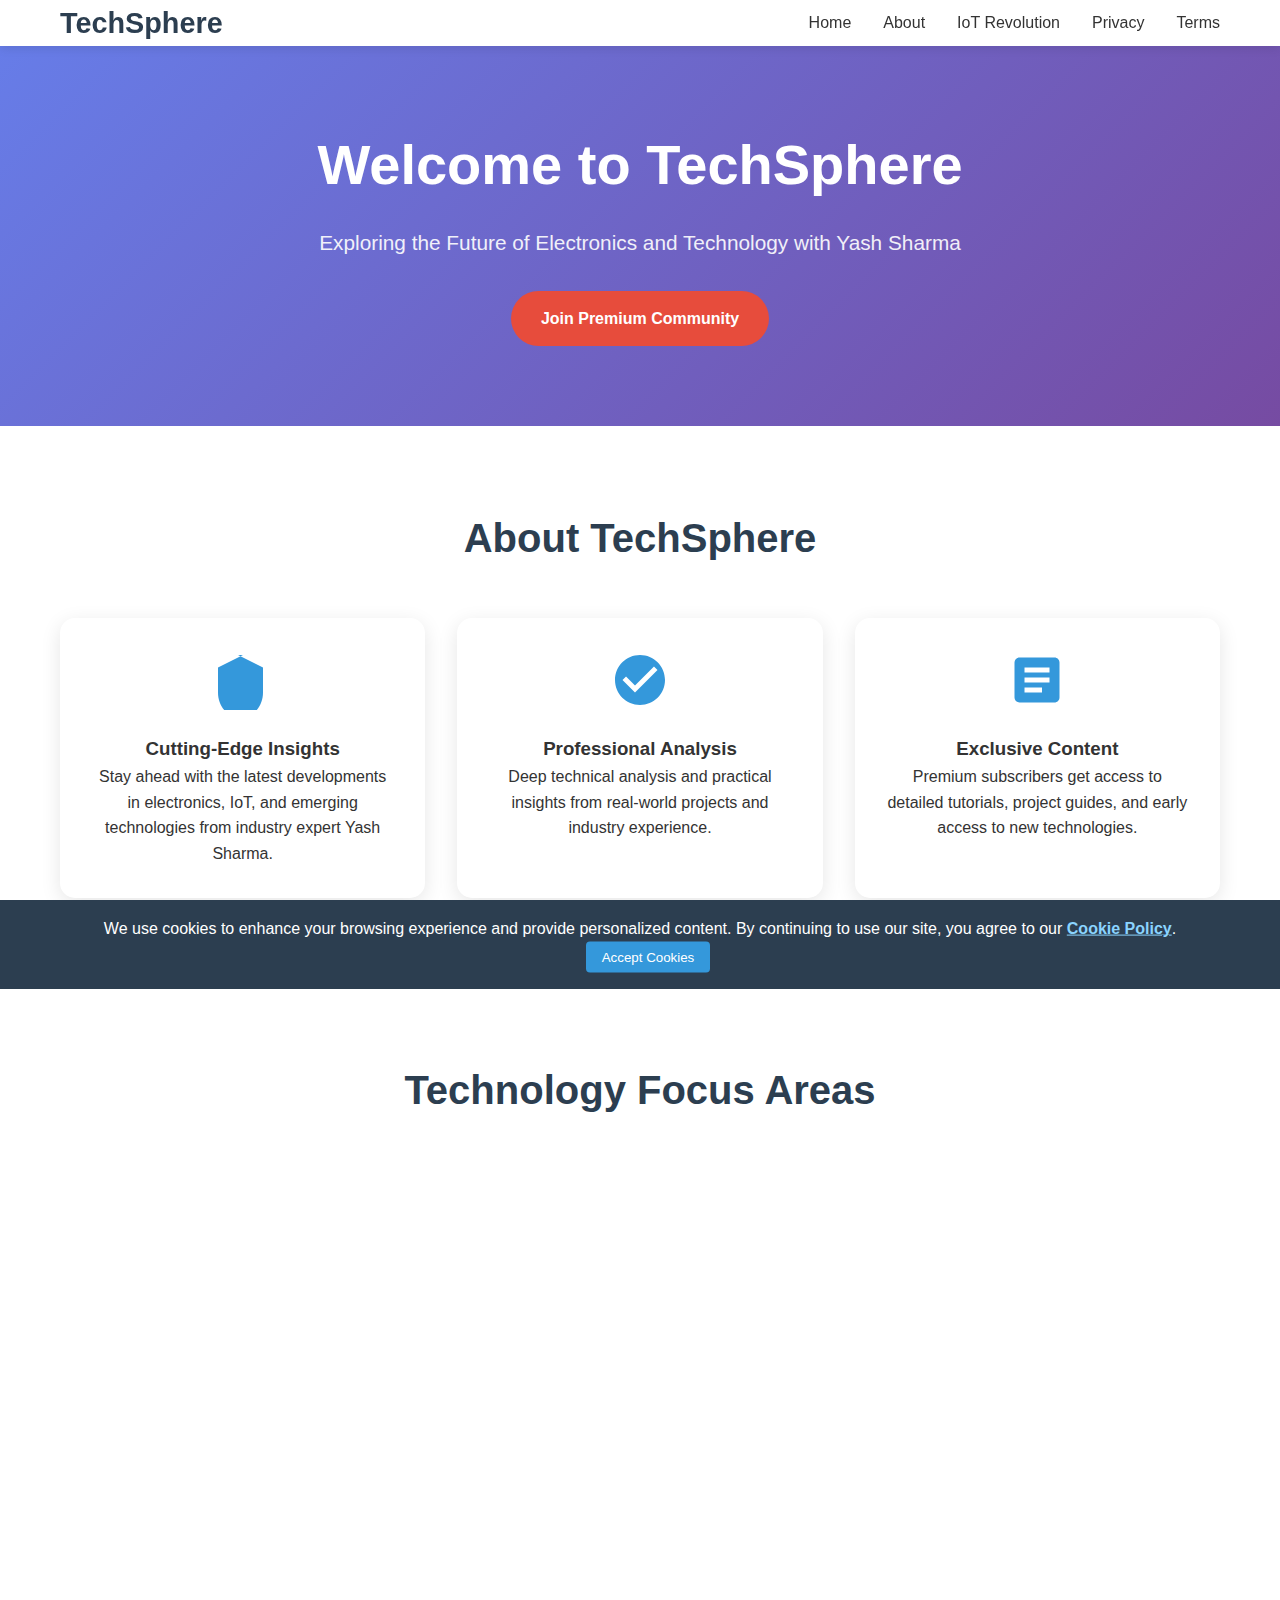
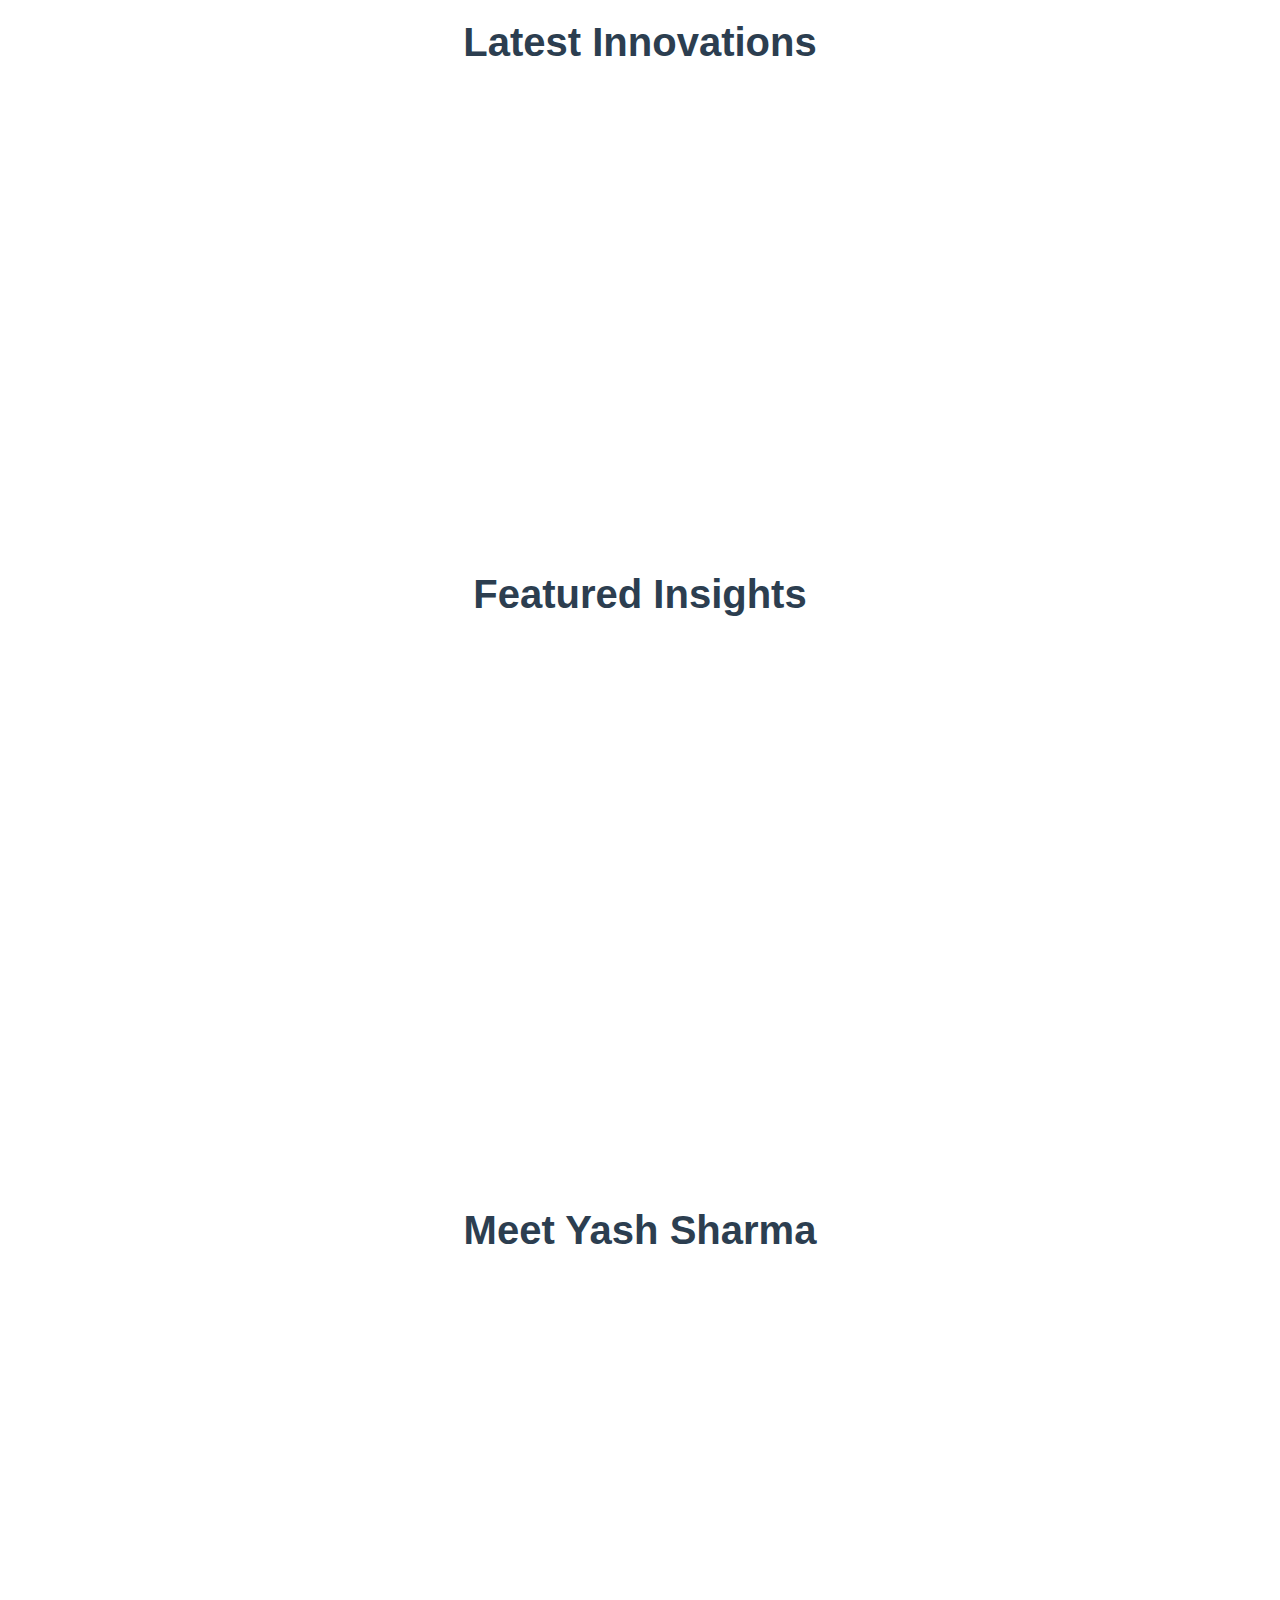
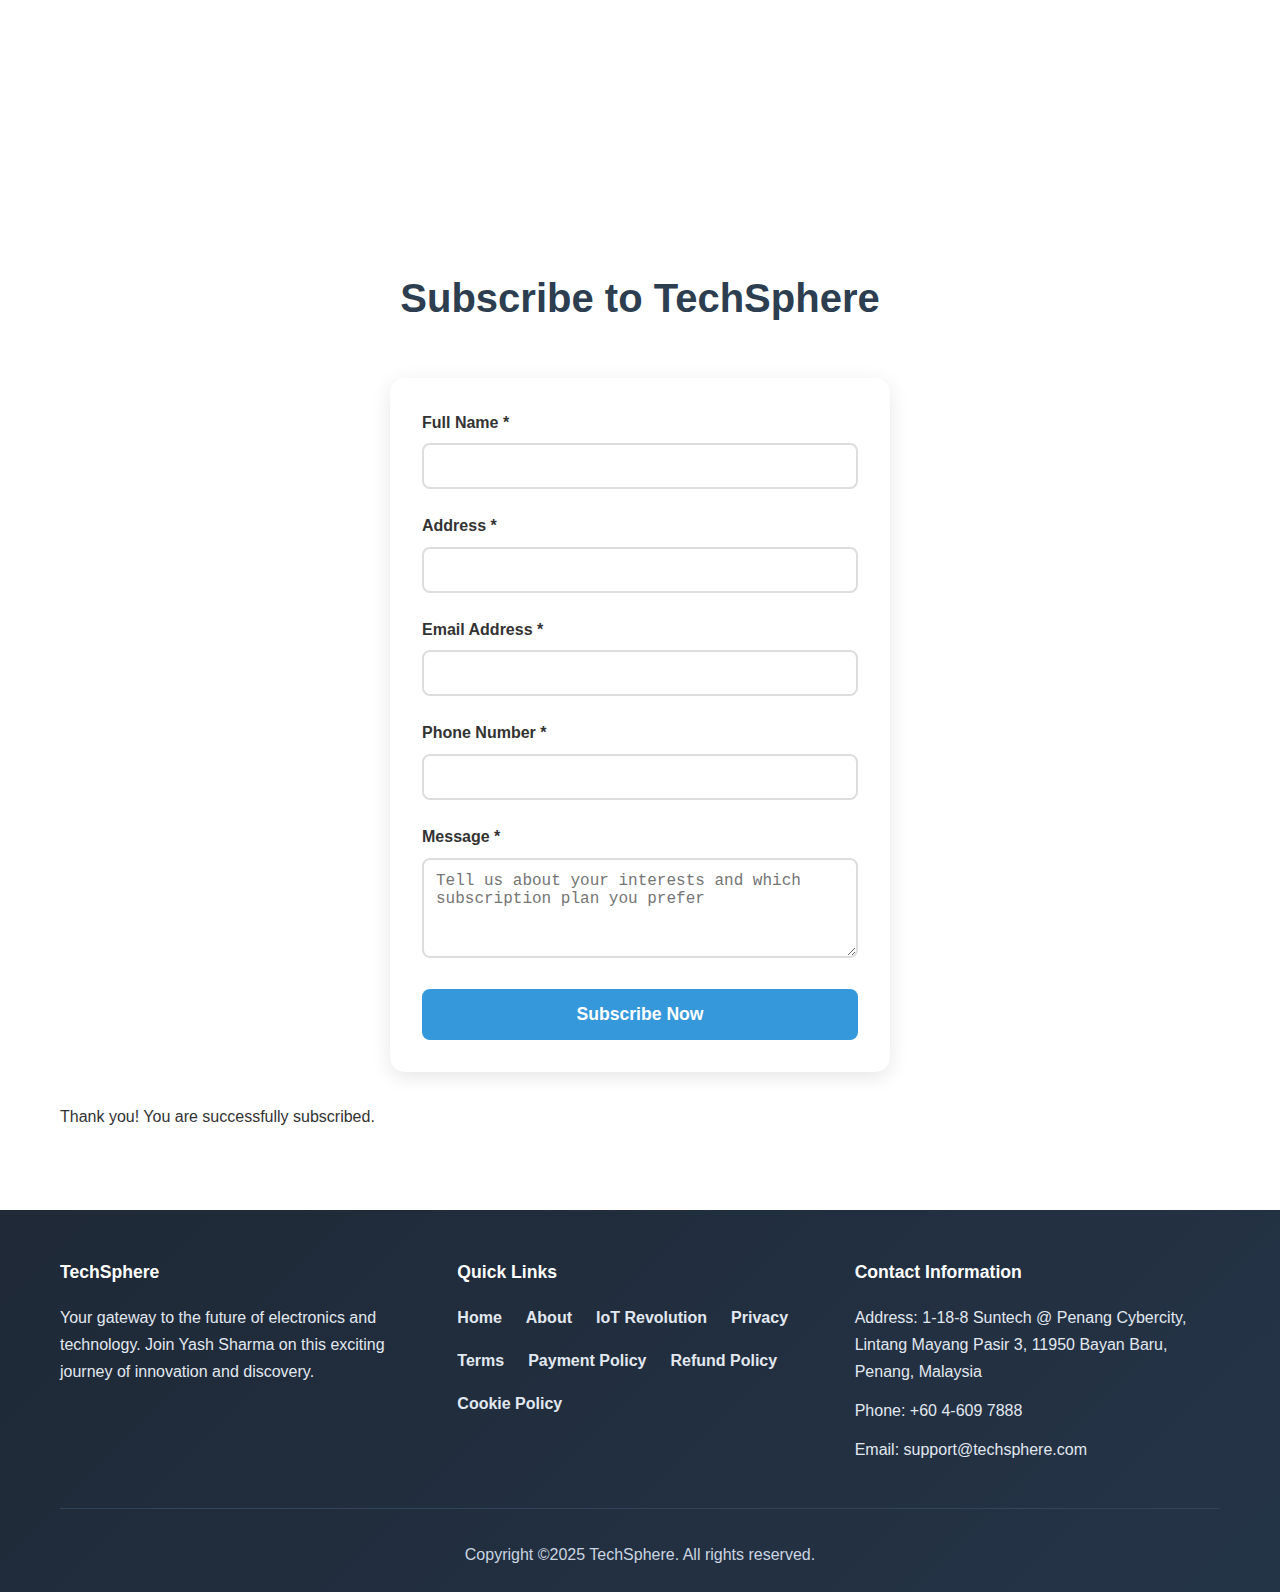
<file: index.html>
<!DOCTYPE html>
     <HTML lang="en">
   <head>
   <!-- NOTE: don't remove this block -->
   <meta charset="UTF-8">
  <META name="viewport" content="width=device-width, initial-scale=1.0">
<title data-state="">TechSphere  	    	  	 -	 	      Electronics	 &    	Technology 	  Insights  by 	 	 		 Yash   	      	 Sharma</title>
        <meta name="description" content="Explore cutting-edge electronics and technology insights with Yash Sharma. Professional resource covering IoT, embedded systems, AI, robotics and latest innovations.">
     <meta name="keywords" content="electronics, technology, IoT, embedded systems, AI, robotics, tech insights, Yash Sharma, innovation, gadgets">
   <link rel="stylesheet" href="assets/css/style.css">
        <link rel="icon" type="image/x-icon" href="favicon.ico">
  <!-- FIXME: doesn't work in IE -->
       </head>
      <body>
     <header>
 <nav class="container" data-index="">
<a href="index.html" class="logo" target="_self">TechSphere</a>

       <UL class="nav-menu" data-key="">
    <!-- TODO: add error handling -->
       <li><a href="index.html" rel="noopener">Home</a></li>
       <li><a href="about.html" data-flag="">About</a></li>

   <!-- INFO: used in mobile version -->
    <li><a href="iot-revolution.html" data-key="">IoT		    Revolution</a></li>

  <li data-id=""><a href="privacy.html">Privacy</a></li>
<!-- WARNING: don't change order -->
  <LI><a href="terms.html" target="_self">Terms</a></LI>

   <!-- FIXME: temporary solution -->
     </ul>
   <!-- REFACTOR: rewrite later -->
       <DIV class="mobile-menu-toggle">
 <span role="text"></SPAN>
 <span role="text"></span>
    <SPAN role="text" data-id=""></span>
     </DIV>
   <!-- TODO: refactor this block -->
    </nav>
    </HEADER>

 <section class="hero">
  <DIV class="container">
  <h1>Welcome   	  	 	  	  to    	  	  	 	TechSphere</h1>
    <p>Exploring          		  the 		 	 	   	Future  		 of	    	Electronics  	 	    	 and 	Technology	 		    with			     	Yash     	 	Sharma</p>
   <A href="#subscription-form" class="cta-button" rel="noopener">Join    Premium 	        Community</a>
        </div>

        </section>

   <section class="section">

        <div class="container">
    <!-- OPTIMIZE: bottleneck -->
 <H2 class="section-title">About     TechSphere</h2>
   <!-- WARNING: don't change order -->
   <DIV class="features-grid" data-key="">
 <!-- TODO: optimize query -->
      <div class="feature-card">
   <svg class="feature-icon" viewBox="0 0 24 24">

    <!-- TODO: add validation -->
   <path d="M12 2L2 7v10c0 5.55 3.84 9.74 9 11 5.16-1.26 9-5.45 9-11V7l-10-5z"/>
   </svg>
 <!-- TODO: add validation -->
 <h3>Cutting-Edge     Insights</h3>

   <p data-value="">Stay  ahead	 	  	 		     	with	 	 	  the	       	   latest	    	 	  	developments   	  		     in		  	  	 	 electronics, 	   	  	 	IoT,	 		  	 			 	 and 	   	emerging 	  			  	  	 	technologies 			  	  	  from      industry		  	  	expert 		 	 Yash      	 	   Sharma.</p>
        </div>
    <div class="feature-card">
 <SVG class="feature-icon" viewBox="0 0 24 24">
       <path d="M12 2C6.48 2 2 6.48 2 12s4.48 10 10 10 10-4.48 10-10S17.52 2 12 2zm-2 15l-5-5 1.41-1.41L10 14.17l7.59-7.59L19 8l-9 9z"/>
<!-- REFACTOR: rewrite later -->
        </SVG>
 <!-- TODO: refactor this block -->
<h3>Professional   	  	   Analysis</H3>
 <p>Deep   	   		 	 technical 	 	 	   	analysis 	 	  	      and 	     	 practical   	      	 	 	insights  		  		 	 	 from     		   real-world    projects	 	  		   and	  	   			industry 	  	 			   	experience.</P>
       </DIV>

<!-- experimental feature -->
   <div class="feature-card" role="presentation">
 <!-- REFACTOR: rewrite later -->
       <SVG class="feature-icon" viewBox="0 0 24 24">
  <!-- FIXME: doesn't work in IE -->
     <path d="M19 3H5c-1.1 0-2 .9-2 2v14c0 1.1.9 2 2 2h14c1.1 0 2-.9 2-2V5c0-1.1-.9-2-2-2zm-5 14H7v-2h7v2zm3-4H7v-2h10v2zm0-4H7V7h10v2z"/>

      </SVG>
 <h3>Exclusive  	  	 Content</h3>
 <!-- TODO: improve performance -->
  <p data-index="">Premium 	   	  subscribers	      get  access      		 to    		        detailed 			 		 	 	   tutorials,     	  project   		    guides,	   	  	   and  		 	   			early		  		     	access		to          new	    technologies.</p>

  <!-- NOTE: don't remove this block -->
    </div>
   </div>
 </div>
</section>

    <section class="section">
    <!-- IMPORTANT: API synchronization -->
    <div class="container" role="presentation">
<h2 class="section-title">Technology   Focus	 Areas</h2>
  <div class="features-grid">
<!-- experimental feature -->
       <div class="feature-card">
<SVG class="feature-icon" viewBox="0 0 24 24" data-key="">
<!-- NOTE: important for SEO -->
     <path d="M4 6H2v14c0 1.1.9 2 2 2h14v-2H4V6zm16-4H8c-1.1 0-2 .9-2 2v12c0 1.1.9 2 2 2h12c1.1 0 2-.9 2-2V4c0-1.1-.9-2-2-2zm-1 9H9V9h10v2zm-4 4H9v-2h6v2zm4-8H9V5h10v2z"/ data-key="">
<!-- TODO: optimize query -->
        </svg>
<!-- REVIEW: needs code review -->
     <h3>Internet  	of 	     	 Things  (IoT)</h3>
       <p>Explore   	 	 	      connected  devices,	       smart 	 			 		 home  	 	  	  	    	systems,   	 	industrial	   	  IoT 	   	 	 	     	applications,	       		   and 	sensor   		 		      	 networks 	    	    	 that	 			   		 are  	      			  transforming   our  world.</P>
      </div>
     <div class="feature-card" aria-hidden="false">

    <!-- FIXME: doesn't work in IE -->
      <svg class="feature-icon" viewBox="0 0 24 24" data-temp="">

  <PATH d="M9 12l2 2 4-4m6 2a9 9 0 11-18 0 9 9 0 0118 0z"/>
    </svg>
 <h3 data-value="">Embedded   	  	   		Systems</h3>

<p>Deep	  dive    	  		into  				  microcontrollers,	    	   		 	  ARM    	 	  		processors,       	real-time   		   		 systems, 			  	    and	 	    	 	 embedded  	   software 		 development		 techniques.</P>
      </div>
  <!-- FIXME: workaround, need to rewrite -->
   <DIV class="feature-card">
      <svg class="feature-icon" viewBox="0 0 24 24">
        <path d="M12 2l3.09 6.26L22 9.27l-5 4.87 1.18 6.88L12 17.77l-6.18 3.25L7 14.14 2 9.27l6.91-1.01L12 2z"/>
  </svg>

 <!-- NOTE: important for SEO -->
       <h3>Artificial     	Intelligence</h3>

  <!-- TODO: optimize query -->
   <p>AI 	  	 	 hardware  		     	 acceleration,  			  	machine     	learning    		  		 	on  			 edge	   	 	   	devices,       neural	  	 	   networks, 	and 	  	    		  AI-powered		 	        	 electronics.</p>

      </div>
 <!-- TODO: add caching -->
    </div>
 <!-- TODO: add error handling -->
 </div>
     </section>
 <!-- TODO: add caching -->

  <section class="section">
      <div class="container">
       <H2 class="section-title">Latest 		 Innovations</h2>
<div class="features-grid">

  <!-- REFACTOR: rewrite later -->
  <div class="feature-card">
   <!-- REFACTOR: rewrite later -->
   <SVG class="feature-icon" viewBox="0 0 24 24">
       <path d="M12 2C6.48 2 2 6.48 2 12s4.48 10 10 10 10-4.48 10-10S17.52 2 12 2zm-1 17.93c-3.94-.49-7-3.85-7-7.93 0-.62.08-1.21.21-1.79L9 15v1c0 1.1.9 2 2 2v1.93zm6.9-2.54c-.26-.81-1-1.39-1.9-1.39h-1v-3c0-.55-.45-1-1-1H8v-2h2c.55 0 1-.45 1-1V7h2c1.1 0 2-.9 2-2v-.41c2.93 1.19 5 4.06 5 7.41 0 2.08-.8 3.97-2.1 5.39z"/>
   <!-- INFO: used in mobile version -->
 </SVG>
<h3>Quantum	   	Computing</h3>
       <p>Exploring   	 quantum  	processors,  quantum 	 	algorithms,  and        			 the	    	 	 	 future      	 	of     	     	   computing  	   	      beyond		       	 	 traditional  silicon.</p>
    <!-- IMPORTANT: API synchronization -->
       </div>
     <DIV class="feature-card">
       <svg class="feature-icon" viewBox="0 0 24 24" data-id="">
       <path d="M12 2l3.09 6.26L22 9.27l-5 4.87 1.18 6.88L12 17.77l-6.18 3.25L7 14.14 2 9.27l6.91-1.01L12 2z"/>
    <!-- legacy code, don't touch -->
      </svg>
      <H3>5G  	   	 &   Beyond</h3>

 <p>Next-generation   	  	   wireless 		 	 technologies,   					network	 	   			       infrastructure,       	      and 	   communication    	  		  	  protocols 	shaping  	  connectivity.</P>
   <!-- TODO: add caching -->
</div>
    <!-- TODO: improve performance -->
   <div class="feature-card">
    <!-- WARNING: don't change order -->
        <SVG class="feature-icon" viewBox="0 0 24 24">

   <!-- TODO: optimize query -->
   <path d="M12 2C6.48 2 2 6.48 2 12s4.48 10 10 10 10-4.48 10-10S17.52 2 12 2zm-2 15l-5-5 1.41-1.41L10 14.17l7.59-7.59L19 8l-9 9z"/>

 <!-- TODO: check compatibility -->
      </svg>

   <!-- TODO: optimize query -->
 <h3>Green   	 	Technology</h3>

   <p>Sustainable  	     		   	electronics, 	 		 renewable    	    	    energy	 	  	     	systems,    	     and   	 	eco-friendly       manufacturing   processes  	   	      for         	a   	  better  	 	 	 	  	    future.</p>
<!-- TODO: add caching -->
     </DIV>
</div>
</div>
   <!-- OPTIMIZE: bottleneck -->
       </SECTION>

 <section class="section" data-index="">
 <!-- WARNING: don't change order -->
      <div class="container">
     <h2 class="section-title">Featured   	      	 	  Insights</h2>
       <div class="blog-grid">
  <article class="blog-card" data-index="">
    <img src="assets/img/1.webp" alt="IoT Revolution" data-index="">
      <DIV class="blog-card-content">
    <h3>The     	  	  	IoT  	   		  	Revolution:	 	    	   	Connecting  	 	      Everything</H3>
  <p>Discover    	 how  	          Internet	    	   of 	     Things 	  	 is    	   	  	transforming 		  	  	  	 	 industries 	from    		 	    			 healthcare	    to 	 	   	   	   manufacturing,	 		   creating 	 smarter    	    	 	  cities		        and		  more	  		   efficient   	 	systems.</P>
 <!-- TODO: add error handling -->
 <a href="iot-revolution.html" class="read-more" target="_self">View Insight</a>
       </div>
   </article>
  </div>
    <!-- experimental feature -->
   </div>
<!-- OPTIMIZE: bottleneck -->
      </section>

 <section class="section">
    <div class="container">
    <h2 class="section-title">Meet  	Yash          	Sharma</h2>
        <div class="features-grid" role="presentation">
     <div class="feature-card" aria-hidden="false">
     <img src="assets/img/hero.webp" alt="Yash Sharma" style="width: 120px; height: 120px; border-radius: 50%; object-fit: cover; margin: 0 auto 1rem;">
  <h3>Electronics  	 Engineer     	     &	 Tech   		 	     Innovator</h3>
    <!-- NOTE: important for SEO -->
   <p>With      over	  	   8 years		     				    of  		   	      experience	      	 in		      		embedded		    systems  		and   IoT   	 	 development,	    	       	Yash  	       Sharma 	  brings     	 deep  	  		   technical 	  	  	   	 expertise    	  	and     	 	  practical    			 insights    to	 TechSphere.</P>
    <!-- NOTE: don't remove this block -->
     </DIV>
<!-- REVIEW: needs code review -->
<div class="feature-card">
 <svg class="feature-icon" viewBox="0 0 24 24">
  <path d="M12 2C6.48 2 2 6.48 2 12s4.48 10 10 10 10-4.48 10-10S17.52 2 12 2zm-2 15l-5-5 1.41-1.41L10 14.17l7.59-7.59L19 8l-9 9z"/>
   <!-- TODO: add validation -->
   </svg>
 <h3 data-key="">Industry  	  	    Recognition</h3>
 <!-- OPTIMIZE: bottleneck -->
      <p>Featured	 	 	 			     	speaker  		  	      	  at    major   tech	   conferences, 	     	 		   	 published  	researcher,   	   	 	 		and  		       consultant    	    for  	leading      		  	electronics    companies    	   across			 		Asia 	    		   and   			   	 globally.</p>
<!-- WARNING: don't change order -->
  </div>
       <div class="feature-card">
   <img src="assets/img/3.webp" alt="Yash Sharma at Conference" style="width: 120px; height: 120px; border-radius: 50%; object-fit: cover; margin: 0 auto 1rem;" decoding="async">
    <h3>Community  		 	       	 	Leader</h3>
    <!-- FIXME: doesn't work in IE -->
    <p>Active		    	 	  	mentor	    in   		 	the 	 		      tech			      community,			          helping  		  	 	 startups  	and   		 engineers 	    	   	     navigate		 		 	  	   	the		          	 complex 	  world 		       	of         modern	 electronics	 	  	and   	    			   emerging	  	   	  	 		technologies.</p>
       </DIV>

    </div>
</div>
    </section>

      <!-- Tariff/pricing section temporarily hidden; remove comment markers to restore -->
      <!--
      <section class="section pricing-section" id="subscription">
        <div class="container" aria-hidden="false">
          <h2 class="section-title">Premium Subscription Plans</h2>
          <div class="pricing-cards" aria-hidden="false">
            <div class="pricing-card">
              <h3>Basic Access</h3>
              <div class="price">RM299<span>/month</span></div>
              <ul class="features-list">
                <li>Weekly tech briefings</li>
                <li>Basic project tutorials</li>
                <li>Community forum access</li>
                <li>Email newsletter</li>
              </ul>
              <a href="#subscription-form" class="cta-button">Subscribe Now</a>
            </div>
            <div class="pricing-card featured">
              <h3>Professional</h3>
              <div class="price" data-state="">RM599<span role="text">/month</span></div>
              <ul class="features-list">
                <li data-index="">All Basic features</li>
                <li>Advanced project guides</li>
                <li>Live Q&A sessions</li>
                <li>Source code access</li>
                <li>Early access to content</li>
              </ul>
              <a href="#subscription-form" class="cta-button" data-key="">Subscribe Now</a>
            </div>
            <div class="pricing-card" data-flag="">
              <h3>Enterprise</h3>
              <div class="price" aria-hidden="false">RM999<span data-state="">/month</span></div>
              <ul class="features-list">
                <li>All Professional features</li>
                <li>One-on-one consultations</li>
                <li>Custom project reviews</li>
                <li>Priority support</li>
                <li data-flag="">Exclusive webinars</li>
              </ul>
              <a href="#subscription-form" class="cta-button">Subscribe Now</a>
            </div>
          </div>
        </div>
      </section>
      -->

 <section class="section" id="subscription-form">
<!-- INFO: used in mobile version -->
        <div class="container">
    <h2 class="section-title">Subscribe	         	   to  TechSphere</h2>
     <FORM class="subscribe-form" action="#" method="post">
      <div class="form-group" aria-hidden="false">
<!-- TODO: check compatibility -->
<label for="name">Full   Name   			  *</label>
  <!-- TODO: add validation -->
  <input type="text" id="name" name="name" required data-type="">
  <!-- INFO: used in mobile version -->
  </div>
       <DIV class="form-group">
       <label for="address" data-key="">Address 	 		*</label>

   <!-- NOTE: don't remove this block -->
    <input type="text" id="address" name="address" required data-id="">
    </div>
        <div class="form-group">
  <LABEL for="email">Email  	    	  	  Address		   	 		   *</label>
<input type="email" id="email" name="email" required>
     </div>
<div class="form-group" data-flag="">
<!-- TODO: fix display bug -->
  <label for="phone">Phone	        Number	 	 	 		*</label>
     <input type="tel" id="phone" name="phone" required>
 </div>

 <!-- WARNING: don't change order -->
     <div class="form-group">
     <LABEL for="message">Message   *</label><textarea id="message" name="message" rows="4" required placeholder="Tell us about your interests and which subscription plan you prefer"></textarea></DIV>
    <!-- OPTIMIZE: bottleneck -->
        <BUTTON type="submit" class="submit-btn" tabindex="0">Subscribe	 		          Now</BUTTON>

       </form>
       <div class="form-success" id="subscribeSuccess" role="status" aria-live="polite">
         Thank you! You are successfully subscribed.
       </div>
</div>
 <!-- REVIEW: needs code review -->
        </section>
    <!-- WARNING: don't change order -->

  <footer>
       <div class="container">
        <div class="footer-content">

   <div class="footer-section">
  <!-- NOTE: don't remove this block -->
  <h3>TechSphere</h3>
  <p>Your  		 	 		  	   gateway 	  	  	   to    the  future	 of 	  	electronics  	   		 	   and 	technology.	  	  		Join    		 	     Yash   	  Sharma    on 	 	  	 	 	 this 	 exciting	        journey  	     of  	  	     		 innovation      and  	 discovery.</P>

    </div>
     <div class="footer-section">
      <h3>Quick   Links</H3>
    <ul class="footer-nav">
<LI><a href="index.html" data-state="">Home</a></li>
   <!-- TODO: add error handling -->
<li><a href="about.html" rel="noopener">About</a></li>
       <li><A href="iot-revolution.html">IoT      	Revolution</A></li>
  <li><a href="privacy.html" target="_self">Privacy</A></li>
       <li><a href="terms.html">Terms</a></li>
       <li><a href="payment-policy.html">Payment Policy</a></li>
       <li><a href="refund-policy.html">Refund Policy</a></li>
       <li><a href="cookie-policy.html">Cookie Policy</a></li>
  <!-- NOTE: don't remove this block -->
       </ul>

        </div>
 <div class="footer-section" role="presentation">
  <!-- TODO: refactor this block -->
     <h3>Contact         	  	Information</h3>
<p data-type="">Address: 1-18-8 Suntech @ Penang Cybercity, Lintang Mayang Pasir 3, 11950 Bayan Baru, Penang, Malaysia</p>
<!-- TODO: optimize query -->
     <P>Phone:     	 	 +60 4-609 7888</p>
   <P>Email:   support@techsphere.com</p>

    <!-- TODO: add validation -->
      </div>
   </div>
<!-- TODO: improve performance -->
 <DIV class="copyright">
      <p>Copyright		 	  ©2025          		  	 TechSphere.	 All   	     		 rights    		reserved.</p>

   <!-- TODO: optimize query -->
       </DIV>
  </div>

 </footer>
 <!-- IMPORTANT: API synchronization -->

       <div class="cookie-banner" id="cookieBanner">
   <!-- TODO: add caching -->
     <div class="container" aria-hidden="false">

     <p>We use cookies to enhance your browsing experience and provide personalized content. By continuing to use our site, you agree to our <a href="cookie-policy.html">Cookie Policy</a>.</p>

      <button onclick="acceptCookies()">Accept		  		  	 Cookies</button>
      </div>
</div><script src="assets/js/script.js"></script>       </body>
<!-- TODO: refactor this block -->
   </HTML>
</file>
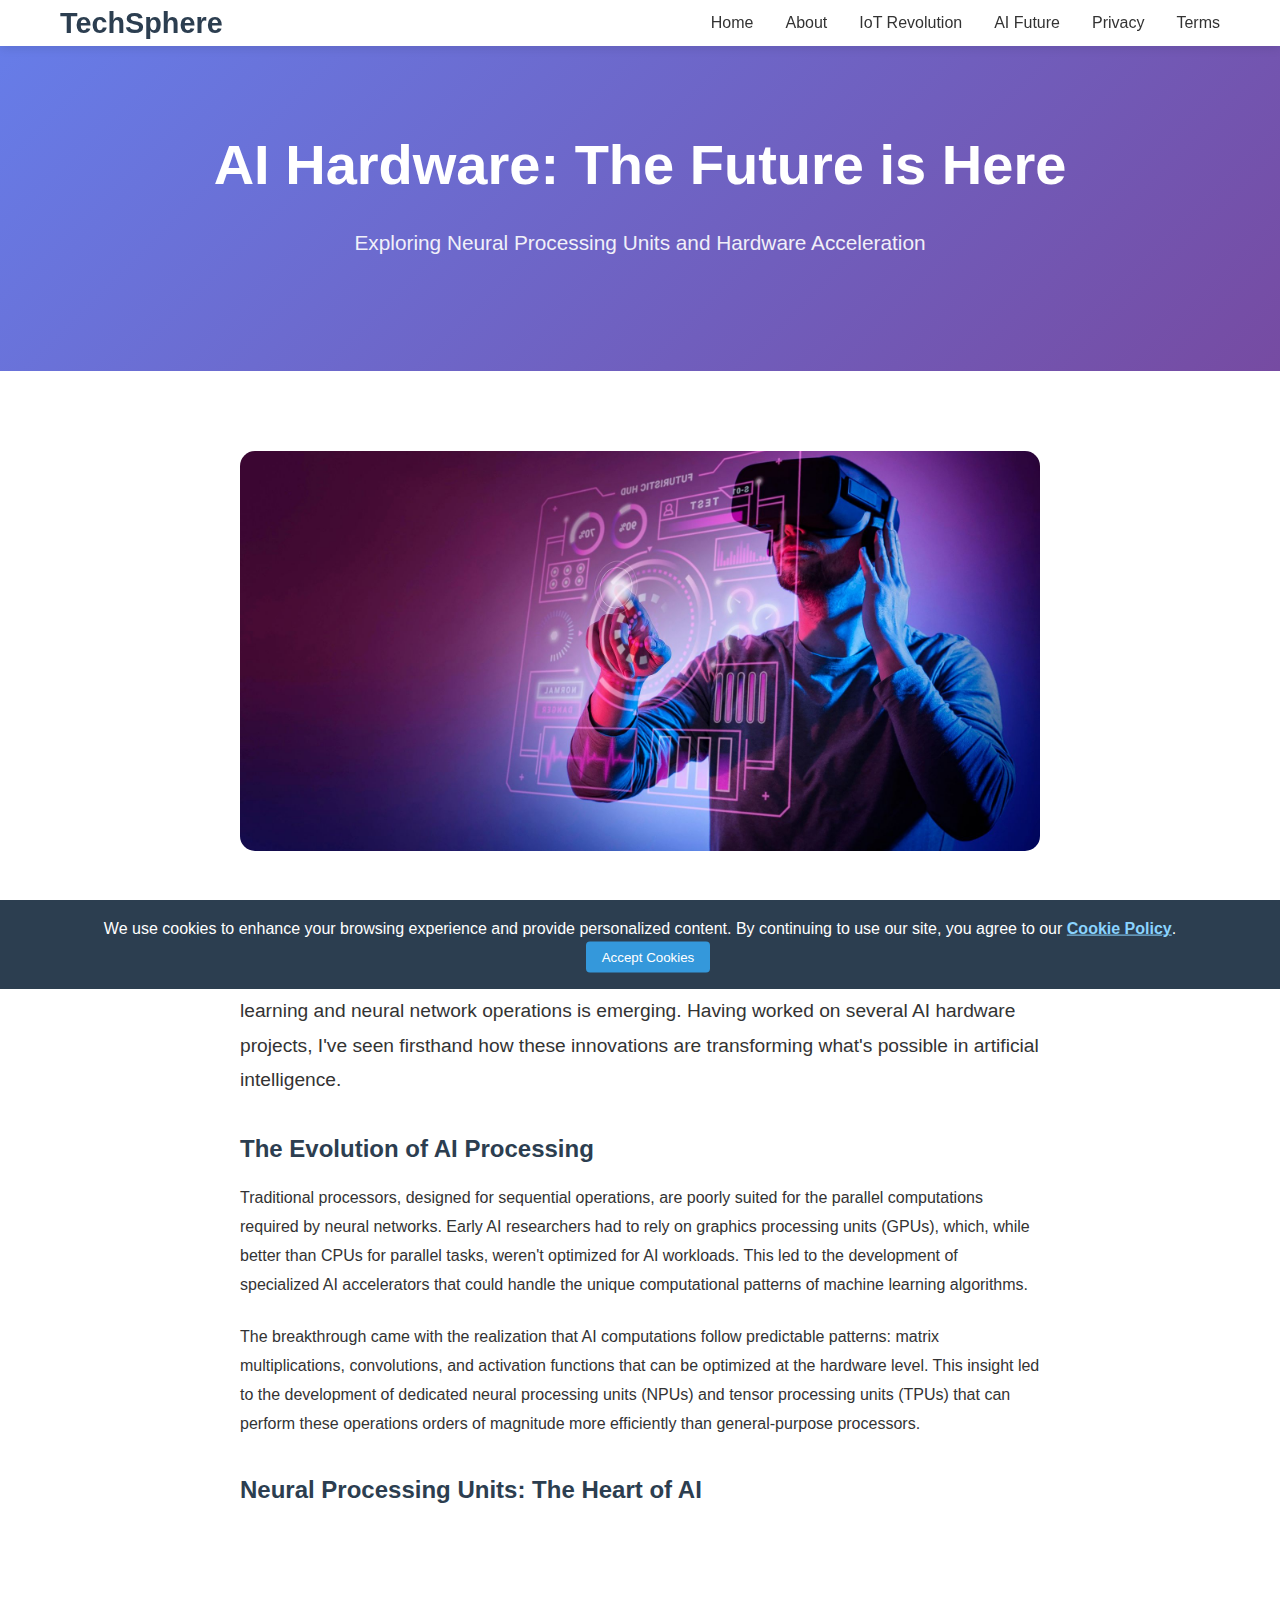
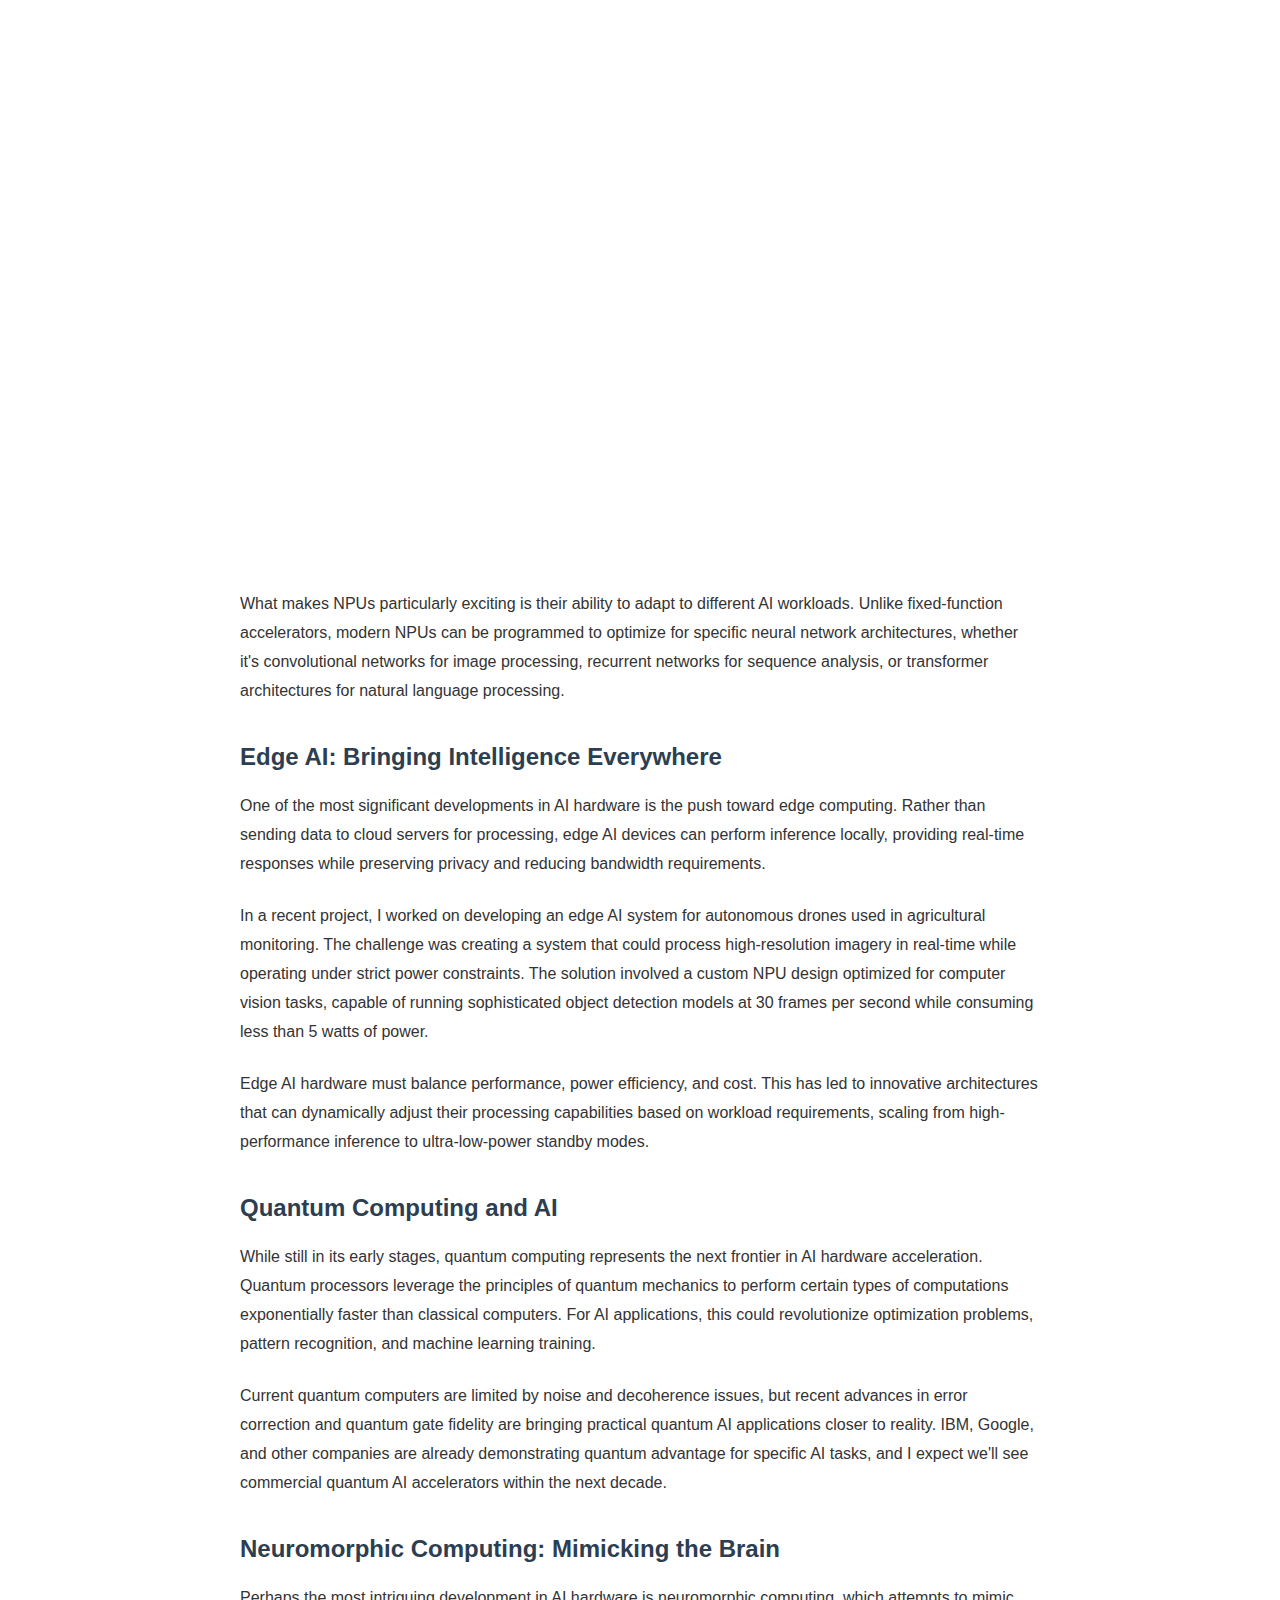
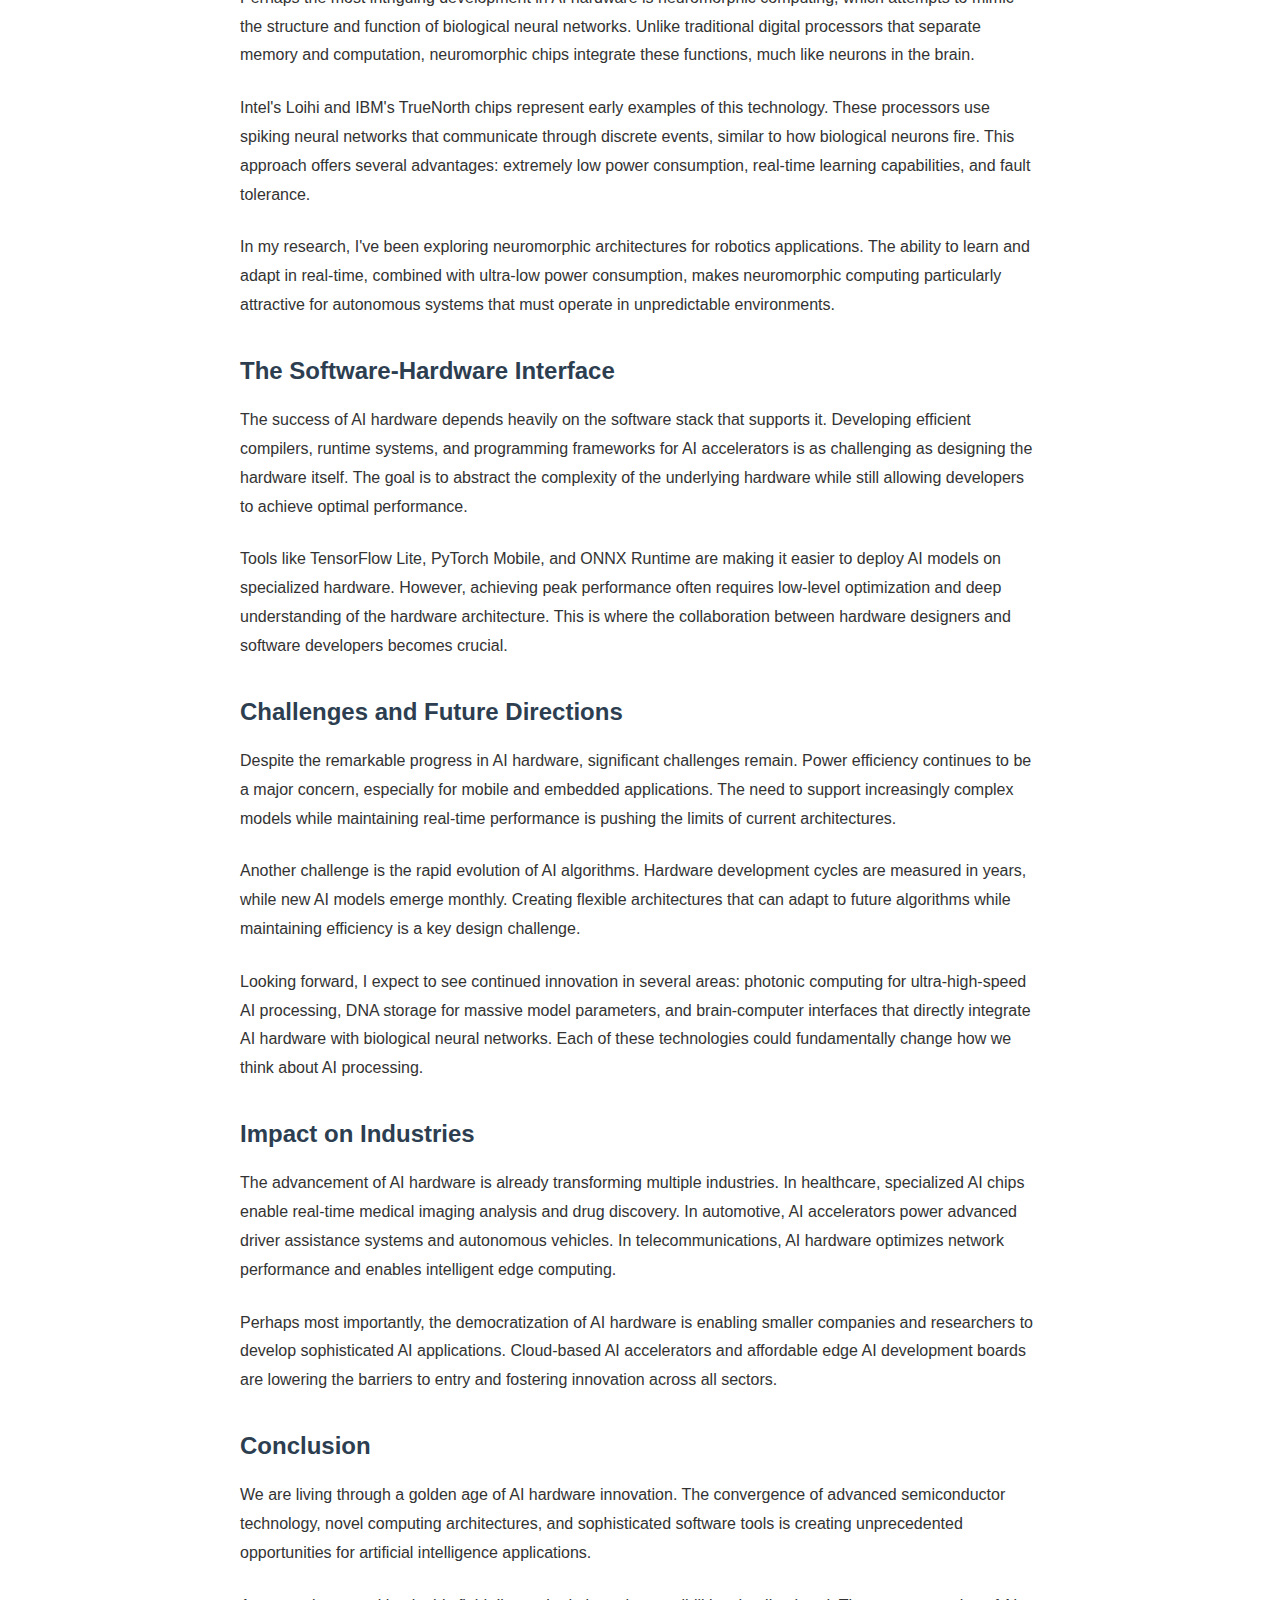
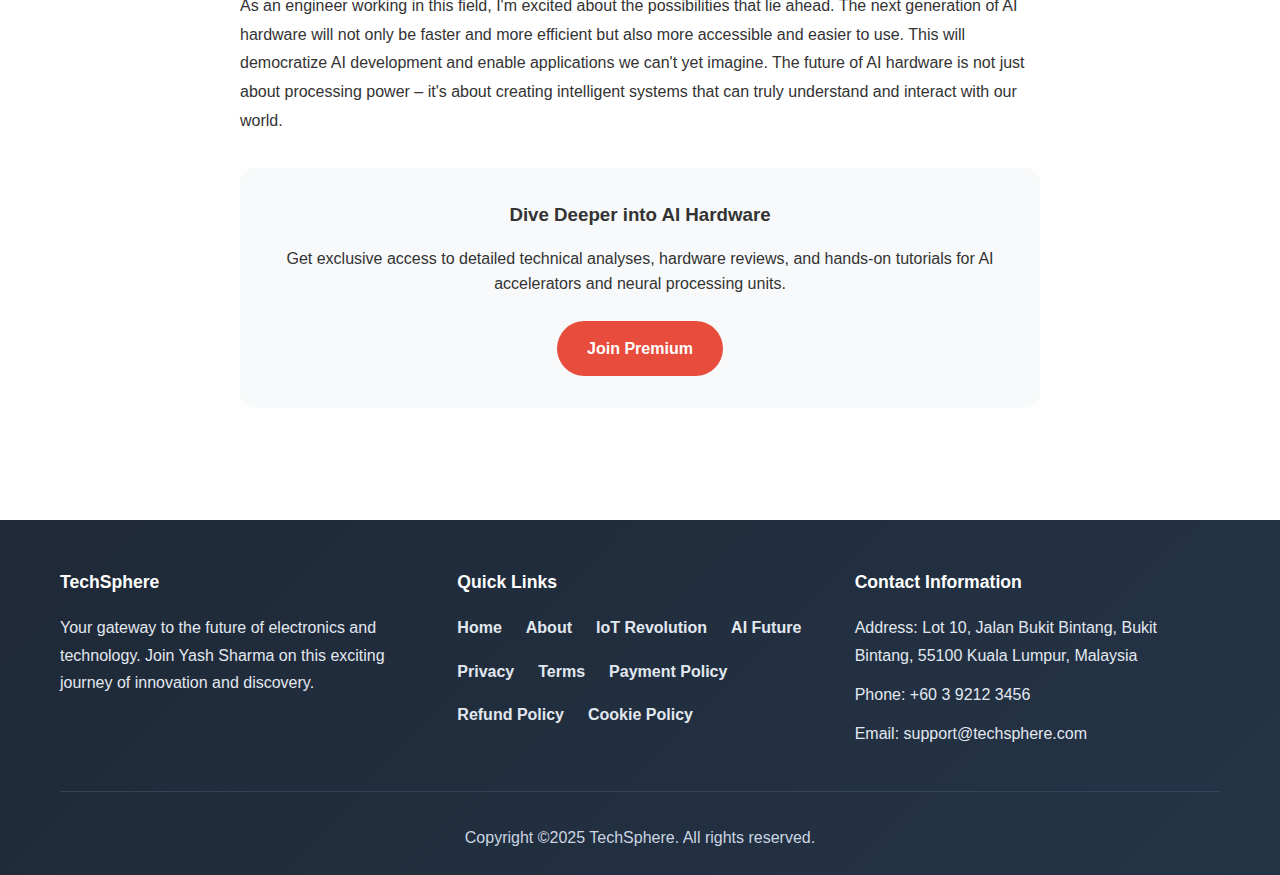
<file: ai-future.html>
<!DOCTYPE html>
    <!-- INFO: used in mobile version -->
        <html lang="en">
      <head>
   <meta charset="UTF-8">
<!-- OPTIMIZE: bottleneck -->
      <meta name="viewport" content="width=device-width, initial-scale=1.0">
<title>AI     	 	  	Hardware:     	  	 	 The  		    	  Future      	  	     is	  		  Here  		  -	 		 		  TechSphere	 	 	 by           	 Yash        	  Sharma</title>
  <!-- OPTIMIZE: bottleneck -->
 <meta name="description" content="Discover the latest developments in AI chips, neural processing units, and hardware acceleration powering the AI revolution. Expert insights from Yash Sharma.">
        <meta name="keywords" content="AI hardware, neural processing units, AI chips, machine learning acceleration, edge AI, artificial intelligence, Yash Sharma">

 <!-- IMPORTANT: API synchronization -->
  <link rel="stylesheet" href="assets/css/style.css">
        <link rel="icon" type="image/x-icon" href="favicon.ico" data-state="">
 <!-- legacy code, don't touch -->
  </head>
<!-- TODO: add caching -->
    <body>

<!-- FIXME: doesn't work in IE -->
        <header>
<!-- REVIEW: needs code review -->
     <NAV class="container">
    <a href="index.html" class="logo">TechSphere</a>
   <ul class="nav-menu" data-index="">
     <li data-value=""><a href="index.html">Home</A></LI>
      <li><a href="about.html">About</a></li>

    <li><a href="iot-revolution.html">IoT	     	  			 	Revolution</a></li>
 <LI><a href="ai-future.html">AI	 	 		    Future</a></li>
    <li data-id=""><a href="privacy.html">Privacy</a></li>
       <LI><a href="terms.html">Terms</a></li>
       </UL>
 <!-- WARNING: don't change order -->
      <div class="mobile-menu-toggle">

  <span></span>
    <!-- IMPORTANT: API synchronization -->
   <span data-value=""></span>

  <!-- legacy code, don't touch -->
  <span role="text" data-id=""></span>
   </div>
       </NAV>
    <!-- TODO: check compatibility -->
</header>


     <section class="hero">
<div class="container" data-value="">
<h1>AI 	  Hardware:  	 		  The	   	     	Future	  	    	  		   is	 	Here</h1>
  <P>Exploring  Neural	 		   Processing       Units 	 and 	Hardware    			     Acceleration</P>
  </div>
        </section>

<section class="section">
  <div class="container" aria-hidden="false">
 <!-- TODO: improve performance -->
 <div style="max-width: 800px; margin: 0 auto;">
 <img src="assets/img/2.webp" alt="AI Hardware" style="width: 100%; height: 400px; object-fit: cover; border-radius: 15px; margin-bottom: 2rem;" loading="lazy">
                
<p style="font-size: 1.2rem; line-height: 1.8; margin-bottom: 2rem;">The		artificial    	  	 	 		intelligence	 	  	      revolution		we're 	    witnessing	 	today    		      wouldn't  		   	be	     	 	     	 possible  	   	without		   the  remarkable   	 	  	advances 	 	  	      in	       		 	specialized 		hardware.  	     		 	 	 As     	   		      traditional 	 	    	  CPU   architectures  		  	 	 reach  	   their 	    limits	  	for		 	        	 	AI   	 	 	 workloads,   	 	 	     	  a   	    new 	 	  		generation  	   	of  		   	  	processors   		 	 	 designed  	       	 	   specifically     	 	 		for 	    	 machine   	 	  		 	 learning  	and    neural  network 			  operations 	   		is 		  	    	 emerging.	       Having    		worked	    	on		 	     		  	several    		  	 	  AI	           hardware  projects, 		    I've   		    	seen           firsthand   how	     		   	 	these	 	 	innovations  	    	   	 	are   transforming 		 	  what's	     	 		 possible 	 in 	artificial  	 	 			 	   	intelligence.</P>

  <h2 style="color: #2c3e50; margin: 2rem 0 1rem;">The   	Evolution    of	        	 AI   	  Processing</h2>
  <p style="line-height: 1.8; margin-bottom: 1.5rem;">Traditional      			processors, 	  	  	  	designed	  for       sequential				 	   	    	operations,	      	   	   are		          poorly 		   	suited 	    	 for      the      	 	   	parallel 	    	 computations   	         	required 	 	     	    	 by		 neural 	    	 	 	   	networks.    Early   AI		  			  	    researchers		 		had	   to 	 	  	 rely      	 on  	 	  		   	 	graphics 	  	 		 		processing     		 units	 	 	 			 	  	(GPUs),      	 which,  while 	    	  	    better  	 	       than	  	   CPUs  	for  	parallel 	tasks,  	 	   weren't   	      optimized	 		 			      	 for  	 		 AI         workloads.  		     This 	   	  	   led 	 						 	 	to				     	the   development 	 	    		 of 	   		  specialized 	   		  AI  	 		  accelerators     			that     	 could    handle	    the  	   	  		  	unique 		   computational    	  	patterns 		    of	       			   machine  		      	 	learning    	algorithms.</p>

        <p style="line-height: 1.8; margin-bottom: 2rem;" data-state="">The 	  breakthrough	         came    			   	with		   	     the   		 	  realization 		  	    	 		that     	 AI    	    computations 	 follow	 	   predictable			 patterns: 	   	matrix	      	multiplications,    	  	 	convolutions,   		  	 			  and  activation 	 		functions 	    		 that 	can   	be 	optimized 	  	 at	   	  		  	  the 	 	  		hardware  	    	 	 level.  	  	 	        This 		  	 insight 	 	    	   	 	led	  to	 	     the  	  		  development  			  	 	  of			dedicated          	 	 neural   	processing  	   		units  	 (NPUs)   	    	and 	       	 	tensor    		    processing 	   	  			units 	  			  		 	 	(TPUs)            	that 	 	 	    		can		    	perform	  				  these     operations 	orders		 of  	     magnitude     	  more   	efficiently 	    than         	  	 	 general-purpose  	 	  	  	processors.</p>


      <h2 style="color: #2c3e50; margin: 2rem 0 1rem;">Neural  	Processing    Units:   The 	  			  	   	 Heart 			 	  of  	 	   AI</h2>
                
   <div class="features-grid" style="margin: 2rem 0;">
<!-- legacy code, don't touch -->
        <div class="feature-card" role="presentation">
<svg class="feature-icon" viewBox="0 0 24 24">

    <!-- TODO: improve performance -->
     <path d="M12 2l3.09 6.26L22 9.27l-5 4.87 1.18 6.88L12 17.77l-6.18 3.25L7 14.14 2 9.27l6.91-1.01L12 2z"/>
   </svg>
     <h3>Massively	 	       	  	Parallel  	   	      		Architecture</H3>
        <p>NPUs    	 	 	 	feature   	 thousands           	 of   	 	     simple 		  	     processing  	cores   	  			   that 	 	  	 	   	can   perform    		  matrix 	   	 operations		simultaneously,      	   perfectly		    	matching 	   the   	computational	     needs	 	 	 	     of 	   neural       networks.</p>
 <!-- FIXME: temporary solution -->
     </div>
        <div class="feature-card">
   <svg class="feature-icon" viewBox="0 0 24 24">
<path d="M12 2C6.48 2 2 6.48 2 12s4.48 10 10 10 10-4.48 10-10S17.52 2 12 2zm-1 17.93c-3.94-.49-7-3.85-7-7.93 0-.62.08-1.21.21-1.79L9 15v1c0 1.1.9 2 2 2v1.93zm6.9-2.54c-.26-.81-1-1.39-1.9-1.39h-1v-3c0-.55-.45-1-1-1H8v-2h2c.55 0 1-.45 1-1V7h2c1.1 0 2-.9 2-2v-.41c2.93 1.19 5 4.06 5 7.41 0 2.08-.8 3.97-2.1 5.39z"/ data-type="">
      </SVG>

     <h3>Optimized  	      		  	Memory       Hierarchy</h3>
     <p>Advanced		 		 			 memory  	 	 	     systems      		      with	 		    high-bandwidth	 		     access  	    			 patterns     		 	  		minimize	  			data	 		       		 movement,  			      	 reducing  	      power	   		    		 	 consumption     	   	  	and		    	increasing     		    processing     speed.</p>
        </div>

<!-- TODO: optimize query -->
       <DIV class="feature-card" data-id="">
    <!-- FIXME: doesn't work in IE -->
    <svg class="feature-icon" viewBox="0 0 24 24">
<!-- NOTE: important for SEO -->
      <PATH d="M4 6H2v14c0 1.1.9 2 2 2h14v-2H4V6zm16-4H8c-1.1 0-2 .9-2 2v12c0 1.1.9 2 2 2h12c1.1 0 2-.9 2-2V4c0-1.1-.9-2-2-2zm-1 9H9V9h10v2zm-4 4H9v-2h6v2zm4-8H9V5h10v2z"/>
</svg>
   <h3>Mixed    Precision	     	Support</h3>
   <!-- TODO: check compatibility -->
   <p>Support			   	for      	  multiple		 	  	 data	   		   	types    		  		 	(FP16,	  	       	 	INT8,  BF16)   		  	    	 	allows   for optimized      performance       	 while           			maintaining	    		 	   model	  	 accuracy,          crucial  	       for 	   	 edge  		   		 deployment.</p>
       </div>
    <!-- IMPORTANT: API synchronization -->
   </div>

 <p style="line-height: 1.8; margin-bottom: 2rem;">What 				  	    makes       NPUs    	  particularly		      exciting     	    	 		is    	their 	ability	 to 	 adapt   		     		to	     different	      	 AI 	  workloads.  	   	Unlike		  		fixed-function    			  accelerators, 		    modern 		  		NPUs	  	 	can  		     	    be   	     	  programmed  	  to    	    		optimize for   		   specific neural			   		     		network		  architectures,		 	whether  		   		    	 it's	      		 convolutional      	     		networks   for	     	 image	 		 processing,  	  	  	recurrent 	  	   	 networks    	 	  for	   	sequence   analysis,   	   	  or	    		  	 transformer	 	 	  architectures 	    	  	for	    	  	 natural 	  		   		   	  language  	  		processing.</p>
 <!-- OPTIMIZE: bottleneck -->

 <h2 style="color: #2c3e50; margin: 2rem 0 1rem;" data-temp="">Edge			 	  	 AI:  		 			 Bringing	   	   Intelligence     Everywhere</h2>
    <!-- INFO: used in mobile version -->
 <p style="line-height: 1.8; margin-bottom: 1.5rem;" data-id="">One 	 	       of  		 		 	   	 the  	    most     significant   developments    	  	   in		          	  AI  			 		       hardware      	  is	    the	          push 		  	     toward      	     	 edge  	  	 		   			  computing.  Rather      	 than		         	  sending 	 data to			 	   		    	cloud  		 	 servers 	  	 for           		processing, 		        edge	 		  		 	   AI    	    devices   	    can        	 	     perform  inference	   	locally,  providing 		    	real-time	 	responses 	         while 	 		        preserving 	  privacy  	and      reducing     	  	 	 	 bandwidth     	requirements.</p>

     <p style="line-height: 1.8; margin-bottom: 1.5rem;">In    a  	 	   				 recent	   	    project,    			   			  I    worked	 	   	 		   		 on	 	  developing    	 		   an   	   	 	    edge   	 		AI				   system    for    	      autonomous      drones 	 	  	   	  used 		 		 	  			 in	 agricultural	   				  monitoring. 	The   		  	  challenge   	   	 	 	  	was 	   	  creating 				a 		     system     	that		    			 		could  process	    	  high-resolution         imagery	 in 	         real-time  while           operating 	      	 under   strict 	power 	constraints.   		  		The 		 	solution	 	   	   	  involved     a   custom		 	  	   	  NPU     design           	 optimized 			    	for  		     	computer        	  		 		vision 	  	  tasks,	 	 	   	capable 	      of   	  	 		   	running      sophisticated  	           object	     	 	detection			  			  	 models   	at	 		   				 30      	    frames 	  per   second  	  	 	   while   			consuming    		     less  	       	than  	5 	   	  watts        of   	power.</p>

 <!-- FIXME: workaround, need to rewrite -->

       <p style="line-height: 1.8; margin-bottom: 2rem;">Edge			AI 	    	  	 hardware 		  must balance  	     performance,  power   	 	efficiency,		    		   and  	 	   			 	   cost.  		  	 	 This   has	   led				 	 	to			 innovative    architectures 	 	 that    		   	   	 can		 dynamically	 adjust        	 	   their      		   processing 	      capabilities   		 	   based  on  	 	 	workload				      		 requirements,	   	 			 scaling 	  	   from 	   	 high-performance     inference 		  to     		 ultra-low-power	 	standby 				  	   	modes.</p>

    <H2 style="color: #2c3e50; margin: 2rem 0 1rem;">Quantum   	   		   	 	Computing 	  	and 	 	 	 	  AI</h2>
 <p style="line-height: 1.8; margin-bottom: 1.5rem;">While 	 	still	    	 	in	     	     	its	 early 		stages,	     	 	quantum           	computing   	 		  	 represents  		 		 the       next		       	 	frontier        	   	    in  	 	 		 AI	 		 		       hardware    acceleration.  			   	 Quantum			  	 	 processors  		  	 	   leverage  		   	  		the 			      principles  of   	  		quantum   	    mechanics	 	  			 to	  	  perform 	    certain		  	  			types 	    of		  	 		    	computations   	    	   	 exponentially 	    	 		 	    faster  	 	 than   	 	 classical 	 computers.  	  	  		    For    AI  	  applications,	 	 	 	this   		could		 revolutionize  	optimization	    		  	 problems,   	  	     	 	 pattern   			  	 recognition,   	   				    	and		  	        	machine	 		 	       	learning	    	  training.</P>

       <p style="line-height: 1.8; margin-bottom: 2rem;">Current	 		 	quantum 	      computers  	 are		 	  	  	   	limited	 	  by    	      	  noise 	   		  	 	and 	    	   	     	decoherence 	 issues,	 but 		      	 	  recent   	    		advances 			    in 	  error   correction and	     quantum	     	 		  gate		  	 fidelity  		  	are          	  bringing           	 	practical  quantum   AI	      		applications      	 	 closer 	 	 	       		to    	    	    reality.	 			  IBM,	  				    Google,      	 	and	 		  	other 			     companies	 	    are    already  	  	 			demonstrating    	 	    quantum   advantage  		  		  for	 specific  AI 	  tasks,	 	   		   	and 	I 	expect		we'll  	        		  		see	 commercial    	 	quantum	 	 AI   accelerators  		  	  	   within	      	    the 	 	  next   	 	       	decade.</p>


  <h2 style="color: #2c3e50; margin: 2rem 0 1rem;">Neuromorphic  	  	  	     Computing:	        		 Mimicking   	   	     	 the         		  	Brain</h2>
  <p style="line-height: 1.8; margin-bottom: 1.5rem;">Perhaps       	    the     	 	  	 	   most   		  	  	 	 intriguing  development	  	 		in	      	   		AI	  	    		hardware       is	      	   	 neuromorphic 	        computing,		 	 	 	     which  	 				     	 attempts  	 	 		to        	mimic  the       structure 	 	and    		function  		  of	 biological  		  	 	  neural      	  networks.      	Unlike	   	 	  	  	 traditional 	     		     digital   		  	   processors		 	  	    		 that	  	     separate  	   	  memory  		  and  	      	 	computation, 	   	     	 		 neuromorphic		   		 chips 	integrate   these 	   				 	 		functions,		 	   	      	  much 	 	like 	     	   	neurons 	in       		  the 	    	      	 brain.</p>

<!-- NOTE: don't remove this block -->

       <p style="line-height: 1.8; margin-bottom: 1.5rem;">Intel's 		  	  Loihi and   	        		IBM's   TrueNorth	  chips 	  		       represent 		 early   examples    		 		of this				  		 technology. 		           These 	          	processors	  				  	 	use  spiking 		   	 	  	 neural   	networks  	       		  that			communicate  through   discrete 		  	   			 events, 	       		    similar	   to  	how		 	 	biological	  			 	neurons	  	        	fire.  This 	 	  approach   		    				offers several   	advantages:    	        extremely		    low  	    	 	   power 	 consumption,			 		 	   		real-time learning   					  capabilities, 	  	   and	  		  	 	  	  	 fault	  		    	tolerance.</p>

    <p style="line-height: 1.8; margin-bottom: 2rem;">In 		  	  	 	 	my   	   	  research,     		 	    I've      been   exploring 	  			neuromorphic		     architectures 	 	 	 for	    robotics 	applications.		  	  The  	 	   	 	  ability 	  	  to     	  learn 	 		 	  	 and     	     	 adapt	   	     		   in 	 	    	real-time,	 combined 	    with     ultra-low		      power			     	  	  consumption,		makes    	  	     neuromorphic		computing  	   	   particularly    	 	  attractive  	       	for    autonomous  			   systems	 	 that 	  must 	  	   operate   in 	 	unpredictable  		        environments.</P>

<h2 style="color: #2c3e50; margin: 2rem 0 1rem;">The       	 Software-Hardware  			 	    Interface</h2>
  <p style="line-height: 1.8; margin-bottom: 1.5rem;" data-index="">The	    		 	  success  	  	of    	   		  AI 	     hardware  		 	 		  depends    	   	 		     heavily 	 	 	  				 on 	the    	  	software	   	 	  	     stack	   	 	that   		 supports  	  	  	 	 	it. Developing   					 efficient 	    compilers,   		     runtime     		 	   systems, 	 	  	     	and   		programming	 		frameworks	   	  	  for        AI	  	     		  accelerators	   			   	   is 	   	 	  	  		as	 	     	challenging	      as     designing		   	   		the  	 		 hardware   itself.		 		 	 	  	The	  	   	   goal	  is		       	 to		  	 		  abstract	   the	  	complexity  	   	  	    of   the  underlying     hardware 		while	   	     	  still  	  	   		allowing  developers			    	  	  to   	   	achieve 	  		optimal  		 	       	performance.</p>
    <!-- TODO: check compatibility -->

 <P style="line-height: 1.8; margin-bottom: 2rem;">Tools	 	          like  	 	   TensorFlow      	 	     Lite,  		    	   	PyTorch    Mobile,    		  	 	  and    		ONNX   			  			    Runtime      	 	 are       making		     	 	it	    				  easier	  to	   	  	deploy	     	   	 	AI          		  models  on 		  	 specialized 	 	 	  	  hardware.	 However,	  	          achieving  	       peak 				performance 		 	    	 often			   requires	 	  	   low-level		    	optimization    		   	and 	    	deep 	    		 understanding	  		  	 	  of	  the	     	 hardware      	 			   architecture.  This 		   	is   		  where	   the	 collaboration	   	  between    	       hardware	 	 				  designers    	 and			  	  		      software  	    		developers	    	 becomes	  		 				 	crucial.</p>
  <!-- NOTE: important for SEO -->

    <h2 style="color: #2c3e50; margin: 2rem 0 1rem;">Challenges  	  and 		        	   Future	 	    	  	 	Directions</h2>
   <!-- INFO: used in mobile version -->
       <p style="line-height: 1.8; margin-bottom: 1.5rem;">Despite	 		    	 	 the  	 	 	 		 		 			remarkable  progress in   	 		 		   AI   		      hardware,         	   	significant  		  				 	 challenges    	   	   remain. 	  Power	   		  		efficiency     	continues 	   			 	 to 	   	be    		a	   major 	    		 	  concern, 		   		   especially for    	      mobile  	   	and    		embedded     applications.			 			      	The		   		 	 need		  	      to 	  	 support		 	    	 	increasingly  	complex  	    models   	   	while     maintaining  real-time   performance   is   	 	   pushing	 	        the  	   	 		  limits           	of     		    current  	architectures.</p>
   <!-- REVIEW: needs code review -->

    <p style="line-height: 1.8; margin-bottom: 1.5rem;">Another	   		challenge 		  	  is     	 	 the	 	 		 rapid     		   		 	  evolution    	 					   of     		 		   	 	AI	   	   			   	algorithms.     	Hardware        	development    	      		cycles	     	 	are  measured  		 			 		 in	 years,	  	 	 	 while    			    	new  AI	   	     	 		models 	  	    emerge		 	monthly.	    				  Creating	   	 	   	  flexible   architectures     	 		 		that   		  can 		  		    adapt    	     	   to   		     	 future    	algorithms      	 	while         maintaining 			   	  	 efficiency      is			 	 	a 	 	 		  	key 	   design 	 	  challenge.</p>

     <p style="line-height: 1.8; margin-bottom: 2rem;">Looking     	forward,  	  	   	I	     			expect  	    	 		to 	 			    see	   		    	continued  			    innovation 	  	in	  	 	  	  	 several  	 	  	   	 areas:		 			 		 	   	photonic 			 	 computing	 for 			      		 ultra-high-speed  	       	   	AI	   processing,  		   		 	  DNA	   storage   		  for	   massive	 	model 			  		  	parameters,		    and     		  	 brain-computer       interfaces     	  that     directly			  integrate		AI			  hardware 	 with	   	 biological        	  neural 	  	 	 	    networks.  	 		      Each	 of	       these 				 	 			  	 technologies   	    could	  	   	    fundamentally	 change	   how      	 	        we  		   	 think	       	 	about    	AI 	    	    processing.</P>


      <h2 style="color: #2c3e50; margin: 2rem 0 1rem;" data-key="">Impact	 	 	 on  	 	 	  	  Industries</h2>
      <P style="line-height: 1.8; margin-bottom: 1.5rem;" data-id="">The	 	 	 		 advancement	  of   	      	 	   AI hardware		     	   is      	  already      		      transforming 	    	  	multiple   industries.     	  	 		 In  	  healthcare,  	 	   specialized	 	  		  		 	AI  	chips 		 enable    	real-time	   	    			   	medical    imaging		  	 		 	 analysis  		and   	  	   	 		drug 	       		   discovery.    		 	   In	 	   	  	 automotive,   	     			 AI    	 accelerators		     		 				  power     	 			   advanced   						  driver  assistance        			    systems		     	   and 	    	    	   		autonomous     vehicles.   	      	 	 		In   telecommunications,	 	     	 AI  	  		  hardware	  	     optimizes	  	    	network		  performance  	 and   enables  	intelligent 	  	  		    edge  	  	 computing.</p>

<p style="line-height: 1.8; margin-bottom: 2rem;">Perhaps 		  most   			    importantly,  the  		 	democratization   	 	 of 		 AI 	hardware			  	is 			 	enabling	    smaller  					   companies  			 	       and	  		 	   researchers 	 	     to      develop   	sophisticated	 			          AI  			     	applications.     	  Cloud-based    AI		  	  	 	   accelerators 			  	and   		 affordable 		  			     	 	edge		   		 		 AI	     development   	   	 	    boards     	     	 are 			  				     lowering     	   		   the	    	 	 	 	barriers  	  		to entry	  	  		   	and  		 	   	    fostering 			        		innovation    			 across	   all  		 		 		    sectors.</p>

       <h2 style="color: #2c3e50; margin: 2rem 0 1rem;">Conclusion</H2>
<P style="line-height: 1.8; margin-bottom: 1.5rem;">We are    	  	living    		 through   	 a 	         	 		 	golden 		      	    age    	of		     	   		AI	  	hardware       innovation.     	     	 The   	 	 	 		 convergence  	 		     	  	 of	      	      advanced	  	  semiconductor  	  	 	 	 technology,		  		 				novel   computing             architectures, 	 	 and		  		    	  sophisticated  	       	     software  	   	  	 	 		 tools   		     	  	is			  creating    		unprecedented			opportunities  		       for  	artificial  	    intelligence 	      	 	  	  applications.</p>

    <!-- NOTE: important for SEO -->

   <p style="line-height: 1.8; margin-bottom: 2rem;">As  	 an  	 	 		 engineer 			  	 working    			     in      this		   		 field,      	      I'm  		  	     	 	excited				      about 	  	 the   				 	possibilities       		 that   	    	  lie	   						ahead.      	  The       next			 generation	  		 of 	 		   	 AI    		         hardware        				  	will 	 not 	only		       		   	 be   		 	  	 	faster		  	  	 and     	  more    	    		    efficient  	 		 but	 		  	 also     	   more 	        		  	accessible 	   	      	   and 						easier  			 	to    use. 			  This 					  	   will  	 		   			democratize    	    	AI 	 		  		   development 	     and     	  					  enable					  			applications 	 		 		   	we   can't	       	  		yet  		  	imagine. 		 The 	  future 	 	 		 of  AI	      		 hardware	  	       	 is     not 		 		just	   about    	     processing	    	 		 power 	    –     	it's  				 about  			      	 	 creating 					 intelligent		 	systems that  	  	     		 	 	can	 	    truly   	     understand	   and	  interact   	 	  	    	 	with 	    			 our  			 world.</p>


        <div style="background: #f8f9fa; padding: 2rem; border-radius: 15px; margin: 2rem 0; text-align: center;" role="presentation">
     <H3 style="margin-bottom: 1rem;">Dive  	  		   Deeper	 	  			     into	           AI   		     Hardware</h3>
    <p style="margin-bottom: 1.5rem;">Get        	exclusive         	 	  access	  	    	  	 to	  	 	  detailed 			  technical	 		analyses,	  hardware  		    	 	 reviews, 		 			     and         	  hands-on tutorials 	 	  	 	 for 	 	AI     			      accelerators       and 	neural         processing 	  units.</P>
<a href="index.html#subscription-form" class="cta-button">Join   Premium</a>
  <!-- TODO: optimize query -->
      </div>
  </div>
   </div>
<!-- TODO: optimize query -->
    </section>


       <FOOTER>
<div class="container">
<!-- REFACTOR: rewrite later -->
     <div class="footer-content">

<div class="footer-section">
<h3>TechSphere</h3>
      <p>Your 	 	  	   gateway	    	 	 to		the           	 		future  of 	   	    	 electronics	      		 and  	 	 	  technology. 	 	 	 Join  Yash Sharma 	    on  this	     	 	  	   exciting     		       journey of 			    	innovation 		  and   	   discovery.</p>
</div>
 <DIV class="footer-section">
<!-- legacy code, don't touch -->
  <h3>Quick 			Links</h3>
     <ul class="footer-nav">
 <LI><a href="index.html" rel="noopener">Home</a></li>
  <LI><a href="about.html" data-id="">About</a></li>
   <li><a href="iot-revolution.html">IoT  	 	Revolution</a></li>
   <li><a href="ai-future.html">AI 				 	Future</a></li>
     <li data-index=""><a href="privacy.html">Privacy</a></li>
   <li><A href="terms.html" data-temp="">Terms</a></li>
   <li><a href="payment-policy.html">Payment Policy</a></li>
   <li><a href="refund-policy.html">Refund Policy</a></li>
   <li><a href="cookie-policy.html">Cookie Policy</a></li>
  <!-- NOTE: important for SEO -->
       </ul>

   </div>

      <div class="footer-section" aria-hidden="false">
<!-- IMPORTANT: API synchronization -->
 <h3>Contact 	 		 	 		  	  Information</h3>
  <p>Address: Lot 10, Jalan Bukit Bintang, Bukit Bintang, 55100 Kuala Lumpur, Malaysia</p>
       <P>Phone:   		     	 		+60 3 9212 3456</p>
<P>Email: 	 support@techsphere.com</p>

    <!-- TODO: improve performance -->
</div>
       </div>
<div class="copyright">

   <!-- TODO: refactor this block -->
   <p>Copyright  	   	    ©2025 	     	 TechSphere.    All 	 	         rights	   		    	 		 reserved.</P>
</DIV>
       </div>

     </footer>

   <div class="cookie-banner" id="cookieBanner">
 <div class="container">

      <p>We use cookies to enhance your browsing experience and provide personalized content. By continuing to use our site, you agree to our <a href="cookie-policy.html">Cookie Policy</a>.</p>
   <button onclick="acceptCookies()">Accept   	  		Cookies</button>
      </div>
       </div><script src="assets/js/script.js"></script>    </body>
</html>
</file>
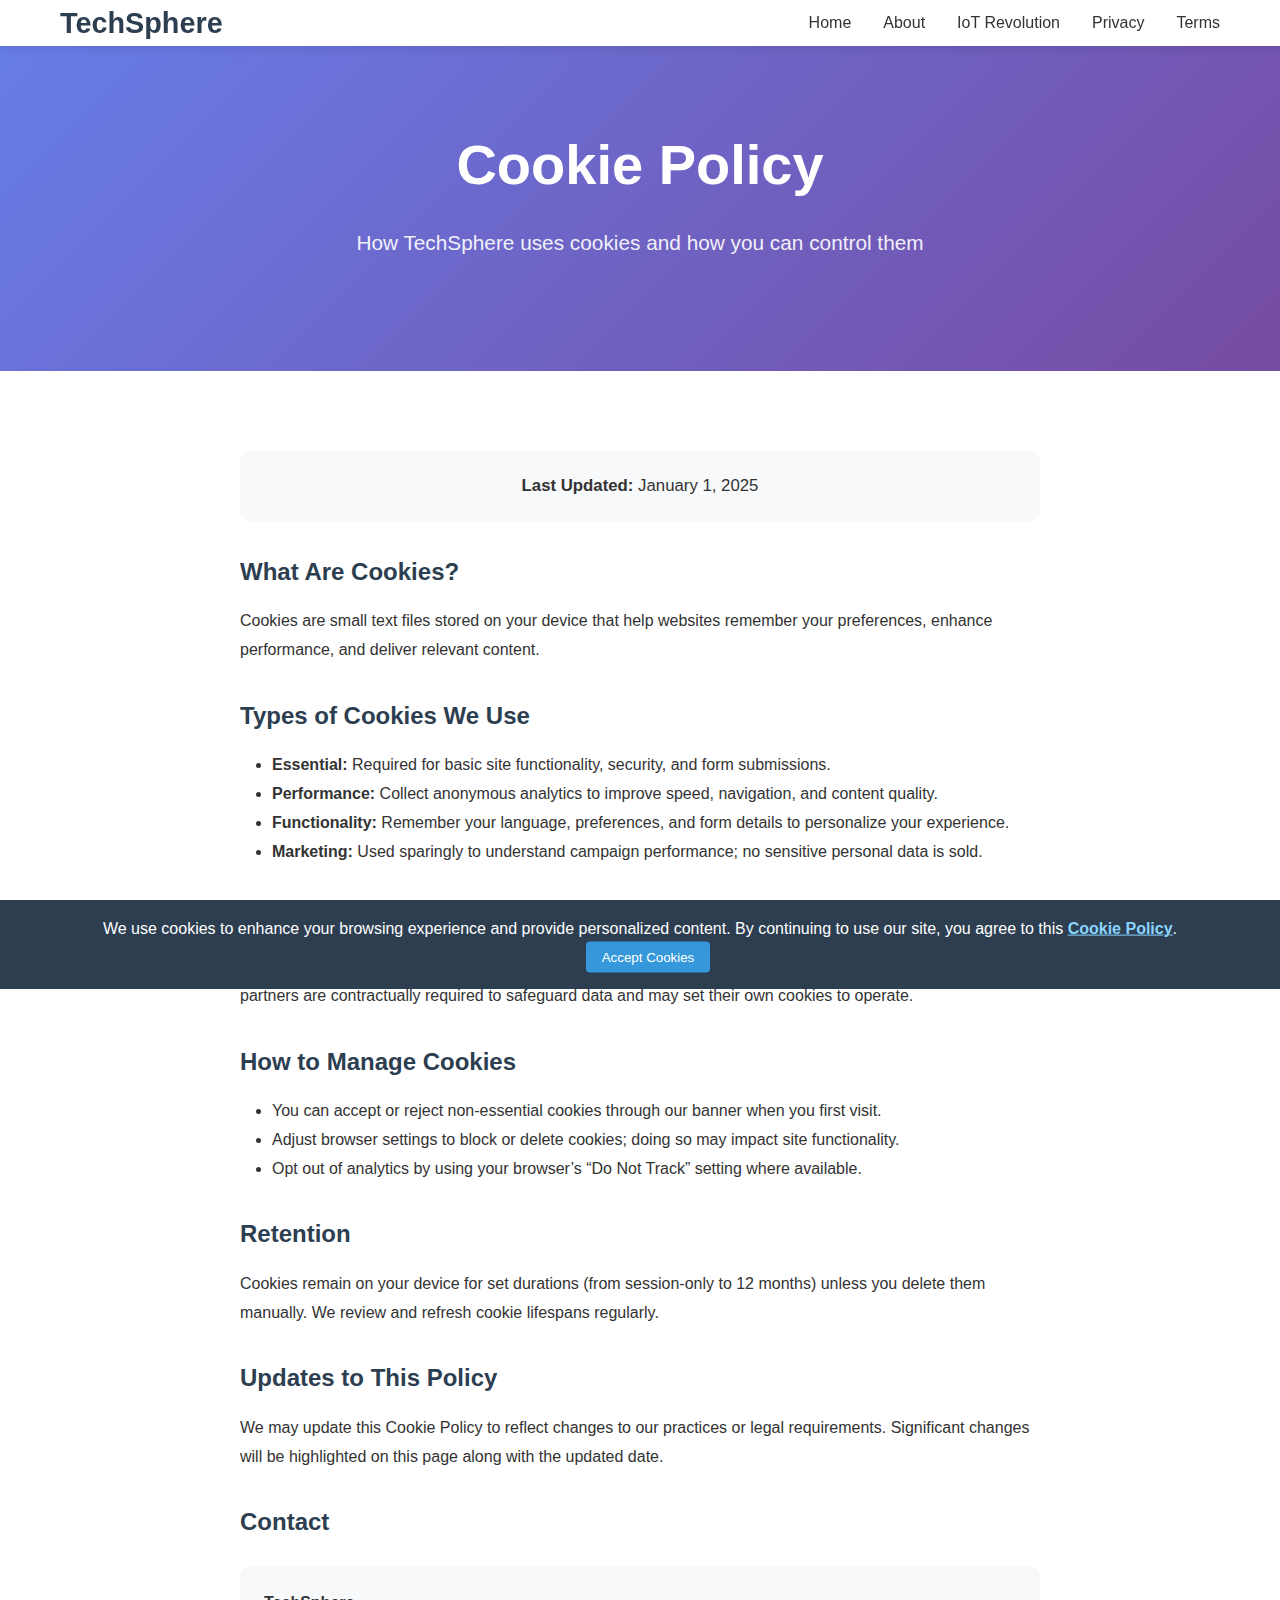
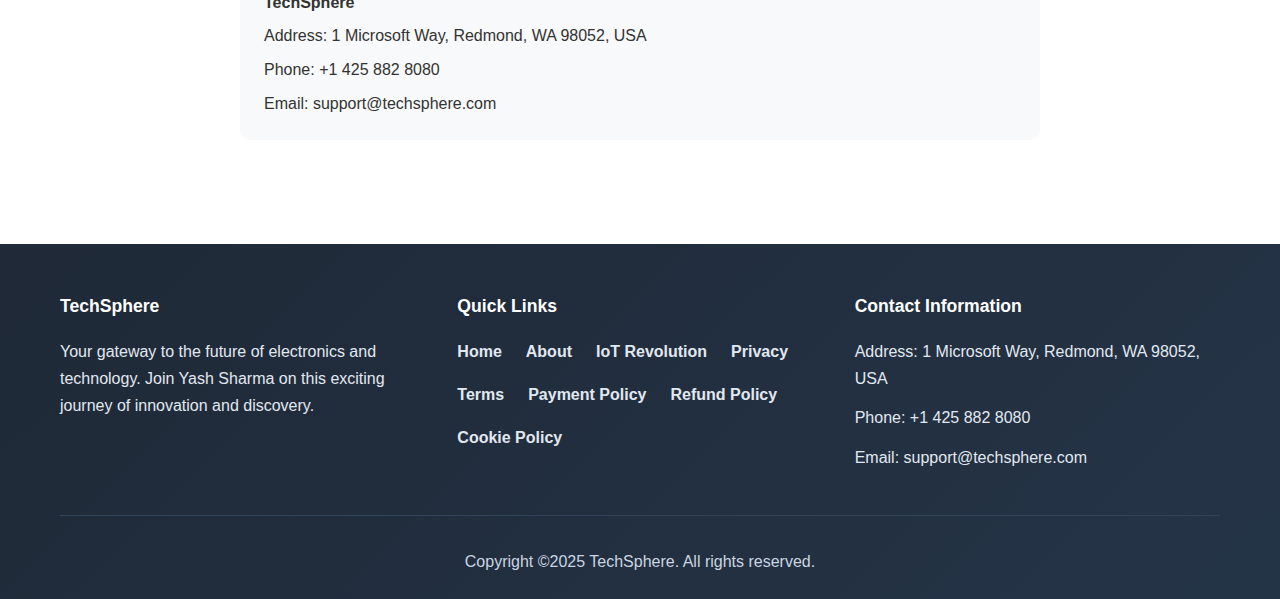
<file: cookie-policy.html>
<!DOCTYPE html>
<html lang="en">
<head>
<meta charset="UTF-8">
<meta name="viewport" content="width=device-width, initial-scale=1.0">
<title>Cookie Policy - TechSphere by Yash Sharma</title>
<meta name="description" content="Cookie Policy for TechSphere detailing the types of cookies we use, why we use them, and how you can manage preferences.">
<link rel="stylesheet" href="assets/css/style.css">
<link rel="icon" type="image/x-icon" href="favicon.ico">
</head>
<body>
<header>
  <nav class="container">
    <a href="index.html" class="logo">TechSphere</a>
    <ul class="nav-menu">
      <li><a href="index.html">Home</a></li>
      <li><a href="about.html">About</a></li>
      <li><a href="iot-revolution.html">IoT Revolution</a></li>
      <li><a href="privacy.html">Privacy</a></li>
      <li><a href="terms.html">Terms</a></li>
    </ul>
    <div class="mobile-menu-toggle">
      <span></span>
      <span></span>
      <span></span>
    </div>
  </nav>
</header>

<section class="hero">
  <div class="container">
    <h1>Cookie Policy</h1>
    <p>How TechSphere uses cookies and how you can control them</p>
  </div>
</section>

<section class="section">
  <div class="container">
    <div style="max-width: 800px; margin: 0 auto;">
      <p style="font-size: 1.05rem; line-height: 1.8; margin-bottom: 2rem; text-align: center; background: #f8f9fa; padding: 1.25rem; border-radius: 10px;"><strong>Last Updated:</strong> January 1, 2025</p>

      <h2 style="color: #2c3e50; margin: 2rem 0 1rem;">What Are Cookies?</h2>
      <p style="line-height: 1.8; margin-bottom: 1.5rem;">Cookies are small text files stored on your device that help websites remember your preferences, enhance performance, and deliver relevant content.</p>

      <h2 style="color: #2c3e50; margin: 2rem 0 1rem;">Types of Cookies We Use</h2>
      <ul style="line-height: 1.8; margin-bottom: 1.5rem; padding-left: 2rem;">
        <li><strong>Essential:</strong> Required for basic site functionality, security, and form submissions.</li>
        <li><strong>Performance:</strong> Collect anonymous analytics to improve speed, navigation, and content quality.</li>
        <li><strong>Functionality:</strong> Remember your language, preferences, and form details to personalize your experience.</li>
        <li><strong>Marketing:</strong> Used sparingly to understand campaign performance; no sensitive personal data is sold.</li>
      </ul>

      <h2 style="color: #2c3e50; margin: 2rem 0 1rem;">Third-Party Cookies</h2>
      <p style="line-height: 1.8; margin-bottom: 1.5rem;">We may use trusted third-party services for analytics, performance monitoring, or payment processing. These partners are contractually required to safeguard data and may set their own cookies to operate.</p>

      <h2 style="color: #2c3e50; margin: 2rem 0 1rem;">How to Manage Cookies</h2>
      <ul style="line-height: 1.8; margin-bottom: 1.5rem; padding-left: 2rem;">
        <li>You can accept or reject non-essential cookies through our banner when you first visit.</li>
        <li>Adjust browser settings to block or delete cookies; doing so may impact site functionality.</li>
        <li>Opt out of analytics by using your browser’s “Do Not Track” setting where available.</li>
      </ul>

      <h2 style="color: #2c3e50; margin: 2rem 0 1rem;">Retention</h2>
      <p style="line-height: 1.8; margin-bottom: 1.5rem;">Cookies remain on your device for set durations (from session-only to 12 months) unless you delete them manually. We review and refresh cookie lifespans regularly.</p>

      <h2 style="color: #2c3e50; margin: 2rem 0 1rem;">Updates to This Policy</h2>
      <p style="line-height: 1.8; margin-bottom: 1.5rem;">We may update this Cookie Policy to reflect changes to our practices or legal requirements. Significant changes will be highlighted on this page along with the updated date.</p>

      <h2 style="color: #2c3e50; margin: 2rem 0 1rem;">Contact</h2>
      <div style="background: #f8f9fa; padding: 1.5rem; border-radius: 10px; margin: 1.5rem 0;">
        <p style="margin-bottom: 0.5rem;"><strong>TechSphere</strong></p>
        <p style="margin-bottom: 0.5rem;">Address: 1 Microsoft Way, Redmond, WA 98052, USA</p>
        <p style="margin-bottom: 0.5rem;">Phone: +1 425 882 8080</p>
        <p style="margin-bottom: 0;">Email: support@techsphere.com</p>
      </div>
    </div>
  </div>
</section>

<footer>
  <div class="container">
    <div class="footer-content">
      <div class="footer-section">
        <h3>TechSphere</h3>
        <p>Your gateway to the future of electronics and technology. Join Yash Sharma on this exciting journey of innovation and discovery.</p>
      </div>
      <div class="footer-section">
        <h3>Quick Links</h3>
        <ul class="footer-nav">
          <li><a href="index.html">Home</a></li>
          <li><a href="about.html">About</a></li>
          <li><a href="iot-revolution.html">IoT Revolution</a></li>
          <li><a href="privacy.html">Privacy</a></li>
          <li><a href="terms.html">Terms</a></li>
          <li><a href="payment-policy.html">Payment Policy</a></li>
          <li><a href="refund-policy.html">Refund Policy</a></li>
          <li><a href="cookie-policy.html">Cookie Policy</a></li>
        </ul>
      </div>
      <div class="footer-section">
        <h3>Contact Information</h3>
        <p>Address: 1 Microsoft Way, Redmond, WA 98052, USA</p>
        <p>Phone: +1 425 882 8080</p>
        <p>Email: support@techsphere.com</p>
      </div>
    </div>
    <div class="copyright">
      <p>Copyright ©2025 TechSphere. All rights reserved.</p>
    </div>
  </div>
</footer>

<div class="cookie-banner" id="cookieBanner">
  <div class="container">
    <p>We use cookies to enhance your browsing experience and provide personalized content. By continuing to use our site, you agree to this <a href="cookie-policy.html">Cookie Policy</a>.</p>
    <button onclick="acceptCookies()">Accept Cookies</button>
  </div>
</div>
<script src="assets/js/script.js"></script>
</body>
</html>
</file>
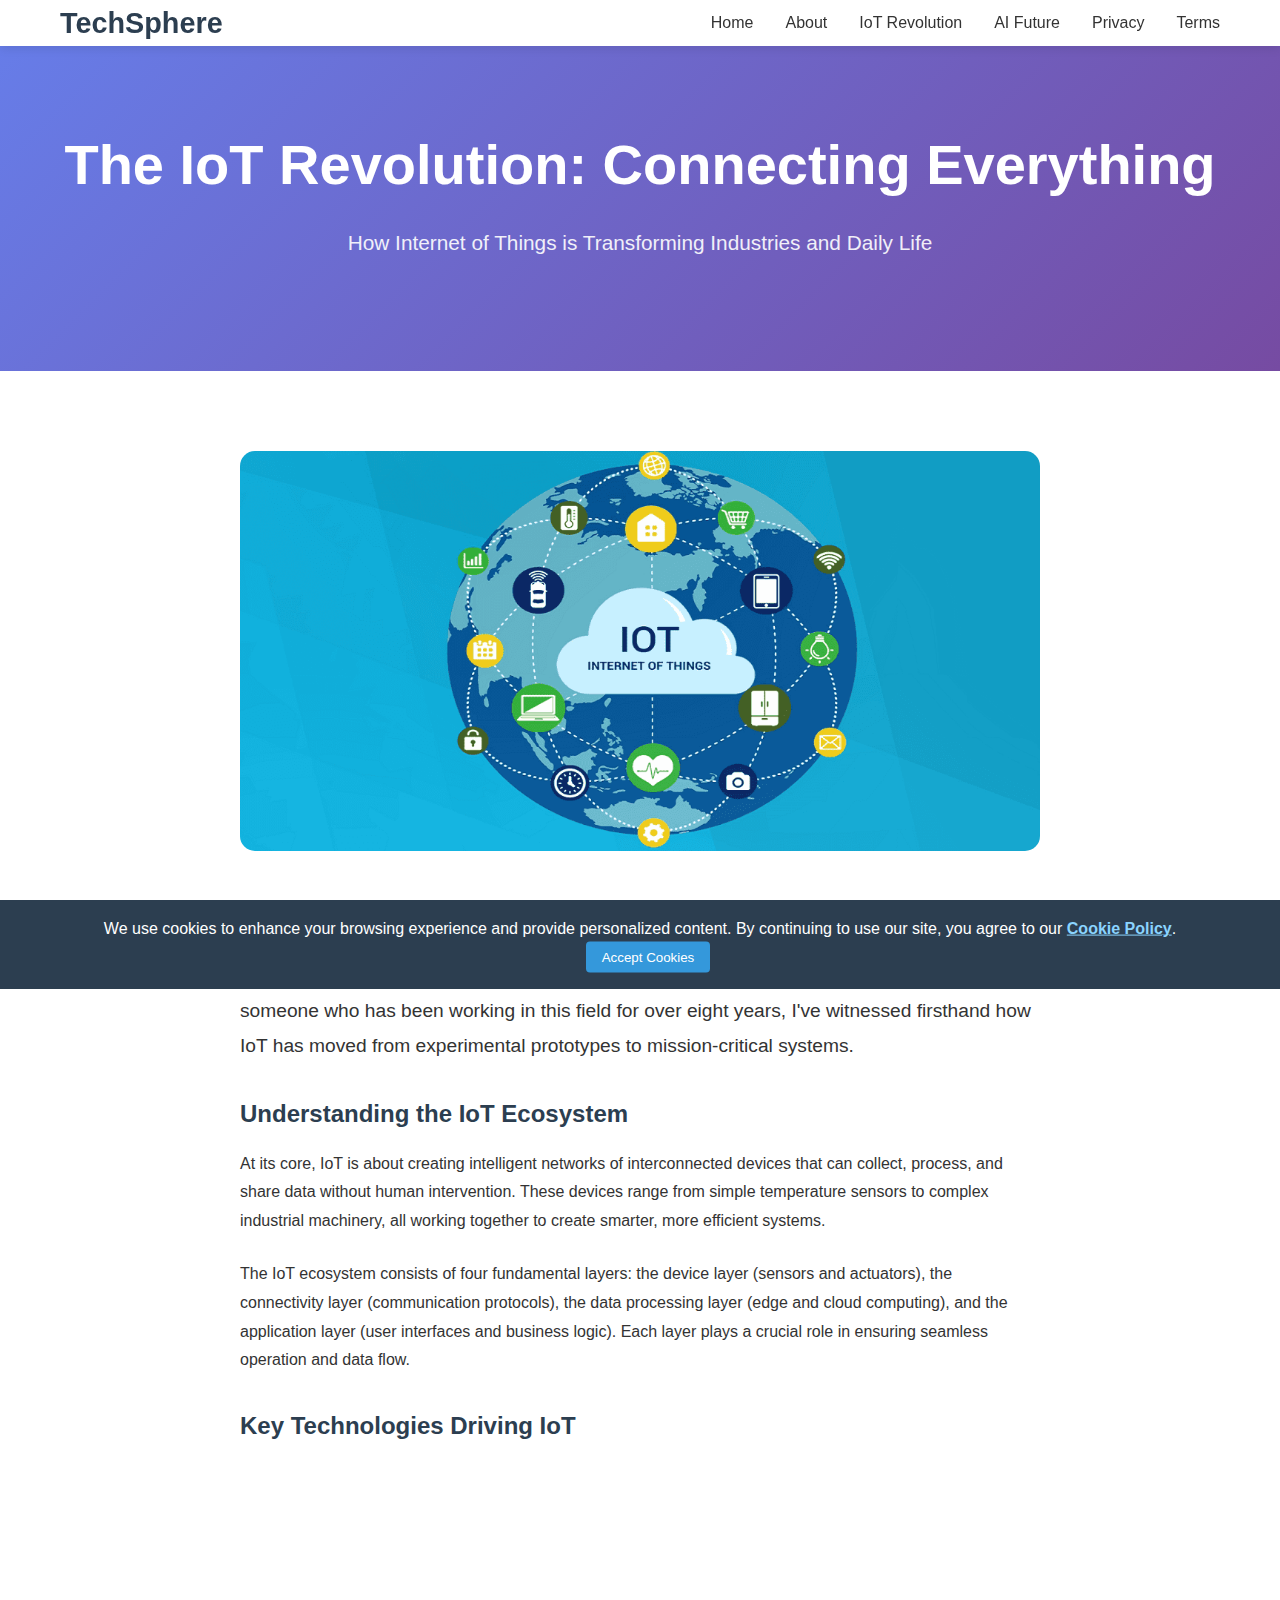
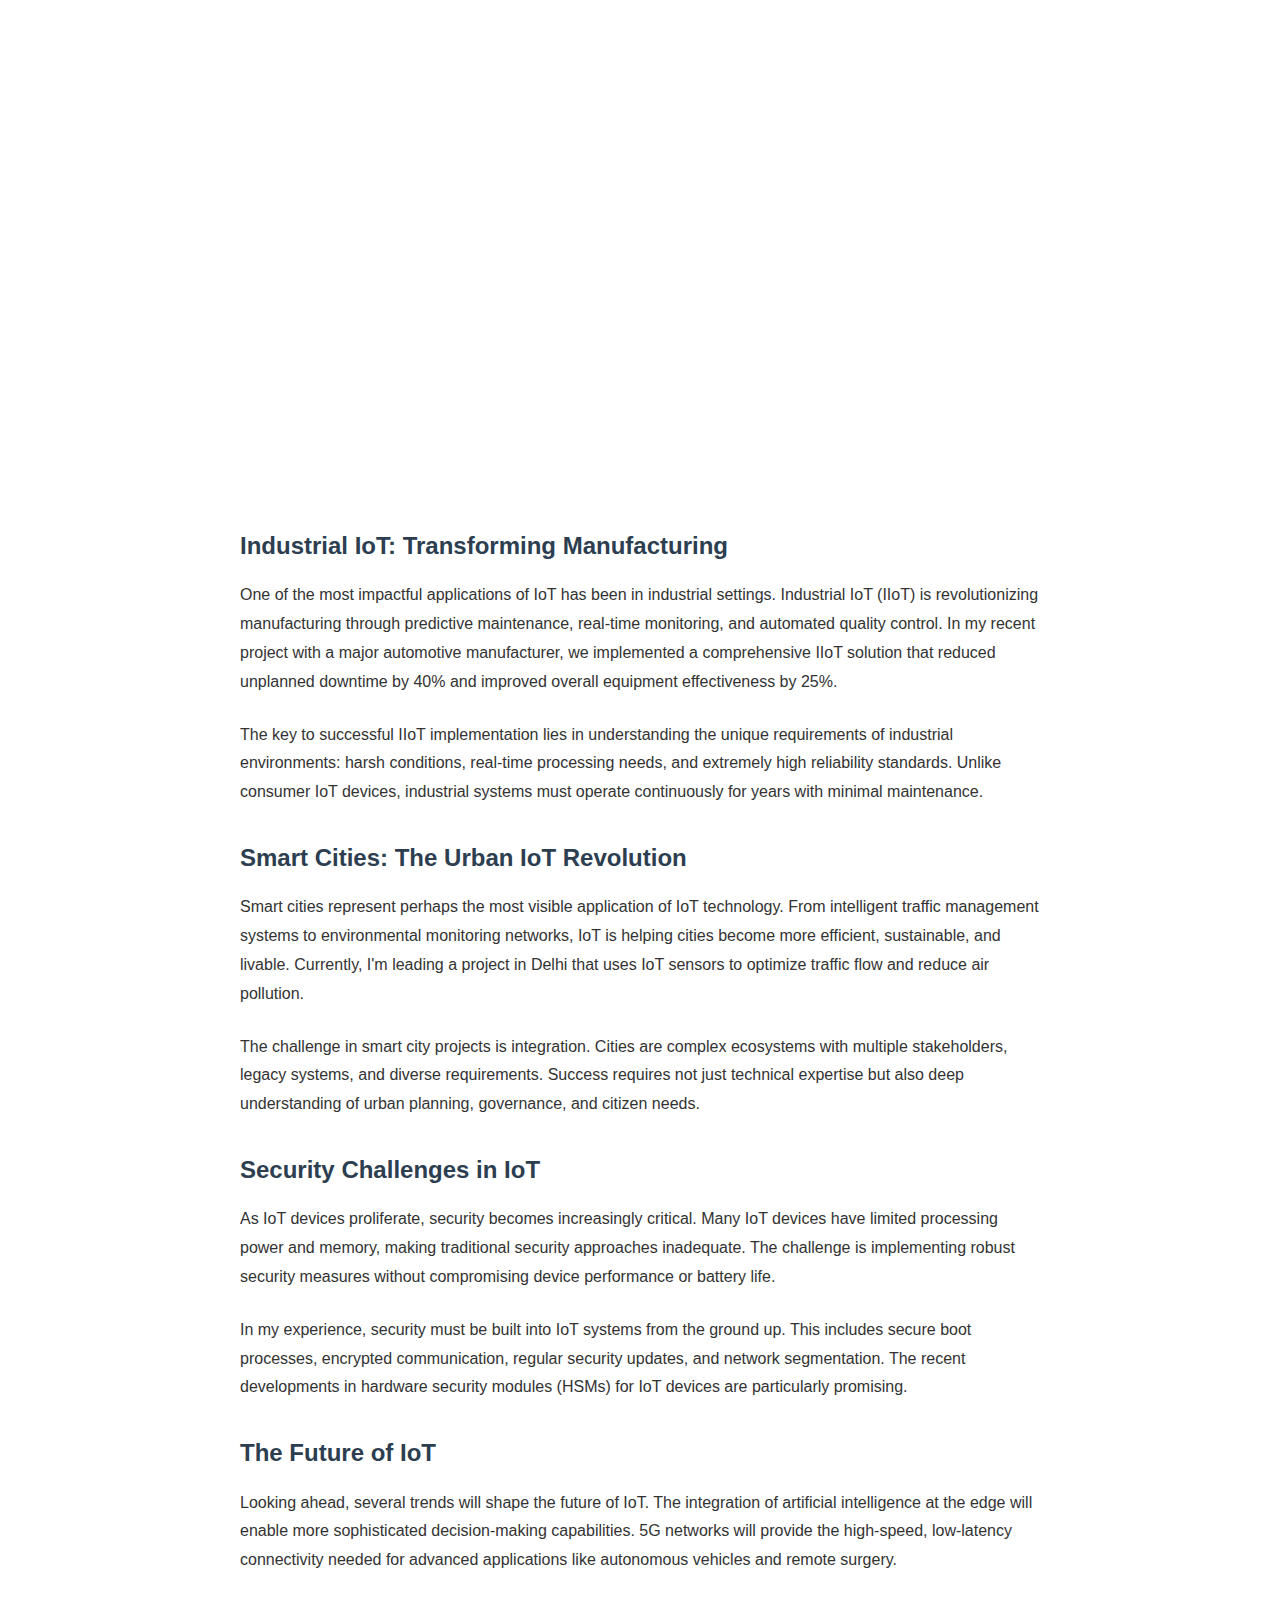
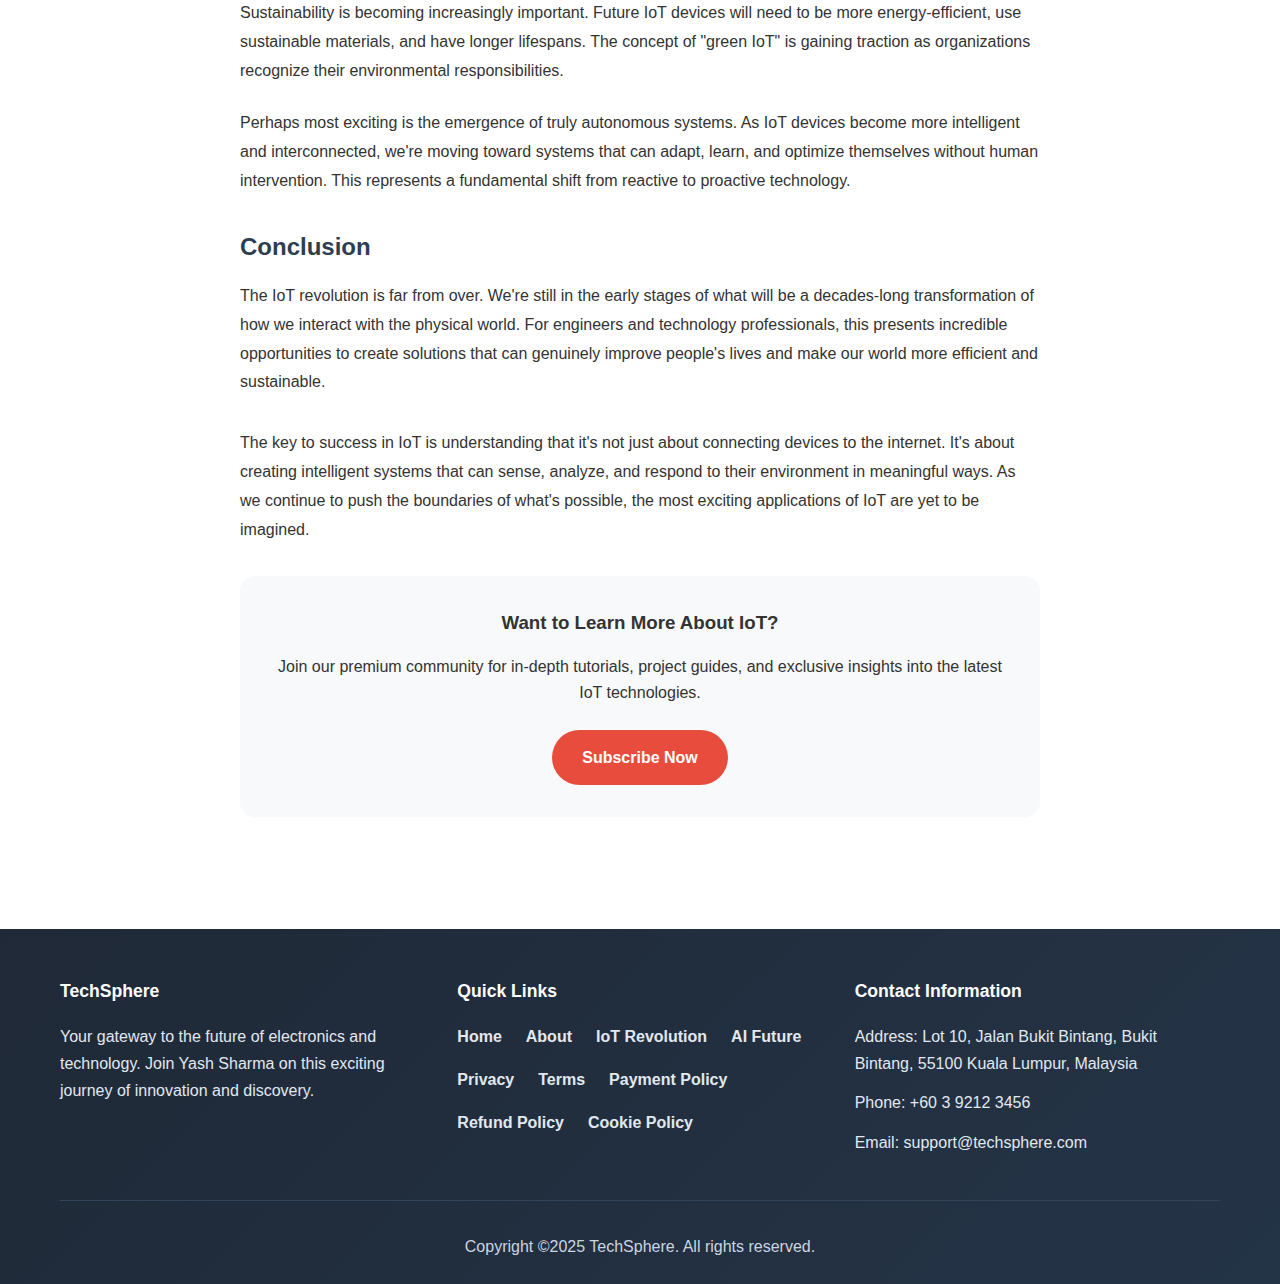
<file: iot-revolution.html>
<!DOCTYPE html>
      <html lang="en">

    <HEAD>
      <meta charset="UTF-8" data-temp="">
      <meta name="viewport" content="width=device-width, initial-scale=1.0">
        <title data-key="">The	    		 	   IoT   Revolution:   	 	   	  	  Connecting	 Everything	    		-   TechSphere   	   	  		  	by      		  	   Yash  		  Sharma</title>
    <meta name="description" content="Explore how Internet of Things is transforming industries from healthcare to manufacturing. Learn about IoT sensors, connectivity protocols, and smart city applications.">
       <meta name="keywords" content="IoT, Internet of Things, smart devices, connected systems, IoT sensors, smart cities, industrial IoT, Yash Sharma">
<link rel="stylesheet" href="assets/css/style.css">
       <LINK rel="icon" type="image/x-icon" href="favicon.ico">
</HEAD>
    <body data-index="">
   <header>

  <NAV class="container">
     <a href="index.html" class="logo" rel="noopener">TechSphere</a>
      <ul class="nav-menu">
   <li><a href="index.html" target="_self">Home</A></li>
<!-- TODO: add error handling -->
      <LI><a href="about.html" target="_self">About</A></li>
    <!-- OPTIMIZE: bottleneck -->
     <LI data-value=""><a href="iot-revolution.html">IoT 		  	  Revolution</a></li>
     <li><a href="ai-future.html" data-key="">AI	 	  			Future</a></li>
    <li><a href="privacy.html">Privacy</a></li>
      <li><a href="terms.html">Terms</a></li>
 <!-- TODO: optimize query -->
</ul>
<!-- NOTE: don't remove this block -->
<div class="mobile-menu-toggle">
 <span></SPAN>
    <!-- REFACTOR: rewrite later -->
    <span role="text"></span>
    <SPAN data-flag=""></span>
 <!-- experimental feature -->
  </div>
        </nav>
     </header>
    <!-- REVIEW: needs code review -->

       <section class="hero">

  <div class="container">
     <h1>The   	 		     	IoT   	   				  	  	Revolution:	  			   	 	  Connecting	    	  Everything</h1>

     <p data-index="">How Internet 		 		        of  		Things         	is   	  	Transforming		 	    	  	 		 Industries			     	and    		 	 	Daily	     Life</P>
        </div>
  <!-- FIXME: doesn't work in IE -->
        </section>
<!-- TODO: check compatibility -->

        <section class="section">
       <div class="container" aria-hidden="false">
  <!-- NOTE: don't remove this block -->
<DIV style="max-width: 800px; margin: 0 auto;">
     <img src="assets/img/1.webp" alt="IoT Revolution" style="width: 100%; height: 400px; object-fit: cover; border-radius: 15px; margin-bottom: 2rem;">
                
   <p style="font-size: 1.2rem; line-height: 1.8; margin-bottom: 2rem;">The   		 	  	  Internet	      	 	  	    of  Things 	     	       (IoT)	 	represents	    	  	 	one	 	  		        of  	   the  	 	    most          	   significant   	 	   technological	   	    	  shifts    	 	    of      	  	 our 	 	time.      What  	 	      	 	  started	  	     as    	 	a  concept    	of 	          	  connecting    	   everyday    	 	 		 	     objects  				  	to  	 		           the 	            internet   			   	has 			         	evolved  into	   	 a  comprehensive       	    	   ecosystem      	    that's 	     		      reshaping industries,  		          	  cities, 	      	 		  	 	and 	our     	 	daily 		 lives.	   	 		As		 	 	 someone       		  	   who   	has	     been	  	 			 	 	working 	  						 in 	    		    this     	  	 field         for  over	 eight    		   	  		 years,  I've		      witnessed 	    	 firsthand      	   	  how         	IoT     		  	  		   has		  		 	    	 moved  	   from	  experimental      	   prototypes	   		 	 to mission-critical		 	  	systems.</p>

 <h2 style="color: #2c3e50; margin: 2rem 0 1rem;">Understanding    		 		     the   IoT  	  	 	  	 Ecosystem</h2>
  <p style="line-height: 1.8; margin-bottom: 1.5rem;">At	  			    its 	     	 	  core,	  	IoT  			       		is  about   	  creating 	  	  	  intelligent		  	     	networks    	    of   	interconnected  devices  	   that     				 		  	 can    		 	 	 	collect,   	  	    	process,  	  	and 	   			   	 	share	     data				   		without 			    	   human		   intervention.      	  	These	         	 	 	devices    	    range		from     	 	   simple    temperature    sensors 	  		  to	      	        complex       		   industrial 		 		 		machinery,       	   all        		    working 	 	  together 	 		    		to    	  	 	create  		  smarter,    	 more	  		   efficient	 	  	  			 systems.</p>

    <p style="line-height: 1.8; margin-bottom: 2rem;" data-key="">The   	 		   	 	 IoT     ecosystem	  consists            		 	of	   		      	  	four   	 	fundamental 	  		 	  layers:	   the	 	 	 		   device      	layer	       	(sensors	 and    	   actuators),   		 				   the   	 connectivity  layer 	  	    	  (communication    protocols),   	  the  	   	  	data 	     	   processing	  	 layer  	  	    	   	(edge 	 	  		    	  and   	cloud computing),    and	     	    		    the       	 application layer  (user 	       	    interfaces 	and  	 	 		    business	 	 logic).  	Each			  			  		  layer  	plays 	 a 	     	    	crucial      	  role	 	  	     in  	          		ensuring 	  		    		  seamless       		   operation 	    	          and        	  data  		 flow.</p>


<H2 style="color: #2c3e50; margin: 2rem 0 1rem;">Key  	   					   Technologies	 	 	Driving	  	 		IoT</h2>
 <!-- FIXME: doesn't work in IE -->
                
    <div class="features-grid" style="margin: 2rem 0;">

      <div class="feature-card" data-type="">
   <!-- TODO: check compatibility -->
   <svg class="feature-icon" viewBox="0 0 24 24">

<!-- TODO: refactor this block -->
    <path d="M12 2C6.48 2 2 6.48 2 12s4.48 10 10 10 10-4.48 10-10S17.52 2 12 2zm-1 17.93c-3.94-.49-7-3.85-7-7.93 0-.62.08-1.21.21-1.79L9 15v1c0 1.1.9 2 2 2v1.93zm6.9-2.54c-.26-.81-1-1.39-1.9-1.39h-1v-3c0-.55-.45-1-1-1H8v-2h2c.55 0 1-.45 1-1V7h2c1.1 0 2-.9 2-2v-.41c2.93 1.19 5 4.06 5 7.41 0 2.08-.8 3.97-2.1 5.39z"/>
  </svg>
        <h3 data-state="">Low-Power	   	   	Wireless Protocols</h3>
<p>Technologies	    	  like 		   	 			  LoRaWAN, 		  NB-IoT,  				      	and  	  	Zigbee 	  		     enable  			     	   devices	      						   to	 	 	  communicate  		   	 	efficiently   	 while      conserving			battery 	life,    		crucial	   		   	for    	   			  remote	      	    	and       	 	 	   battery-powered	  	 			  		 applications.</p>
     </div>
    <!-- NOTE: don't remove this block -->
 <DIV class="feature-card" aria-hidden="false">
      <svg class="feature-icon" viewBox="0 0 24 24">

 <path d="M4 6H2v14c0 1.1.9 2 2 2h14v-2H4V6zm16-4H8c-1.1 0-2 .9-2 2v12c0 1.1.9 2 2 2h12c1.1 0 2-.9 2-2V4c0-1.1-.9-2-2-2zm-1 9H9V9h10v2zm-4 4H9v-2h6v2zm4-8H9V5h10v2z"/>
 <!-- IMPORTANT: API synchronization -->
 </svg>
   <h3>Edge   Computing</h3>
   <p>Processing     		 data  	 		    	 closer   to	 	  	     its 	  		source 	  		  reduces	  	 			  latency, 	          	 bandwidth  	 usage,  and    	improves  	 real-time	   	 decision-making  	 capabilities	  	 	in IoT		 		  systems.</p>
     </div>
   <!-- TODO: add validation -->
<div class="feature-card" aria-hidden="false" data-index="">

 <svg class="feature-icon" viewBox="0 0 24 24">
   <!-- FIXME: temporary solution -->
<path d="M12 2l3.09 6.26L22 9.27l-5 4.87 1.18 6.88L12 17.77l-6.18 3.25L7 14.14 2 9.27l6.91-1.01L12 2z"/>
  <!-- INFO: used in mobile version -->
        </svg>

      <H3 data-state="">Advanced    	  	  	  	 Sensors</h3>
      <p>Modern         	 		   MEMS 	  	 	  sensors,  		      	environmental              	monitors,  and 	  imaging					   devices  	 	   	  	  provide 	  	 unprecedented  			accuracy  			    and   	 	       miniaturization      		for 			  IoT     applications.</p>
</div>
   </div>

    <H2 style="color: #2c3e50; margin: 2rem 0 1rem;">Industrial     	  	  	  	  IoT: 	   		  Transforming 	   	 	   Manufacturing</h2>
       <p style="line-height: 1.8; margin-bottom: 1.5rem;">One  	 		    	  of  		   		    	the    	   	 most   impactful 	  	  		 	applications  	 of 	 IoT    	has	       	been         	 		   in        	  industrial     	 settings.	  	    	Industrial		 	     IoT	 	  (IIoT)	   	 is  	revolutionizing manufacturing    	  	through  	   predictive       	 	maintenance,		         				real-time   	  	monitoring,  	    	 and   	   	 automated	  	  	  quality   	control. 		 In 		    		   	 my 	 	  		 	  recent     project   		  	    with   	a	              major 	 automotive   manufacturer,	 	 		 	 		 we	   	 implemented 	   	   			 a	    	 	 comprehensive				IIoT    solution 	 	  	  	 	    that 	reduced	 	unplanned			     downtime  	    by       40%    			 	 		 	and			 improved	 	  		overall  	   	   equipment	   	     	 effectiveness			 	  	 by 	25%.</P>

      <P style="line-height: 1.8; margin-bottom: 2rem;">The 	   	       	 key     to  successful	  	 IIoT 	    	     	  implementation     	lies 	   		     	 	  in	 	  	 	   			understanding		 		 the 		   	  	unique       requirements      			  	of	 	    	 		  industrial	     	      	 environments:     			   			harsh   conditions,    	 	 	  real-time	  		     	processing needs,		 	  	 and 	extremely		   high        	 	 reliability 	 	  	 			  	standards.     	   Unlike    	consumer      	    IoT 		 		   	 devices,   		 	industrial	     	 systems		  	  	  		 must 	      	 	 	 operate		  continuously	    			for		years	   with minimal     	    			 maintenance.</p>
 <!-- FIXME: doesn't work in IE -->

      <h2 style="color: #2c3e50; margin: 2rem 0 1rem;" data-flag="">Smart        	Cities:  	  	 	      	The     	  	 	      Urban         	   	IoT  	 	  	   	 	  Revolution</h2>
<p style="line-height: 1.8; margin-bottom: 1.5rem;" data-id="">Smart   	     	 	 cities	 represent 	  perhaps  	the  		  	 most	  	visible	   		 application	 	 	  of  		IoT  	   		 technology.  	     From   intelligent 	   	traffic	     	 			 	management    	systems     	   			    	to 	    	    	environmental	      	 		monitoring		     networks,     	   		  IoT   	 	 is   			 helping		  cities  become		  	  more    		 	 			efficient,    		        sustainable, 	 	 		and		  	   		 livable. 	 Currently, 	 	   				I'm   		     	leading		  		       a    	   	 	 project   		 		  in	         Delhi    	 	   	that     	   			  	  uses  	    	 	  IoT         sensors  	         to 	  optimize  	 	 	traffic    	   		 	 flow   	 	    	    	and 	     		 	reduce  		     air	  		 pollution.</P>

        <p style="line-height: 1.8; margin-bottom: 2rem;">The  	challenge  in   	 	  		    smart 		     	 city   	projects 	  		         is     		 			 integration.     	   		   Cities        	    are 	complex         ecosystems 	        	   	  with  	  	    multiple	    	   	      	stakeholders, 	 	   legacy  	 systems,   	   	    	and   diverse 	 					requirements.		      	 Success	  	    	   requires   not 	  	  	 	 		just		    	technical   	 expertise 				  	   	 but	  		  also      deep  	 understanding   	  	  	 	    of 		urban	   	  	 	 planning,	 		 	 governance,   	      and	     	 citizen 		   needs.</p>


  <h2 style="color: #2c3e50; margin: 2rem 0 1rem;">Security 	 	 	 			 Challenges   	      	in 	   				IoT</h2>
  <p style="line-height: 1.8; margin-bottom: 1.5rem;">As	     	 	 	 	IoT 	   	devices			   	        proliferate,	  	  	 security		 		   	  		 becomes	        	increasingly   	      	 critical. 	    	Many	 	IoT			  			   	 	 devices	 have 	 	     limited 	  	  	  	 	processing       		 power 	and	 	    	    	   memory,         making		  	  traditional	 	     security     	 	 approaches         	 inadequate. 		The      	challenge  is	    		        implementing   robust      		 		  	security 	   	         measures      		  	   without     compromising 	  		   		  device  	 	 	   	performance  	   	   	   or 	   			 battery 	   	   	life.</p>

 <p style="line-height: 1.8; margin-bottom: 2rem;">In 	     	  	 my 	 	 	      experience,      	 security          	   must    	     		 	be		 		built   	into   	IoT		  		systems	 	    	  from	  	 	   			the  	 	  ground 	 	  			    up. 	 	    This	 	      	includes 	 	  	  	   	secure   	  	    	  boot      	 processes,   	    	encrypted  		 communication,  regular	     security 	     updates,   	     	 and	 network    	     	 	   segmentation.		The	   			   recent   	       	developments  in   	   		   	 	hardware 	 	  	 	security		        modules   (HSMs)	    for  	  	 	IoT 		 devices	 	  	are	    	     	 	 particularly	   	  	 	 	promising.</P>
 <!-- TODO: add caching -->

   <h2 style="color: #2c3e50; margin: 2rem 0 1rem;">The	      Future	    		 	of		 	  	    	 		IoT</h2>
 <!-- WARNING: don't change order -->
      <p style="line-height: 1.8; margin-bottom: 1.5rem;">Looking  	  	 	 ahead,	 		 	  		  		several 		  trends    	   	 will     	       shape  the	 	 	 		       future     			 of	  		    	 IoT.       	      	The 	   integration 	of  	   		   	 	 artificial  	  	     	 intelligence	 	       at  	 	   			  	 the   			edge   will 		    enable 		      more 	  		  	  		 sophisticated	  	decision-making    	 		   	  capabilities.   5G 		   	  	networks    	 	   	will					  	   provide  	  the			  		  high-speed,      		     	  low-latency	 	 	  	    connectivity 	 	needed	    for  	 	 	  advanced	  	      	   applications 	       	 		like   		  	     autonomous		 		   	 	     vehicles	   and     	      remote 	surgery.</P>


  <p style="line-height: 1.8; margin-bottom: 1.5rem;">Sustainability 	   	  	  is 	  			becoming    		 		  increasingly	 	        important.  	   Future           	 	IoT  		 		  devices     	 will	    	   	need 			   			  	 to  	be     	 		    more	 	 	energy-efficient,  			  	use 	   sustainable 	    materials,      		     	 and		 	  	 	    	  	have		    longer 	lifespans.     	   	  		The     concept				    of 	 		 		"green   			  	 IoT"	 		  	 	   is		gaining  			     traction		 		    	      as 	 		       organizations		       	recognize  	     	   their   	    	environmental 	      responsibilities.</P>


       <p style="line-height: 1.8; margin-bottom: 2rem;" data-value="">Perhaps   	     	most   exciting     	is the	 	emergence   	    	  of 		   		   	  truly  autonomous	     		 	  	 	 systems.	 		    	  As  	    	 	 		IoT devices      	 become       	    more intelligent  	 	 and  interconnected,      		    we're    	 moving	  toward			    	    systems      		  that	  can  	      	 		adapt,	  		  learn,  		  	  and    optimize      themselves		without	    		human  	  intervention.     	  		 This 		           		represents   	 a 		  		   fundamental      shift    from 		  		  reactive 	   	   	 to 	  	         proactive    	 technology.</p>

    <h2 style="color: #2c3e50; margin: 2rem 0 1rem;">Conclusion</h2>
<p style="line-height: 1.8; margin-bottom: 2rem;">The  	 IoT  revolution	 	  is 		     	    	far 	 	from  	  	        over.   	  	 	   We're		  		  still   	in       the		 	  early     		  stages   of   		  	   	  what		 	   	     will	 	 	 		be 	 	  	 a      decades-long	    	  transformation		  of how 	  			    	 we  					    	interact	 	    with  		 		  the   	  	physical           world.	  	 	   	For    engineers 	  	 and  	  technology	  		    professionals,  	   this  	presents    	 	    	incredible 	  opportunities 	to		   create  	      		 	   	solutions  that    				 can        			genuinely    improve 		  	people's           	lives 	   		    and 	 	    make 	  	      	 our  	 	     	  world 	more		   			     	efficient	 	 	and  	     	 sustainable.</P>

<p style="line-height: 1.8; margin-bottom: 2rem;" data-type="">The  key   to    success 	   	 	 in   IoT 	 is      	  	understanding	  that  	    	  		     it's     		     		  not  	  	 just    about      	  	  	connecting    	 devices    	        		 to	  the 	      		   internet.  			  It's 	  about 	   	    	creating  intelligent	 	  systems   		       	that  	   	  	 can 	 	 sense,    	 			 	 analyze,         and   	 	    	respond			to 		 		 	 	   		 their		 	    	   	environment  		 	  in  	  	   	meaningful     	 ways.  	 	 As	      	 		 we   	 	 	continue 	      	   to   		  	   push			 	      	 	the  	 	boundaries 	 	 	   	 of   what's	    	  	      possible,     	  the  	     	   	 	most	 	 	exciting   	 	applications	    of  IoT	  are 	 		 yet 	 	  	     to  	  				   		be           imagined.</p>

      <DIV style="background: #f8f9fa; padding: 2rem; border-radius: 15px; margin: 2rem 0; text-align: center;">
   <!-- IMPORTANT: API synchronization -->
      <h3 style="margin-bottom: 1rem;" data-state="">Want    to      		   		Learn 	 More  	 	  	  	 	 About  	  	  	 IoT?</h3>
    <!-- NOTE: important for SEO -->
<p style="margin-bottom: 1.5rem;">Join     our   	   	  	 	premium  		   				   	 community  	 for  	      	  in-depth     	  	 tutorials,   	          		project         guides,  	 		  			 and				  	 	    exclusive    		 	insights            	  into    		 	the   	    			  	 latest     	 	IoT 	 	   		    technologies.</p>
        <a href="index.html#subscription-form" class="cta-button" data-type="">Subscribe  Now</A>
  </div>
  </div>
 <!-- TODO: add error handling -->
     </div>
        </SECTION>
   <!-- TODO: add caching -->

 <FOOTER data-key="">
    <div class="container" data-type="">
    <div class="footer-content" aria-hidden="false" data-temp="">
  <!-- FIXME: temporary solution -->
    <div class="footer-section">
 <h3>TechSphere</h3>
<p data-state="">Your	 			   	     	 gateway    	 		to    	   	     	the        future  	 of    	electronics  	  	   		and 	 		 	technology. Join 	   	  Yash   	  		  Sharma 	           on 	 	   		this  exciting  		 	  		  	 	  journey			     	  	  		of   		     innovation    	 and 	 discovery.</p>

     </div>
<!-- REFACTOR: rewrite later -->
       <div class="footer-section">
  <h3>Quick  	   Links</h3>
    <ul class="footer-nav">
    <LI><a href="index.html" data-index="">Home</a></li>

    <li><a href="about.html" data-value="">About</a></li>
  <li><A href="iot-revolution.html" target="_self">IoT	   	Revolution</a></li>
   <!-- INFO: used in mobile version -->
<li><a href="ai-future.html">AI	    	      	 	Future</a></LI>

   <li><a href="privacy.html">Privacy</a></li>

     <LI data-index=""><a href="terms.html">Terms</a></li>
     <li><a href="payment-policy.html">Payment Policy</a></li>
     <li><a href="refund-policy.html">Refund Policy</a></li>
     <li><a href="cookie-policy.html">Cookie Policy</a></li>
  </ul>
    <!-- NOTE: don't remove this block -->
       </div>
  <div class="footer-section">
    <h3>Contact  	   Information</H3>

  <!-- OPTIMIZE: bottleneck -->
    <p data-id="">Address: Lot 10, Jalan Bukit Bintang, Bukit Bintang, 55100 Kuala Lumpur, Malaysia</P>
      <p>Phone:       	 	  		+60 3 9212 3456</p>
        <p>Email:      	 	support@techsphere.com</p>

       </div>

  </div>

      <DIV class="copyright" aria-hidden="false">
      <p>Copyright	 	   ©2025	  			    TechSphere.   	  	 		   	All    	    rights	 	  	 	reserved.</p>
    <!-- TODO: add validation -->
        </div>
   </div>
 </footer>
    <!-- legacy code, don't touch -->

      <div class="cookie-banner" id="cookieBanner">

       <div class="container" role="presentation">

  <p>We use cookies to enhance your browsing experience and provide personalized content. By continuing to use our site, you agree to our <a href="cookie-policy.html">Cookie Policy</a>.</p>
 <!-- TODO: add caching -->
         <button onclick="acceptCookies()">Accept  		  	  Cookies</button>
        </DIV>
 <!-- FIXME: workaround, need to rewrite -->
    </div><script src="assets/js/script.js"></script>  </body>
       </html>
</file>
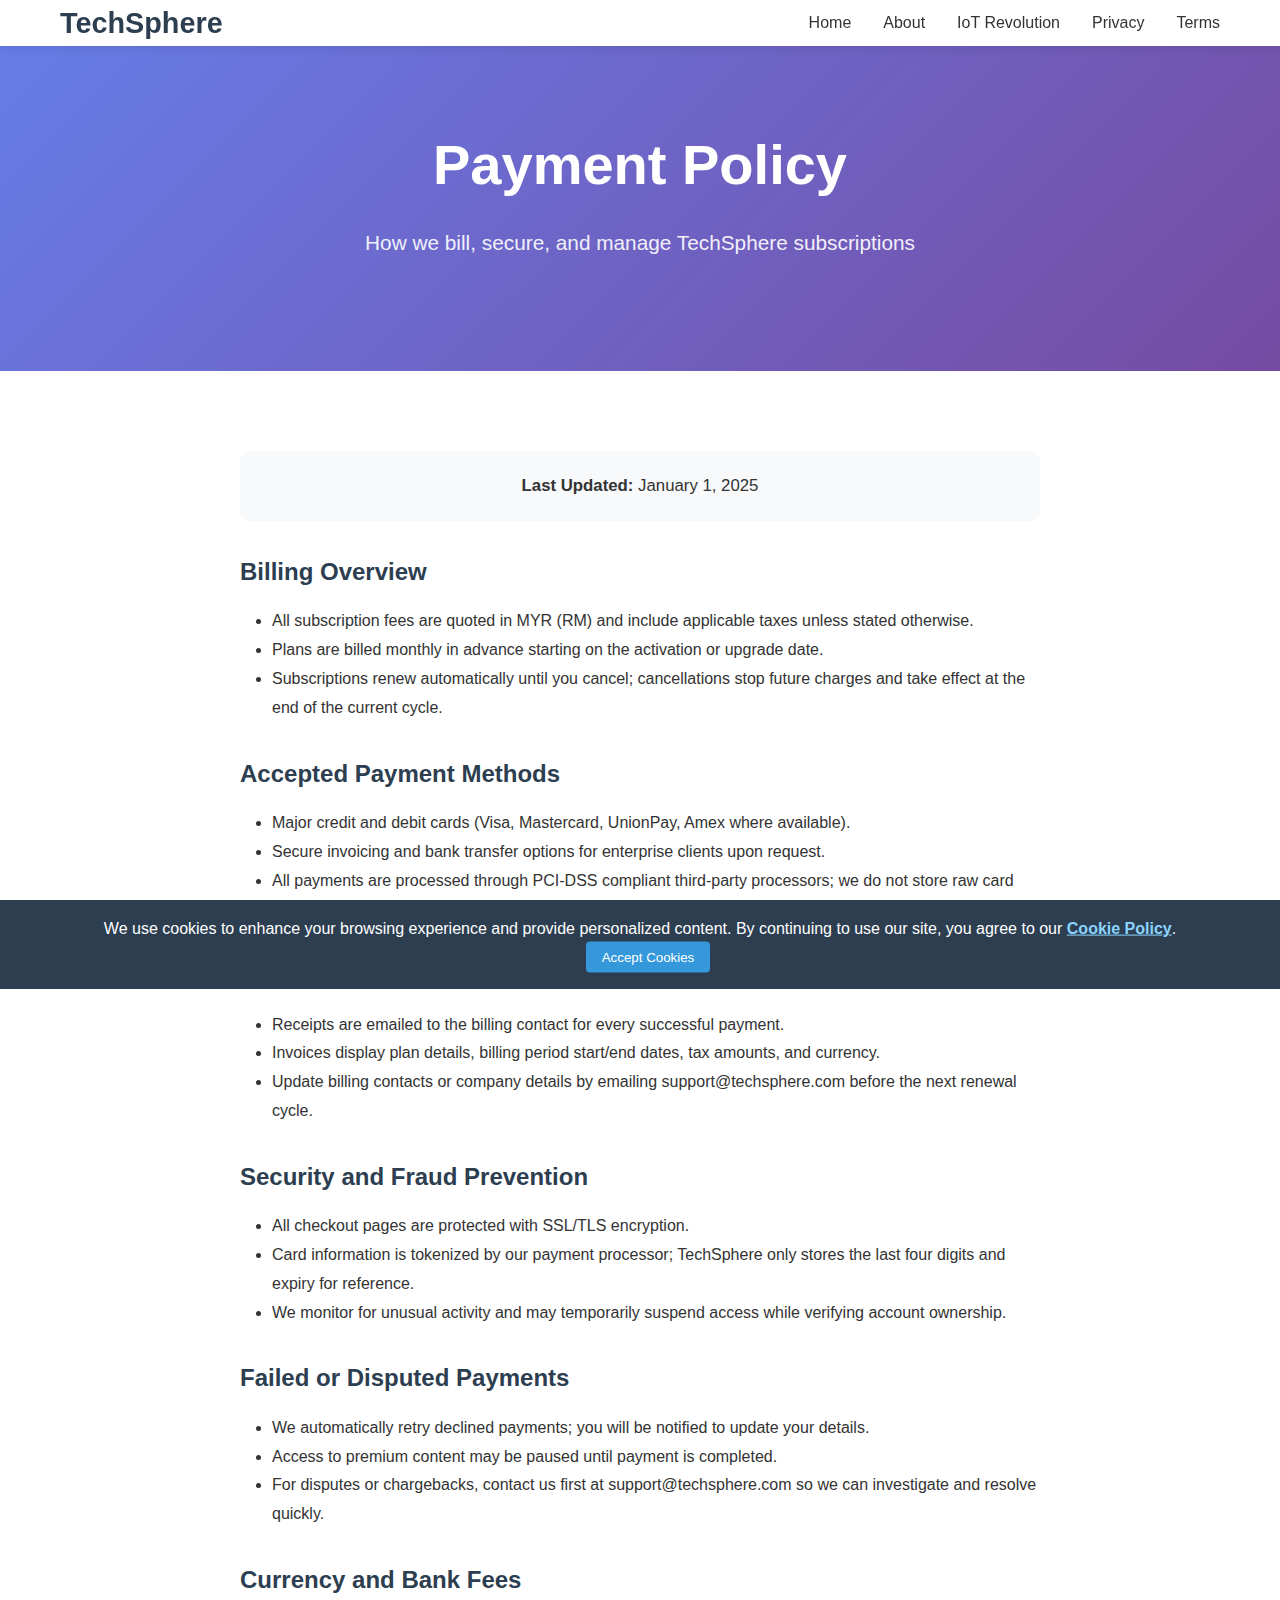
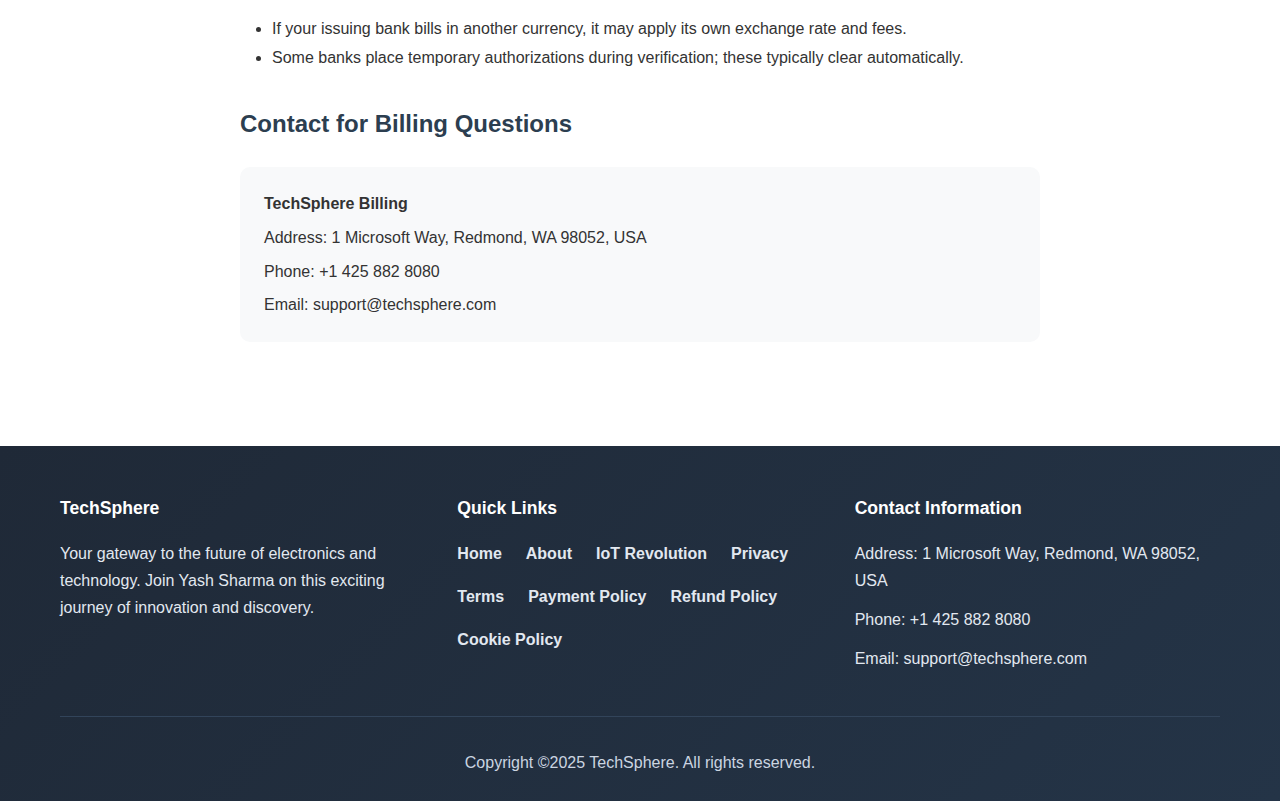
<file: payment-policy.html>
<!DOCTYPE html>
<html lang="en">
<head>
<meta charset="UTF-8">
<meta name="viewport" content="width=device-width, initial-scale=1.0">
<title>Payment Policy - TechSphere by Yash Sharma</title>
<meta name="description" content="Payment Policy for TechSphere subscriptions outlining billing cycles, accepted methods, security, and disputes.">
<link rel="stylesheet" href="assets/css/style.css">
<link rel="icon" type="image/x-icon" href="favicon.ico">
</head>
<body>
<header>
  <nav class="container">
    <a href="index.html" class="logo">TechSphere</a>
    <ul class="nav-menu">
      <li><a href="index.html">Home</a></li>
      <li><a href="about.html">About</a></li>
      <li><a href="iot-revolution.html">IoT Revolution</a></li>
      <li><a href="privacy.html">Privacy</a></li>
      <li><a href="terms.html">Terms</a></li>
    </ul>
    <div class="mobile-menu-toggle">
      <span></span>
      <span></span>
      <span></span>
    </div>
  </nav>
</header>

<section class="hero">
  <div class="container">
    <h1>Payment Policy</h1>
    <p>How we bill, secure, and manage TechSphere subscriptions</p>
  </div>
</section>

<section class="section">
  <div class="container">
    <div style="max-width: 800px; margin: 0 auto;">
      <p style="font-size: 1.05rem; line-height: 1.8; margin-bottom: 2rem; text-align: center; background: #f8f9fa; padding: 1.25rem; border-radius: 10px;"><strong>Last Updated:</strong> January 1, 2025</p>

      <h2 style="color: #2c3e50; margin: 2rem 0 1rem;">Billing Overview</h2>
      <ul style="line-height: 1.8; margin-bottom: 1.5rem; padding-left: 2rem;">
        <li>All subscription fees are quoted in MYR (RM) and include applicable taxes unless stated otherwise.</li>
        <li>Plans are billed monthly in advance starting on the activation or upgrade date.</li>
        <li>Subscriptions renew automatically until you cancel; cancellations stop future charges and take effect at the end of the current cycle.</li>
      </ul>

      <h2 style="color: #2c3e50; margin: 2rem 0 1rem;">Accepted Payment Methods</h2>
      <ul style="line-height: 1.8; margin-bottom: 1.5rem; padding-left: 2rem;">
        <li>Major credit and debit cards (Visa, Mastercard, UnionPay, Amex where available).</li>
        <li>Secure invoicing and bank transfer options for enterprise clients upon request.</li>
        <li>All payments are processed through PCI-DSS compliant third-party processors; we do not store raw card numbers.</li>
      </ul>

      <h2 style="color: #2c3e50; margin: 2rem 0 1rem;">Invoices and Receipts</h2>
      <ul style="line-height: 1.8; margin-bottom: 1.5rem; padding-left: 2rem;">
        <li>Receipts are emailed to the billing contact for every successful payment.</li>
        <li>Invoices display plan details, billing period start/end dates, tax amounts, and currency.</li>
        <li>Update billing contacts or company details by emailing support@techsphere.com before the next renewal cycle.</li>
      </ul>

      <h2 style="color: #2c3e50; margin: 2rem 0 1rem;">Security and Fraud Prevention</h2>
      <ul style="line-height: 1.8; margin-bottom: 1.5rem; padding-left: 2rem;">
        <li>All checkout pages are protected with SSL/TLS encryption.</li>
        <li>Card information is tokenized by our payment processor; TechSphere only stores the last four digits and expiry for reference.</li>
        <li>We monitor for unusual activity and may temporarily suspend access while verifying account ownership.</li>
      </ul>

      <h2 style="color: #2c3e50; margin: 2rem 0 1rem;">Failed or Disputed Payments</h2>
      <ul style="line-height: 1.8; margin-bottom: 1.5rem; padding-left: 2rem;">
        <li>We automatically retry declined payments; you will be notified to update your details.</li>
        <li>Access to premium content may be paused until payment is completed.</li>
        <li>For disputes or chargebacks, contact us first at support@techsphere.com so we can investigate and resolve quickly.</li>
      </ul>

      <h2 style="color: #2c3e50; margin: 2rem 0 1rem;">Currency and Bank Fees</h2>
      <ul style="line-height: 1.8; margin-bottom: 2rem; padding-left: 2rem;">
        <li>If your issuing bank bills in another currency, it may apply its own exchange rate and fees.</li>
        <li>Some banks place temporary authorizations during verification; these typically clear automatically.</li>
      </ul>

      <h2 style="color: #2c3e50; margin: 2rem 0 1rem;">Contact for Billing Questions</h2>
      <div style="background: #f8f9fa; padding: 1.5rem; border-radius: 10px; margin: 1.5rem 0;">
        <p style="margin-bottom: 0.5rem;"><strong>TechSphere Billing</strong></p>
        <p style="margin-bottom: 0.5rem;">Address: 1 Microsoft Way, Redmond, WA 98052, USA</p>
        <p style="margin-bottom: 0.5rem;">Phone: +1 425 882 8080</p>
        <p style="margin-bottom: 0;">Email: support@techsphere.com</p>
      </div>
    </div>
  </div>
</section>

<footer>
  <div class="container">
    <div class="footer-content">
      <div class="footer-section">
        <h3>TechSphere</h3>
        <p>Your gateway to the future of electronics and technology. Join Yash Sharma on this exciting journey of innovation and discovery.</p>
      </div>
      <div class="footer-section">
        <h3>Quick Links</h3>
        <ul class="footer-nav">
          <li><a href="index.html">Home</a></li>
          <li><a href="about.html">About</a></li>
          <li><a href="iot-revolution.html">IoT Revolution</a></li>
          <li><a href="privacy.html">Privacy</a></li>
          <li><a href="terms.html">Terms</a></li>
          <li><a href="payment-policy.html">Payment Policy</a></li>
          <li><a href="refund-policy.html">Refund Policy</a></li>
          <li><a href="cookie-policy.html">Cookie Policy</a></li>
        </ul>
      </div>
      <div class="footer-section">
        <h3>Contact Information</h3>
        <p>Address: 1 Microsoft Way, Redmond, WA 98052, USA</p>
        <p>Phone: +1 425 882 8080</p>
        <p>Email: support@techsphere.com</p>
      </div>
    </div>
    <div class="copyright">
      <p>Copyright ©2025 TechSphere. All rights reserved.</p>
    </div>
  </div>
</footer>

<div class="cookie-banner" id="cookieBanner">
  <div class="container">
    <p>We use cookies to enhance your browsing experience and provide personalized content. By continuing to use our site, you agree to our <a href="cookie-policy.html">Cookie Policy</a>.</p>
    <button onclick="acceptCookies()">Accept Cookies</button>
  </div>
</div>
<script src="assets/js/script.js"></script>
</body>
</html>
</file>
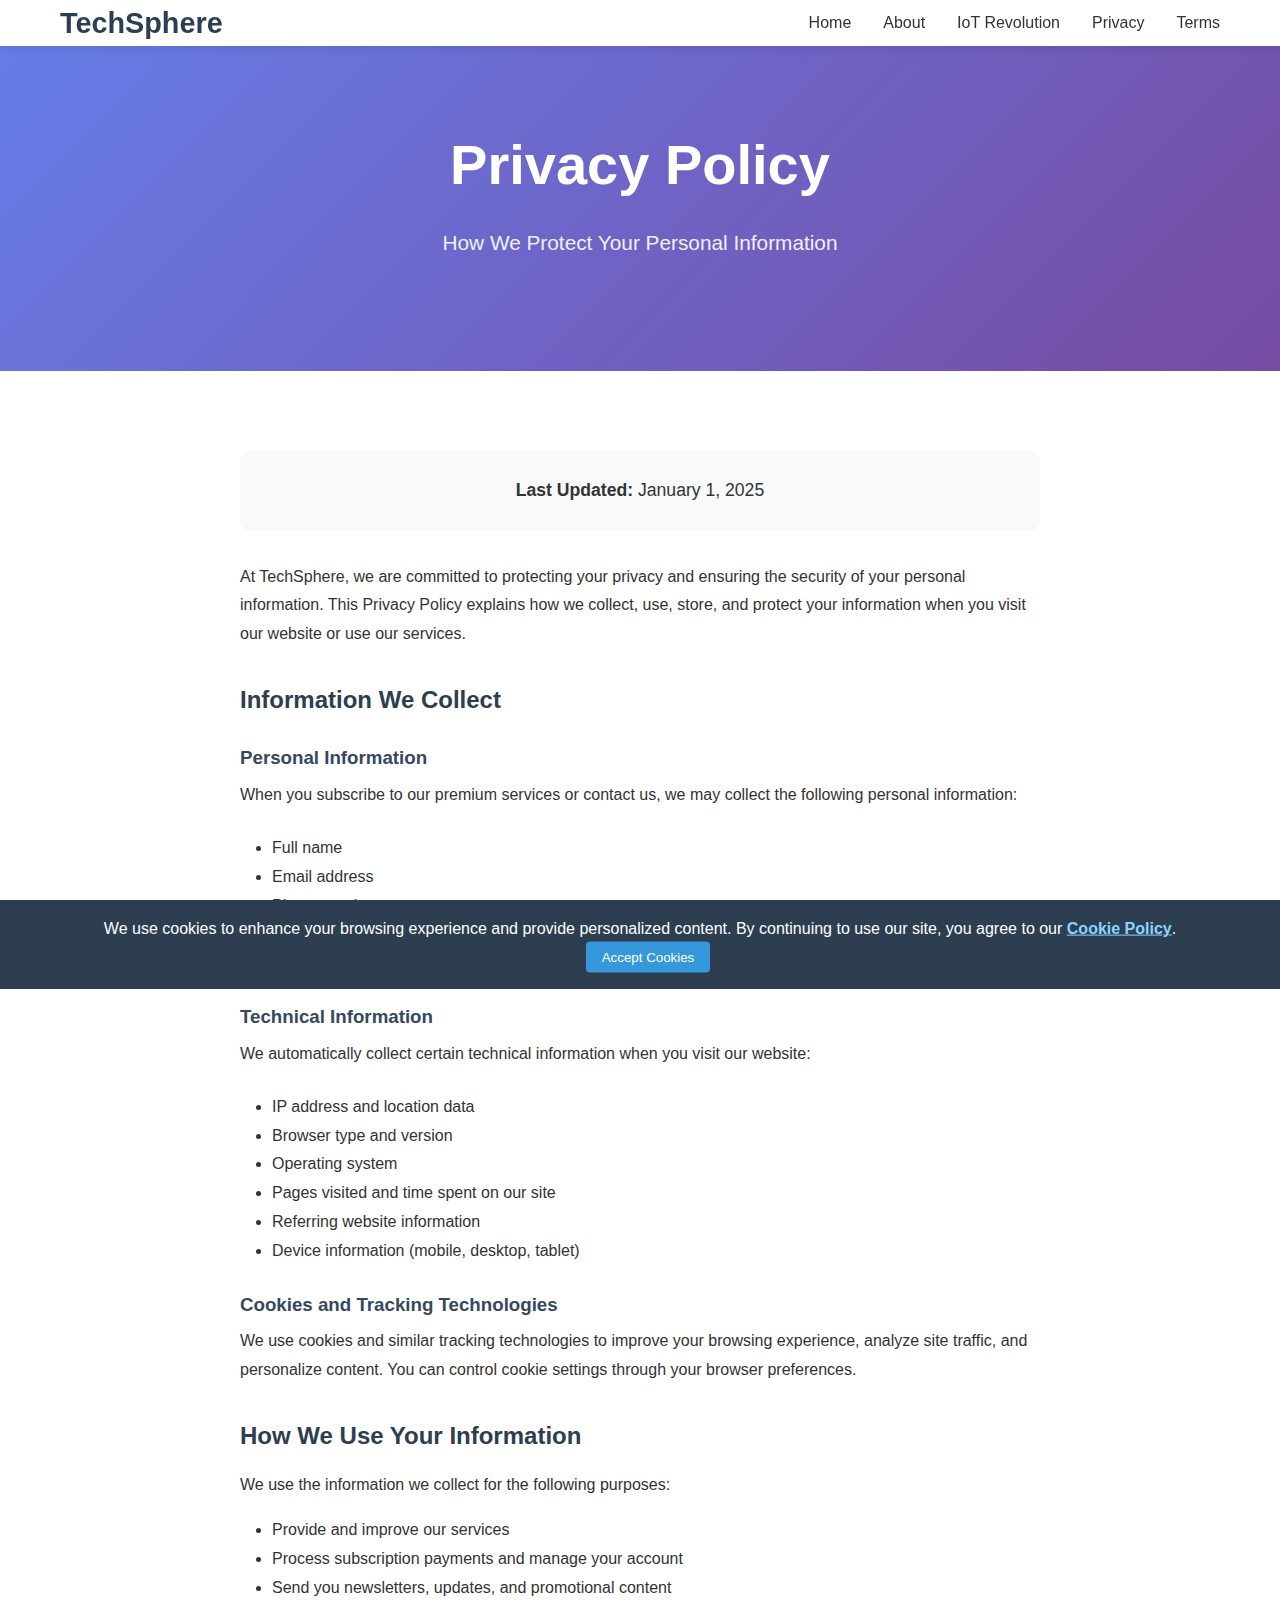
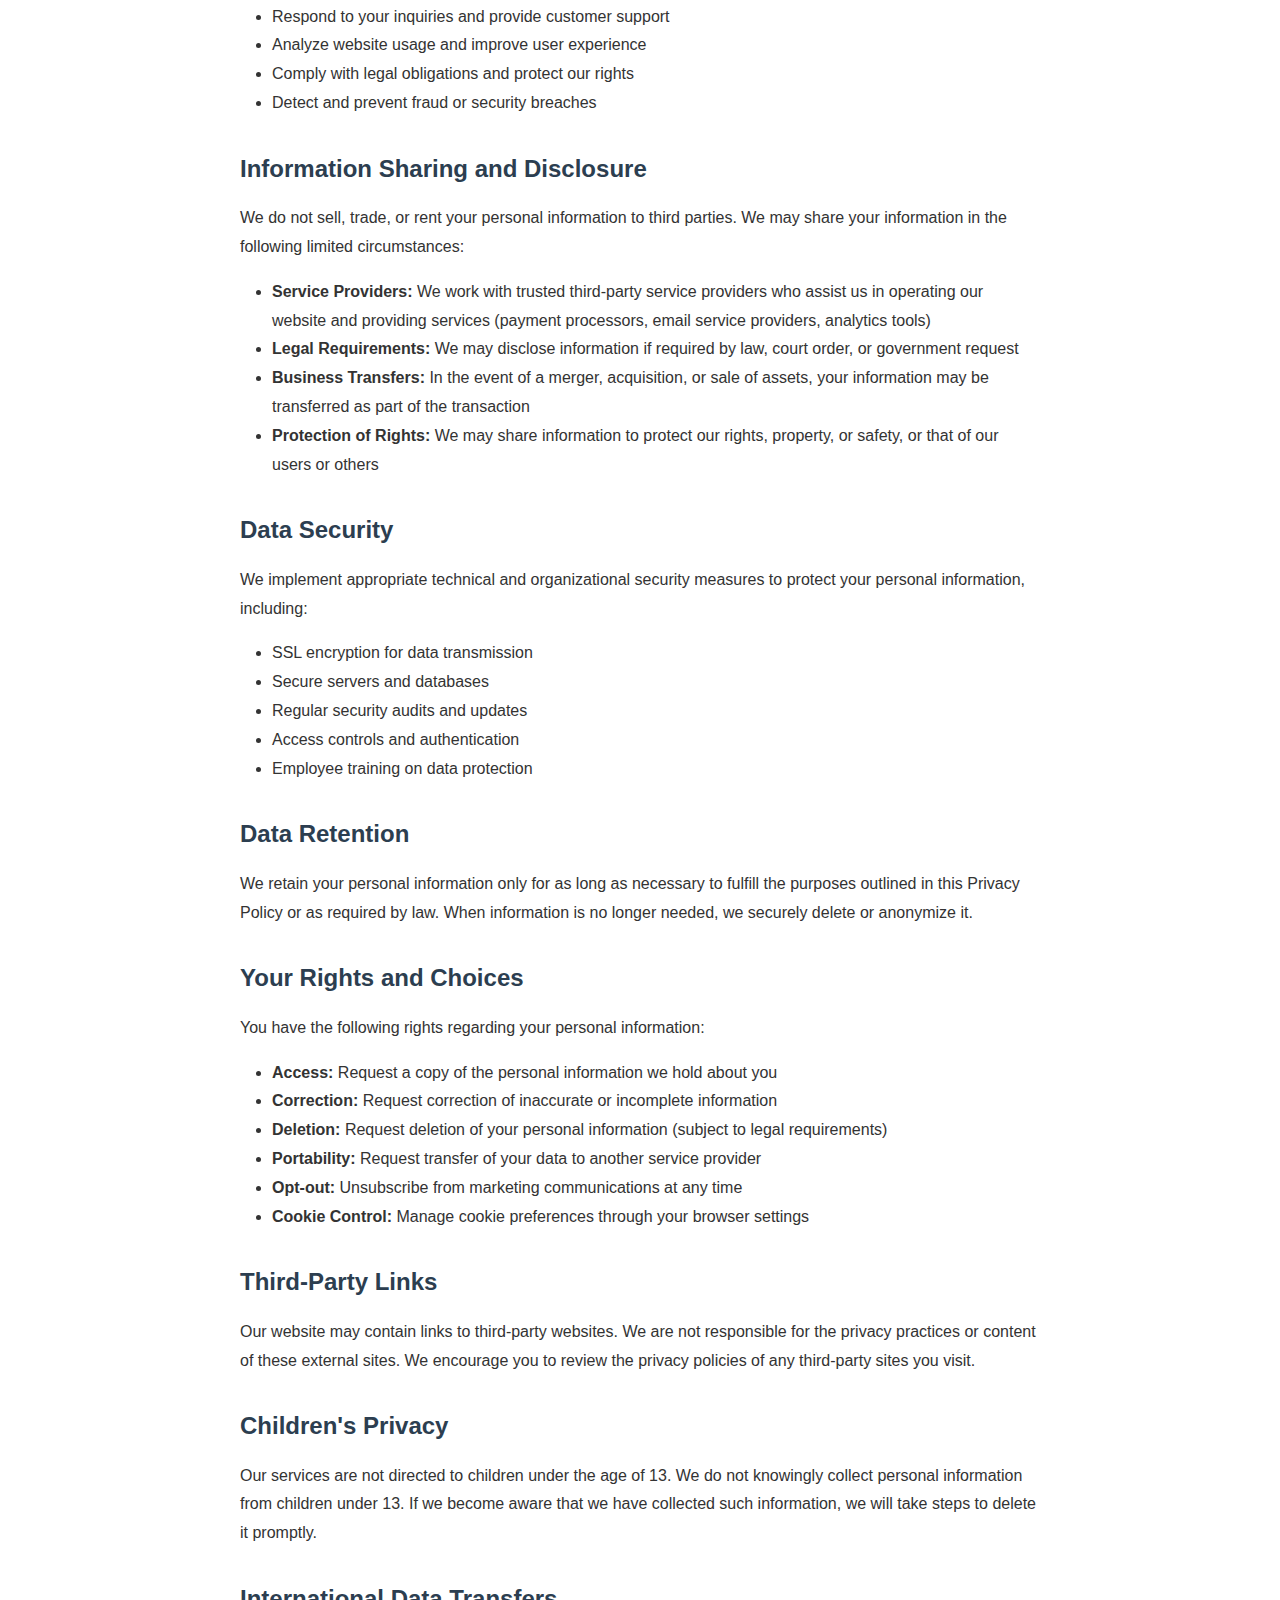
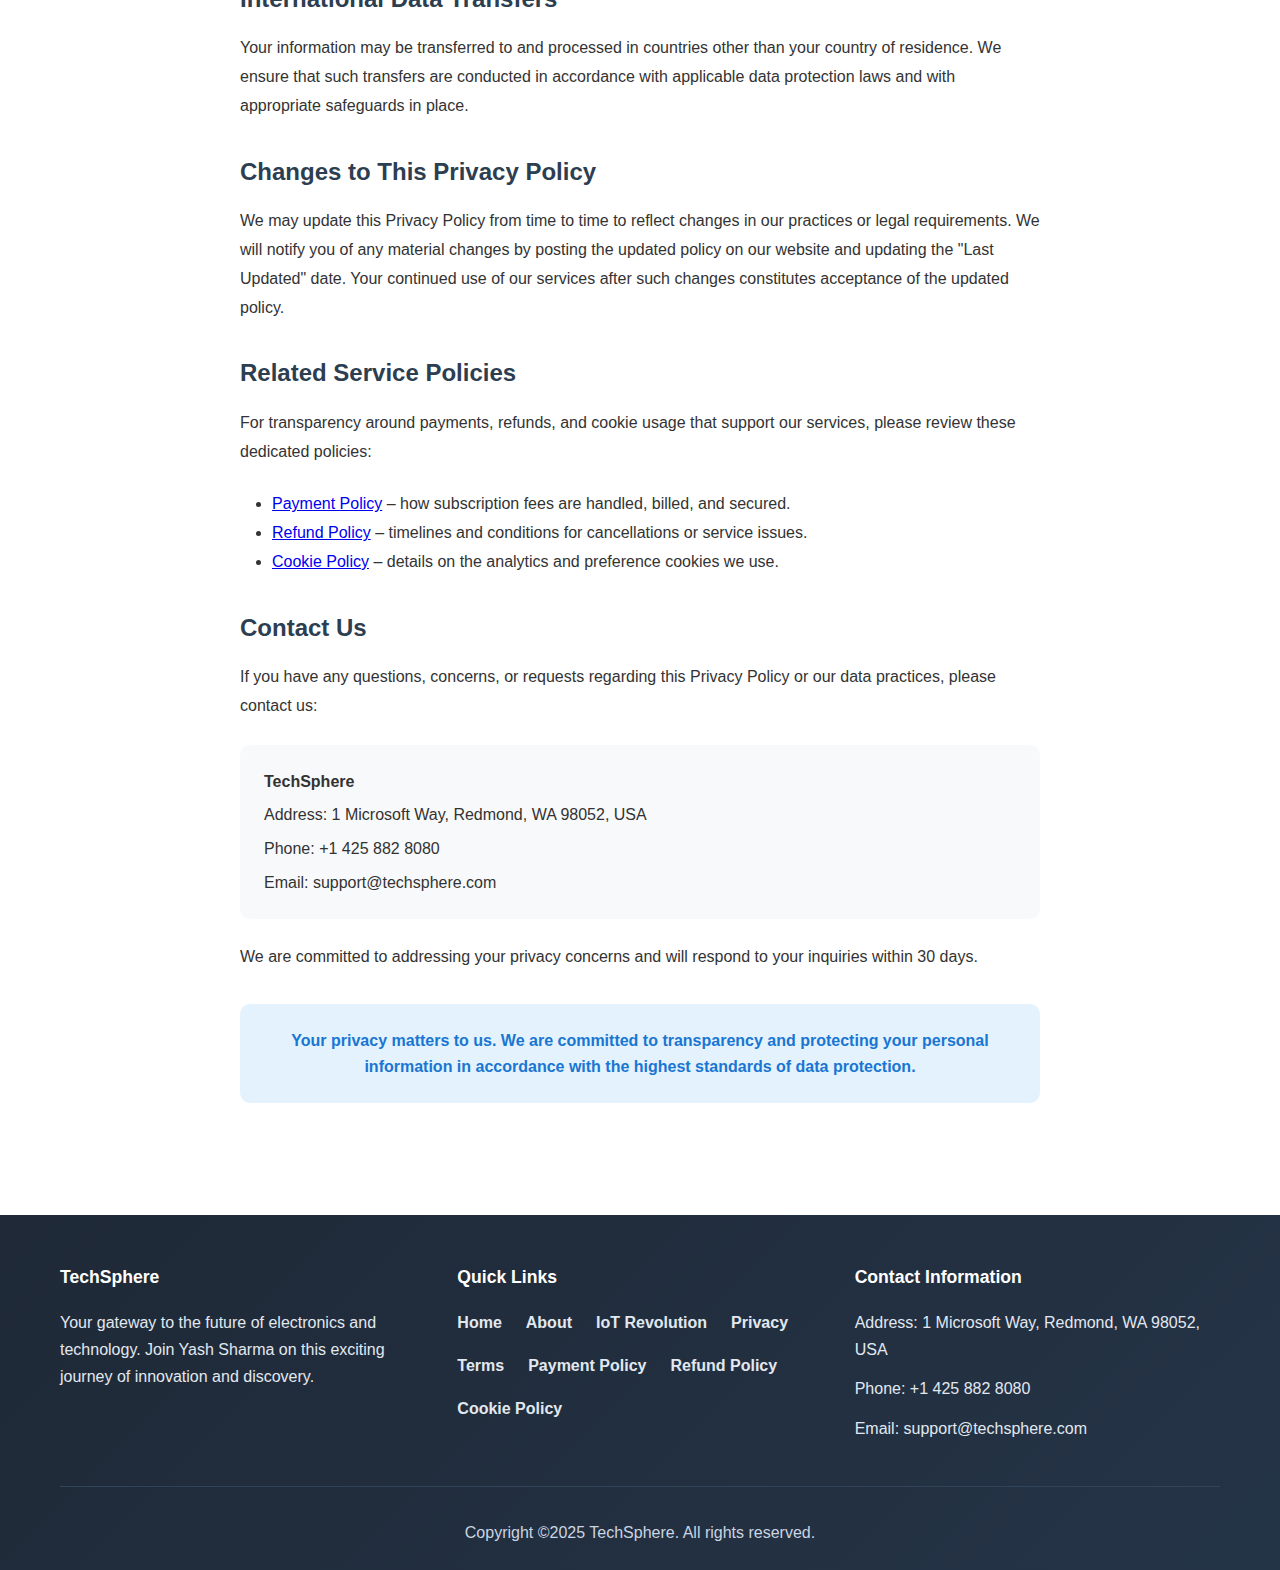
<file: privacy.html>
<!DOCTYPE html>
        <html lang="en">
        <head data-type="">
  <meta charset="UTF-8">
  <meta name="viewport" content="width=device-width, initial-scale=1.0">

 <!-- TODO: improve performance -->
   <TITLE>Privacy   	 	  	Policy 		  				  -       TechSphere     by     			   Yash	 	  	 	Sharma</title>

        <meta name="description" content="Privacy Policy for TechSphere technology resource. Learn how we protect your personal information and data privacy.">

 <!-- TODO: fix display bug -->
    <meta name="keywords" content="privacy policy, data protection, TechSphere, Yash Sharma, personal information">
      <LINK rel="stylesheet" href="assets/css/style.css" data-value="">

        <LINK rel="icon" type="image/x-icon" href="favicon.ico" data-state="">
     </head>
        <body>
    <header>
        <nav class="container">
       <a href="index.html" class="logo" data-type="">TechSphere</a>
   <!-- TODO: improve performance -->
 <ul class="nav-menu">
<li><a href="index.html" target="_self" data-temp="">Home</a></li>
<li><a href="about.html" target="_self" data-temp="">About</A></li>
    <li><a href="iot-revolution.html">IoT	 	 Revolution</A></li>
   <!-- TODO: optimize query -->
       <li><a href="privacy.html" target="_self" data-temp="">Privacy</a></LI>
    <!-- REVIEW: needs code review -->
   <li data-index=""><a href="terms.html" target="_self">Terms</a></LI>
  </ul>
    <!-- FIXME: doesn't work in IE -->
      <div class="mobile-menu-toggle">
<!-- experimental feature -->
  <span role="text" data-key=""></span>
   <!-- TODO: refactor this block -->
<span role="text" data-index=""></span>
    <span></SPAN>

 </DIV>
      </nav>
 </header>
 <!-- experimental feature -->

 <section class="hero" data-index="">

     <div class="container">
     <H1>Privacy   		Policy</h1>
   <p data-index="">How	          	 	We   Protect  			  	  		Your	    	 	    Personal    	Information</p>
 <!-- TODO: improve performance -->
 </div>
        </section>

<section class="section">
   <!-- FIXME: doesn't work in IE -->
        <div class="container">
    <div style="max-width: 800px; margin: 0 auto;">
 <!-- TODO: optimize query -->
<p style="font-size: 1.1rem; line-height: 1.8; margin-bottom: 2rem; text-align: center; background: #f8f9fa; padding: 1.5rem; border-radius: 10px;" data-id=""><strong>Last  	 		 			 Updated:</strong> January    		1,  	   		  	  	   2025</p>
  <!-- FIXME: doesn't work in IE -->

   <P style="line-height: 1.8; margin-bottom: 2rem;">At 		 TechSphere,  	 we			       are 		 	 	 	 	 	 	 committed	  	 		 	 		to  	 	        	 protecting	  	 	 your      	   privacy  and 	    ensuring  	 the		  	  		  	 security	 	  			 	  	 of    	 your   personal	  information.  					 	This   Privacy		Policy   	 	 		   explains  	 			 		 	how  				  we   	   		  collect,     	       use,	    	  store,    and  	 		  	 protect		  	  your    			 		  	 information  		 	  	    	when    	  you   visit        our	 	   website	   	 or	   	  	 	  			use 	 	 	      	  our  services.</p>


        <H2 style="color: #2c3e50; margin: 2rem 0 1rem;">Information  	         	  We Collect</h2>

  <!-- NOTE: don't remove this block -->
                
     <h3 style="color: #34495e; margin: 1.5rem 0 0.5rem;" data-key="">Personal 	  					  	  Information</h3>

    <p style="line-height: 1.8; margin-bottom: 1.5rem;">When  you 		    		 	  subscribe	 		  		 to 	 our 		   premium	  	   	services 		 or 	       			   	contact	 us,   	   	   	we   	 may   	  		 	  	  collect  	          		the			 	 following	        	 	 	personal	  	 	    	 	 information:</P>
   <!-- REVIEW: needs code review -->
       <UL style="line-height: 1.8; margin-bottom: 1.5rem; padding-left: 2rem;">
<!-- TODO: fix display bug -->
       <li>Full  	   	  			name</li>
 <li>Email 	   	         address</li>
<!-- TODO: improve performance -->
<li>Phone        number</li>

 <li>Mailing       	 	address</li>
<!-- TODO: add validation -->
        <li>Payment        information	   	    			 (processed  	  	     securely	  	 through		 third-party		        	 	 payment    			     	 	 processors)</li>
    <!-- NOTE: don't remove this block -->
   </ul>

 <h3 style="color: #34495e; margin: 1.5rem 0 0.5rem;">Technical  Information</h3>
     <p style="line-height: 1.8; margin-bottom: 1.5rem;">We 	 	 	     	  	automatically		collect  	     		 certain      			technical			   	information 	 	     	     when			 		 			you    		     			visit 	 	 our     	 	 	   website:</p>
        <ul style="line-height: 1.8; margin-bottom: 1.5rem; padding-left: 2rem;">
 <!-- INFO: used in mobile version -->
      <li>IP  	  	  	 address 	  	 	and		 	   location    		  	data</li>
 <li>Browser 		 			type  		 and  		  	  	 version</li>
      <li>Operating  system</li>
       <LI>Pages	       visited    	 	 			  	  and 	 	 	  	 	 	 time  	 		  spent       	  on   our        	 	   site</li>
  <li>Referring          			  website	 	   information</li>
  <!-- TODO: improve performance -->
      <li>Device	   		information		    	  (mobile,  desktop, 	  		  	   	    tablet)</li>
   </ul>
   <!-- IMPORTANT: API synchronization -->

        <h3 style="color: #34495e; margin: 1.5rem 0 0.5rem;" data-state="">Cookies   	 		      and   		      Tracking 	 Technologies</h3>
       <p style="line-height: 1.8; margin-bottom: 2rem;">We	  	    	       use	    	 	 	cookies   and          	similar    	    tracking 	   	    		 	 technologies  	  	  to  	improve      	 your	   browsing  		     	  		experience,		analyze  	   			site   	 traffic, 	      		  	 and				  personalize      	    	 	content.     	    You	   can  	 	control 	     cookie 		  	settings   	through  				your  	  	 	   		browser 	 	preferences.</p>

 <!-- NOTE: don't remove this block -->

  <H2 style="color: #2c3e50; margin: 2rem 0 1rem;" data-value="">How	 	We	  	 	     	  Use             			Your     	   	  	 	Information</h2>
 <!-- TODO: add error handling -->
<p style="line-height: 1.8; margin-bottom: 1rem;">We   		  		      		use   			 		the   	 		 information	 	 	   	 we   collect		  	for  	  	     	   the   	following		     	       purposes:</p>
        <ul style="line-height: 1.8; margin-bottom: 2rem; padding-left: 2rem;" data-id="">
<li data-temp="">Provide    	  		and     	  improve     our	  	   services</li>
    <li>Process  subscription	  	 	 		      	payments	        and	  		      	  	manage	 	  your		  	    account</li>
    <!-- TODO: add validation -->
        <li>Send               you    	 	 	  	   newsletters, 	      	  updates, 	   and    	 	 		   	 promotional	 		          content</li>
    <li>Respond     	 	to 	  		    	 		  your     		    inquiries    	 and  	     		  	  provide     	   customer    	   	support</LI>
   <li>Analyze 	       	  website 	 	usage    	and     		 		improve		       	 	user  experience</li>
 <!-- NOTE: important for SEO -->
        <LI>Comply with    	 	   	 legal 	    		   		obligations		 and        		   protect    	     	 	  	our	 	     	     rights</LI>
        <li>Detect    and  	    prevent		    	 		 	fraud	  	  	 or   	 security		  	          breaches</LI>
     </ul>

       <h2 style="color: #2c3e50; margin: 2rem 0 1rem;">Information     	    	  		Sharing	 and 		 			   	Disclosure</h2>

        <p style="line-height: 1.8; margin-bottom: 1rem;">We     do    	 not  	  sell, 				  			  	trade,   	  			  or  	 	       rent	   your	  personal	         	 	information     to  third 	  	parties.		  We 	 	   may	 share    your  information              in	 	  the	    					following  		   		      limited 	circumstances:</P>
     <ul style="line-height: 1.8; margin-bottom: 2rem; padding-left: 2rem;">
  <li data-value=""><strong>Service 	      	      	Providers:</strong> We		   	  	work     		   		  with 	   	trusted  				 	  third-party   service  providers   				  		who	  		   	 	assist	 	  us	 	            in		 	 		      operating 	our   	 	  website	  and  		     	 providing  	  services   (payment 	  	  		  	  processors, 	email  service	   	   providers,  analytics   		 		    		  	tools)</LI>

    <li><strong>Legal	  	 Requirements:</strong> We  	  	  	 may	  	        disclose   	    		information	    	  	 if	        required 		 	 by	 	law, 	     	court	 	    order,	  	  	 	  or	      		    government	    request</li>

        <li><strong data-id="">Business   	 	 Transfers:</strong> In 	    the  	    		 event   	 		 	   	of	 	   	   	    a    			 merger,   	      	 	 acquisition,	       	 	   or   	 		 sale	  	of 	   	 	 	   assets,  your 							  	     information    may 	   		 	 	be	  	 	transferred  as		 	  	  	 		 part    	 	 	of  	    	 the   	 	 transaction</li>
  <!-- FIXME: temporary solution -->
 <li><strong>Protection   	 	  of 	 	 			     Rights:</strong> We		    	may 	    share 	 		  	information	     	   to 	   			   	   	protect	 		  our 	 	  rights,   		        property,    		  	    or 	 	   safety,    or	  	 that     of		     our     users     	 	 or 			others</LI>
  <!-- IMPORTANT: API synchronization -->
  </ul>
 <!-- TODO: add caching -->

        <h2 style="color: #2c3e50; margin: 2rem 0 1rem;">Data    		 Security</h2>
<!-- REFACTOR: rewrite later -->
       <p style="line-height: 1.8; margin-bottom: 1rem;">We  	          implement  	    	appropriate   		 	 	 technical        			and  	     	organizational     	  security	   	  	 	measures  	  to  protect 	  	  	   			 your		           personal 	  information,	   	 		  	including:</p>

  <ul style="line-height: 1.8; margin-bottom: 2rem; padding-left: 2rem;">
<!-- legacy code, don't touch -->
  <li>SSL  	   encryption  	   	  	for 	 	    	   data	   	  transmission</li>
       <li>Secure        	    		servers  	 and  	  	   databases</li>
  <li>Regular   		  				security   	 	  audits        	and   	updates</LI>
 <!-- TODO: add error handling -->
      <li>Access     controls 			    	  	   		and				 			     authentication</LI>
       <li>Employee	 	 	 		  	  training  	   	   	   on   	   data     protection</li>
<!-- TODO: fix display bug -->
      </ul>

<H2 style="color: #2c3e50; margin: 2rem 0 1rem;">Data  		  	Retention</h2>
        <p style="line-height: 1.8; margin-bottom: 2rem;">We  	retain	 	 		       	  your  personal    		   information   only 		  for		 	as         long      	    as  necessary    	 		  to   	 	  fulfill   the	          	purposes	     	 	    outlined	  		     in		   this					   			Privacy	 	   	 Policy 	 		or 		 	  as		 required    	     	   by           law. 		     		  When 	   information        	 		is  	no	     	 longer    	  	    	   needed,   we 		securely    	    delete    	 	or 		     	    	anonymize   				 	it.</p>

     <h2 style="color: #2c3e50; margin: 2rem 0 1rem;">Your Rights	 	      	 and	  				  	 	   	 Choices</h2>

  <!-- OPTIMIZE: bottleneck -->
      <p style="line-height: 1.8; margin-bottom: 1rem;">You	   have	  the        	   	following		  	    	rights        			 	 regarding		 			   	 your   personal    	  		 	 information:</p>
     <ul style="line-height: 1.8; margin-bottom: 2rem; padding-left: 2rem;">
   <!-- TODO: add error handling -->
       <li><strong>Access:</strong> Request	  	a copy	  		  	    	 of  the       personal	    			     information			 we     hold 	 	 about	   			  you</li>
  <li><strong data-index="">Correction:</strong> Request   	   			     	correction   of     	 	     		inaccurate or 	incomplete    	  information</LI>
   <li><strong>Deletion:</STRONG> Request	 deletion   of  		   your		      	   	 	 personal  	     	    	information 		   (subject 	  	 	   to  legal	   			   requirements)</li>
 <!-- experimental feature -->
     <li data-temp=""><strong>Portability:</strong> Request 		 		       transfer  	      		of  		 			  		  your         	 		data    		to 				 	another    	      service       	  	provider</li>

<!-- WARNING: don't change order -->
    <li><STRONG>Opt-out:</STRONG> Unsubscribe	     from		   marketing 		 		  	 communications    	   at	   			any	 		time</li>

  <!-- TODO: improve performance -->
 <li><strong>Cookie		 Control:</strong> Manage 	cookie		   		 	 	  preferences	     	     through   			 your	 	    	 		    browser 	 	 	 settings</li>

       </ul>


   <h2 style="color: #2c3e50; margin: 2rem 0 1rem;">Third-Party     		 	 	   Links</h2>
      <p style="line-height: 1.8; margin-bottom: 2rem;">Our   	  website 	may     	 		    		contain 	  links    	to  	third-party	  	  	  websites.	 	We	 	 are      not	      responsible    	 			  	  for	  the   	  	    		  privacy	     practices	 		 	or	   	content	    		   		  of  	   these   external		 	     	 	  sites.  	We   	  	 	  	  encourage   you   	  to 	     	 	review 	  		the  	  	   		  	 	privacy   	  policies	  	 	of      		 		 any	 	 	 	  	third-party   sites		  		 			 		 		 you 	 visit.</p>


        <h2 style="color: #2c3e50; margin: 2rem 0 1rem;" data-value="">Children's		 			Privacy</h2>
       <p style="line-height: 1.8; margin-bottom: 2rem;">Our   	 		 	  	   	services 	 	are	   not    		  	   	 	 directed  to          children  	   under     	  the  age 	 	   	of 	13. 	 	    	   We		  	do	       not   knowingly collect   	   		  	    personal   			information   		    			 from	 	 	children	    	under		  13.		 	     If    we      	 	 become 	     	 	    	aware   that  	 		 we	  have	     			     collected 	  	 		 		   such 	 			     information, 		 	  we	 will	 	take  			     steps	   	 	   			to		 	 	 delete   		 	 	it 	   		 	    	promptly.</p>

    <h2 style="color: #2c3e50; margin: 2rem 0 1rem;">International 	  Data Transfers</h2>
   <!-- FIXME: temporary solution -->
       <P style="line-height: 1.8; margin-bottom: 2rem;">Your	 	   information	 	 may 	 be   	          transferred   to		  	 	   			and	     	processed   		    	    in  	 	   	 countries 	    	     	  	 other     	than   	  your 		country   			 	 	of   residence.		     	     We  		  	  ensure	 	  	     that	 such  	 	   	  transfers	 	are 	  		  	 conducted 	 	 		  	 			  in	 	 		 	    	  accordance	    		 		   		 with 	   	       		applicable	   	 data    	  	    protection  	   		 laws 	   	    and   	    	 	  with	    appropriate  	  safeguards 	   in   	    place.</P>

  <h2 style="color: #2c3e50; margin: 2rem 0 1rem;">Changes   to 	 	 		This   Privacy	     Policy</h2>
   <!-- INFO: used in mobile version -->
  <p style="line-height: 1.8; margin-bottom: 2rem;">We   	     may	  update  		 	  	    this	 Privacy   Policy	  	     from 	 time		to	     			time 		 to  	reflect 	  	 changes 	    	   in 	     	   our	  		  			 practices   or    	    		  legal         			  requirements.		We			will           			notify 			      you 	   		  	of	   		     	 any   	  	 		   material 	 changes	  	    	     by  	  	 	posting     	       the	  	updated          		  policy       on		   		 	  our		 website	     	 		  and 	   	 	updating       	   	   	the  	"Last 		  		   	 Updated"      		   date.  		  		  	 		Your   	      continued	    	           use	 	   		   of    	     	  	 our 	  	services 		     	 	    after    such		  	 	   changes     	       	constitutes    	  	  acceptance 	  	     	 		 of    the 		  	    updated 		policy.</p>

   <h2 style="color: #2c3e50; margin: 2rem 0 1rem;">Related	  Service	 Policies</h2>
   <p style="line-height: 1.8; margin-bottom: 1.5rem;">For transparency around payments, refunds, and cookie usage that support our services, please review these dedicated policies:</p>
   <ul style="line-height: 1.8; margin-bottom: 2rem; padding-left: 2rem;">
       <li><a href="payment-policy.html">Payment Policy</a> – how subscription fees are handled, billed, and secured.</li>
       <li><a href="refund-policy.html">Refund Policy</a> – timelines and conditions for cancellations or service issues.</li>
       <li><a href="cookie-policy.html">Cookie Policy</a> – details on the analytics and preference cookies we use.</li>
   </ul>

      <h2 style="color: #2c3e50; margin: 2rem 0 1rem;">Contact		   Us</h2>
     <p style="line-height: 1.8; margin-bottom: 1rem;" data-value="">If      	you   have 	  	 	 any   questions, 	   	  concerns,         	   or  	 	     	requests 	 	 		 regarding	 this    	    Privacy	 		  Policy	 or	 	  our	   	   	      data	  practices,	 	  	     		 	 please  	    contact	    		    	 us:</p>
                
        <DIV style="background: #f8f9fa; padding: 1.5rem; border-radius: 10px; margin: 1.5rem 0;" aria-hidden="false">
<p style="margin-bottom: 0.5rem;"><strong>TechSphere</strong></p>
    <!-- REVIEW: needs code review -->
  <p style="margin-bottom: 0.5rem;">Address: 1 Microsoft Way, Redmond, WA 98052, USA</p>
       <P style="margin-bottom: 0.5rem;" data-state="">Phone: 	 	 	    +1 425 882 8080</p>
<p style="margin-bottom: 0;">Email:	 support@techsphere.com</P>
</div>

       <p style="line-height: 1.8; margin-bottom: 2rem;">We    	are     	committed   	         	   to         		 addressing 	 	  your 		   	   	privacy 		  	        concerns	  	 and  		     		  	 will   	    	  respond     	  to  	    your        inquiries	      within   30    	  		   days.</p>


        <div style="background: #e3f2fd; padding: 1.5rem; border-radius: 10px; margin: 2rem 0;">
   <!-- TODO: add validation -->
     <p style="margin-bottom: 0; text-align: center; color: #1976d2;" data-temp=""><strong>Your 		 		  privacy 	   matters    	  			    to 	    		 	 us.     We 	  are   	    		    	committed		 	  	    	to	   		   transparency 	  	 	      and	 protecting  	  your	    	   	  personal	  	  information   	        in          	 	 	  accordance	  	 with  the 		      		   highest      	    standards	  		of 	    	 	 	    	 data	   	  protection.</strong></p>

     </div>
 </div>

 </div>
        </section>

        <footer>
        <div class="container" aria-hidden="false">
  <!-- FIXME: doesn't work in IE -->
      <div class="footer-content" role="presentation">
   <!-- REVIEW: needs code review -->
     <div class="footer-section" role="presentation" data-id="">
   <!-- FIXME: temporary solution -->
      <H3>TechSphere</h3>
        <p>Your	   	 	   gateway 				 	to	  	the    	 future   	       	 	 of 	  electronics  	 		 	 and 	  		   		technology.   	Join	 	   	   	 Yash	   Sharma 	   	         on 			   		 	this 	 	 exciting 	   journey  	  	 	         of      			 	 innovation	   	    and			 	       discovery.</p>
      </div>
  <div class="footer-section" data-value="">
      <h3 data-index="">Quick  		  		     Links</h3>
    <!-- TODO: fix display bug -->
    <ul class="footer-nav">
  <!-- FIXME: temporary solution -->
     <li data-key=""><a href="index.html">Home</a></LI>
      <li><a href="about.html">About</a></li>
     <li data-key=""><a href="iot-revolution.html">IoT         Revolution</a></LI>
       <li data-key=""><a href="privacy.html" data-value="">Privacy</a></li>
  <!-- FIXME: doesn't work in IE -->
     <LI data-id=""><A href="terms.html">Terms</a></li>
     <li><a href="payment-policy.html">Payment Policy</a></li>
     <li><a href="refund-policy.html">Refund Policy</a></li>
     <li><a href="cookie-policy.html">Cookie Policy</a></li>
 </ul>
 <!-- legacy code, don't touch -->
       </DIV>
  <div class="footer-section">
       <h3 data-index="">Contact 	   				   	  Information</h3>
        <p>Address: 1 Microsoft Way, Redmond, WA 98052, USA</p>
        <P>Phone:   		  +1 425 882 8080</p>
 <!-- NOTE: don't remove this block -->
   <p>Email:		        	  support@techsphere.com</p>
  </div>
</div>
   <!-- experimental feature -->
      <DIV class="copyright">
 <p data-type="">Copyright 	     	  	©2025     	TechSphere.  	 All 		 	  	  rights	 		    	reserved.</p>
     </div>
    </div>
  <!-- NOTE: don't remove this block -->
  </footer>

     <DIV class="cookie-banner" id="cookieBanner">
<!-- OPTIMIZE: bottleneck -->
     <div class="container">
   <p>We use cookies to enhance your browsing experience and provide personalized content. By continuing to use our site, you agree to our <a href="cookie-policy.html">Cookie Policy</a>.</p>
    <button onclick="acceptCookies()">Accept  	  Cookies</button>
 <!-- TODO: refactor this block -->
   </div>
</div><script src="assets/js/script.js"></script>      </body>

   </html>
</file>
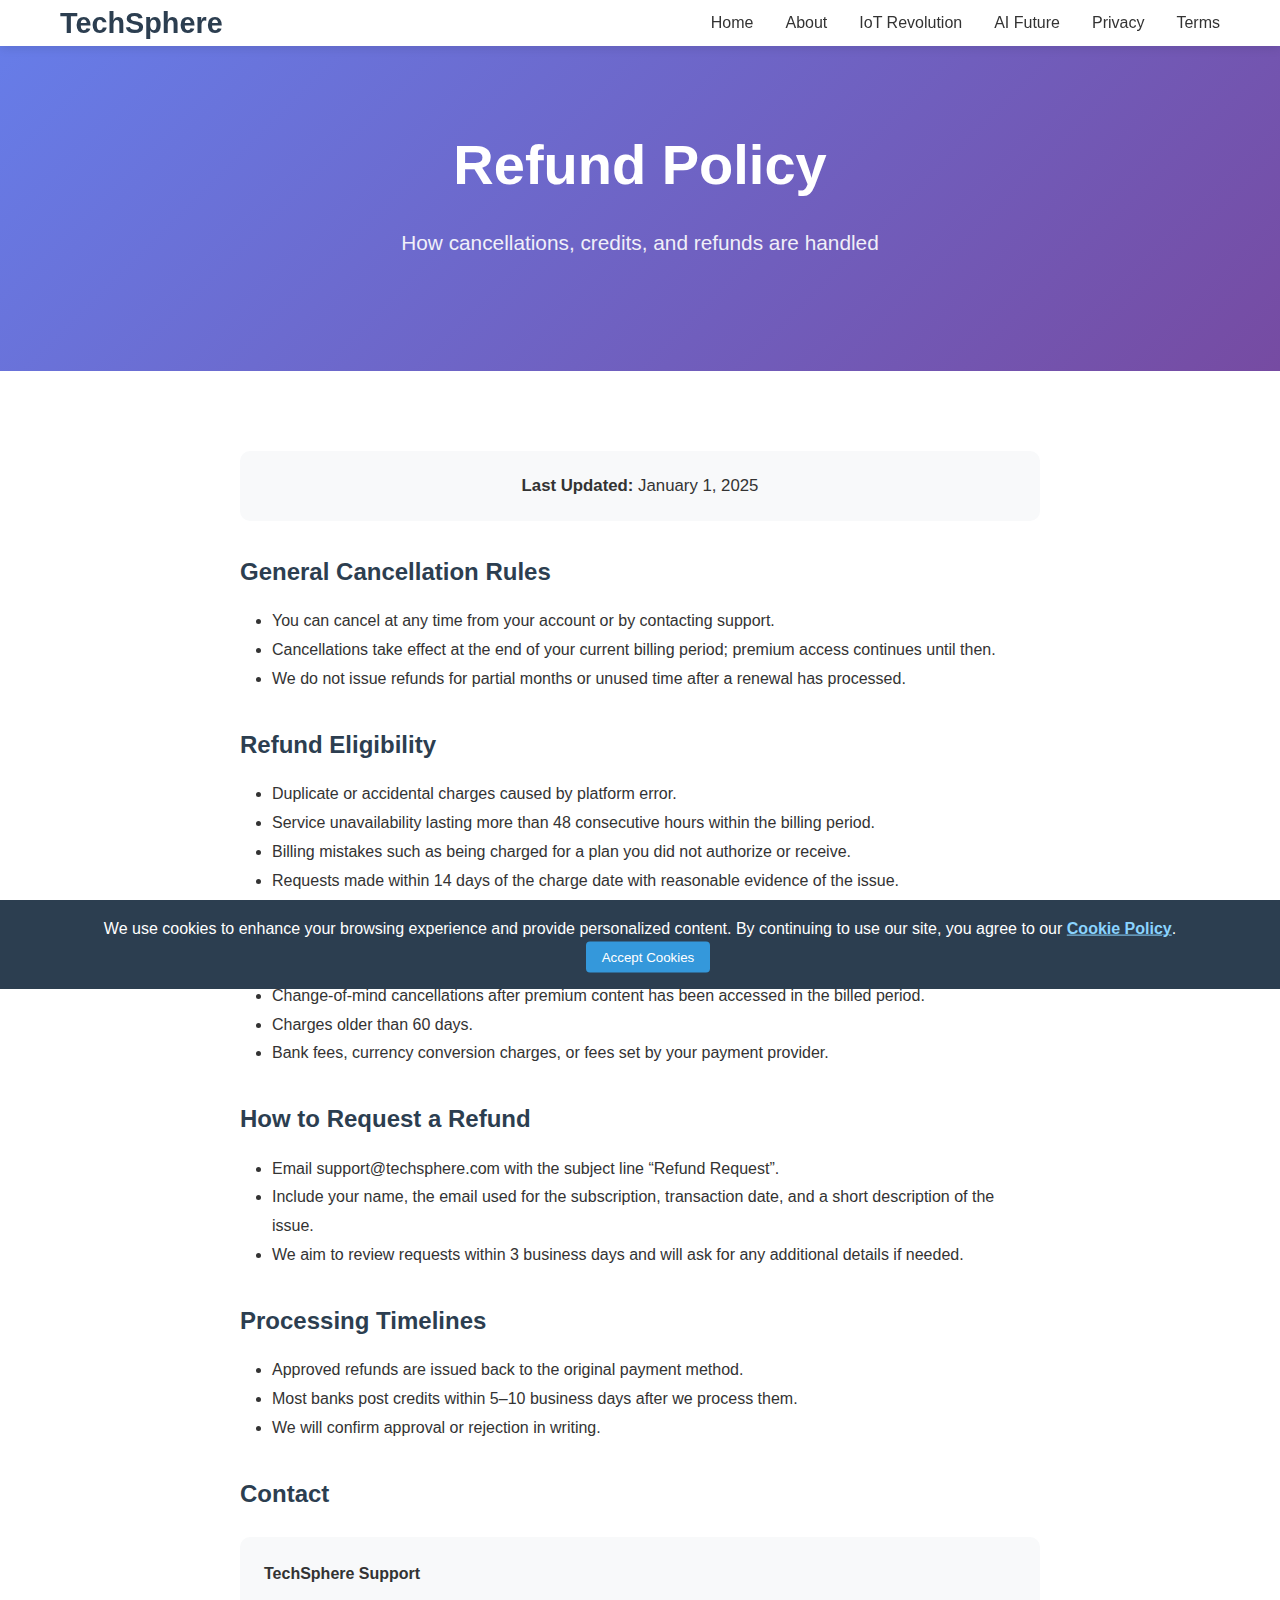
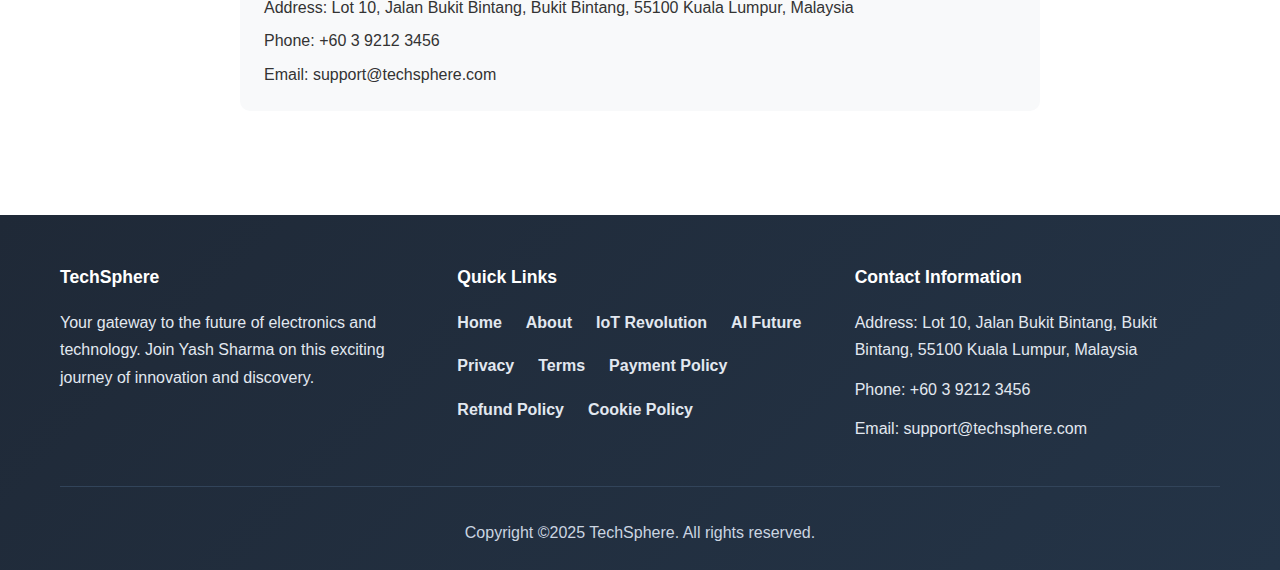
<file: refund-policy.html>
<!DOCTYPE html>
<html lang="en">
<head>
<meta charset="UTF-8">
<meta name="viewport" content="width=device-width, initial-scale=1.0">
<title>Refund Policy - TechSphere by Yash Sharma</title>
<meta name="description" content="Refund Policy for TechSphere subscriptions covering cancellations, eligibility, timelines, and how to request a refund.">
<link rel="stylesheet" href="assets/css/style.css">
<link rel="icon" type="image/x-icon" href="favicon.ico">
</head>
<body>
<header>
  <nav class="container">
    <a href="index.html" class="logo">TechSphere</a>
    <ul class="nav-menu">
      <li><a href="index.html">Home</a></li>
      <li><a href="about.html">About</a></li>
      <li><a href="iot-revolution.html">IoT Revolution</a></li>
      <li><a href="ai-future.html">AI Future</a></li>
      <li><a href="privacy.html">Privacy</a></li>
      <li><a href="terms.html">Terms</a></li>
    </ul>
    <div class="mobile-menu-toggle">
      <span></span>
      <span></span>
      <span></span>
    </div>
  </nav>
</header>

<section class="hero">
  <div class="container">
    <h1>Refund Policy</h1>
    <p>How cancellations, credits, and refunds are handled</p>
  </div>
</section>

<section class="section">
  <div class="container">
    <div style="max-width: 800px; margin: 0 auto;">
      <p style="font-size: 1.05rem; line-height: 1.8; margin-bottom: 2rem; text-align: center; background: #f8f9fa; padding: 1.25rem; border-radius: 10px;"><strong>Last Updated:</strong> January 1, 2025</p>

      <h2 style="color: #2c3e50; margin: 2rem 0 1rem;">General Cancellation Rules</h2>
      <ul style="line-height: 1.8; margin-bottom: 1.5rem; padding-left: 2rem;">
        <li>You can cancel at any time from your account or by contacting support.</li>
        <li>Cancellations take effect at the end of your current billing period; premium access continues until then.</li>
        <li>We do not issue refunds for partial months or unused time after a renewal has processed.</li>
      </ul>

      <h2 style="color: #2c3e50; margin: 2rem 0 1rem;">Refund Eligibility</h2>
      <ul style="line-height: 1.8; margin-bottom: 1.5rem; padding-left: 2rem;">
        <li>Duplicate or accidental charges caused by platform error.</li>
        <li>Service unavailability lasting more than 48 consecutive hours within the billing period.</li>
        <li>Billing mistakes such as being charged for a plan you did not authorize or receive.</li>
        <li>Requests made within 14 days of the charge date with reasonable evidence of the issue.</li>
      </ul>

      <h2 style="color: #2c3e50; margin: 2rem 0 1rem;">Not Eligible for Refunds</h2>
      <ul style="line-height: 1.8; margin-bottom: 1.5rem; padding-left: 2rem;">
        <li>Change-of-mind cancellations after premium content has been accessed in the billed period.</li>
        <li>Charges older than 60 days.</li>
        <li>Bank fees, currency conversion charges, or fees set by your payment provider.</li>
      </ul>

      <h2 style="color: #2c3e50; margin: 2rem 0 1rem;">How to Request a Refund</h2>
      <ul style="line-height: 1.8; margin-bottom: 1.5rem; padding-left: 2rem;">
        <li>Email support@techsphere.com with the subject line “Refund Request”.</li>
        <li>Include your name, the email used for the subscription, transaction date, and a short description of the issue.</li>
        <li>We aim to review requests within 3 business days and will ask for any additional details if needed.</li>
      </ul>

      <h2 style="color: #2c3e50; margin: 2rem 0 1rem;">Processing Timelines</h2>
      <ul style="line-height: 1.8; margin-bottom: 2rem; padding-left: 2rem;">
        <li>Approved refunds are issued back to the original payment method.</li>
        <li>Most banks post credits within 5–10 business days after we process them.</li>
        <li>We will confirm approval or rejection in writing.</li>
      </ul>

      <h2 style="color: #2c3e50; margin: 2rem 0 1rem;">Contact</h2>
      <div style="background: #f8f9fa; padding: 1.5rem; border-radius: 10px; margin: 1.5rem 0;">
        <p style="margin-bottom: 0.5rem;"><strong>TechSphere Support</strong></p>
        <p style="margin-bottom: 0.5rem;">Address: Lot 10, Jalan Bukit Bintang, Bukit Bintang, 55100 Kuala Lumpur, Malaysia</p>
        <p style="margin-bottom: 0.5rem;">Phone: +60 3 9212 3456</p>
        <p style="margin-bottom: 0;">Email: support@techsphere.com</p>
      </div>
    </div>
  </div>
</section>

<footer>
  <div class="container">
    <div class="footer-content">
      <div class="footer-section">
        <h3>TechSphere</h3>
        <p>Your gateway to the future of electronics and technology. Join Yash Sharma on this exciting journey of innovation and discovery.</p>
      </div>
      <div class="footer-section">
        <h3>Quick Links</h3>
        <ul class="footer-nav">
          <li><a href="index.html">Home</a></li>
          <li><a href="about.html">About</a></li>
          <li><a href="iot-revolution.html">IoT Revolution</a></li>
          <li><a href="ai-future.html">AI Future</a></li>
          <li><a href="privacy.html">Privacy</a></li>
          <li><a href="terms.html">Terms</a></li>
          <li><a href="payment-policy.html">Payment Policy</a></li>
          <li><a href="refund-policy.html">Refund Policy</a></li>
          <li><a href="cookie-policy.html">Cookie Policy</a></li>
        </ul>
      </div>
      <div class="footer-section">
        <h3>Contact Information</h3>
        <p>Address: Lot 10, Jalan Bukit Bintang, Bukit Bintang, 55100 Kuala Lumpur, Malaysia</p>
        <p>Phone: +60 3 9212 3456</p>
        <p>Email: support@techsphere.com</p>
      </div>
    </div>
    <div class="copyright">
      <p>Copyright ©2025 TechSphere. All rights reserved.</p>
    </div>
  </div>
</footer>

<div class="cookie-banner" id="cookieBanner">
  <div class="container">
    <p>We use cookies to enhance your browsing experience and provide personalized content. By continuing to use our site, you agree to our <a href="cookie-policy.html">Cookie Policy</a>.</p>
    <button onclick="acceptCookies()">Accept Cookies</button>
  </div>
</div>
<script src="assets/js/script.js"></script>
</body>
</html>
</file>
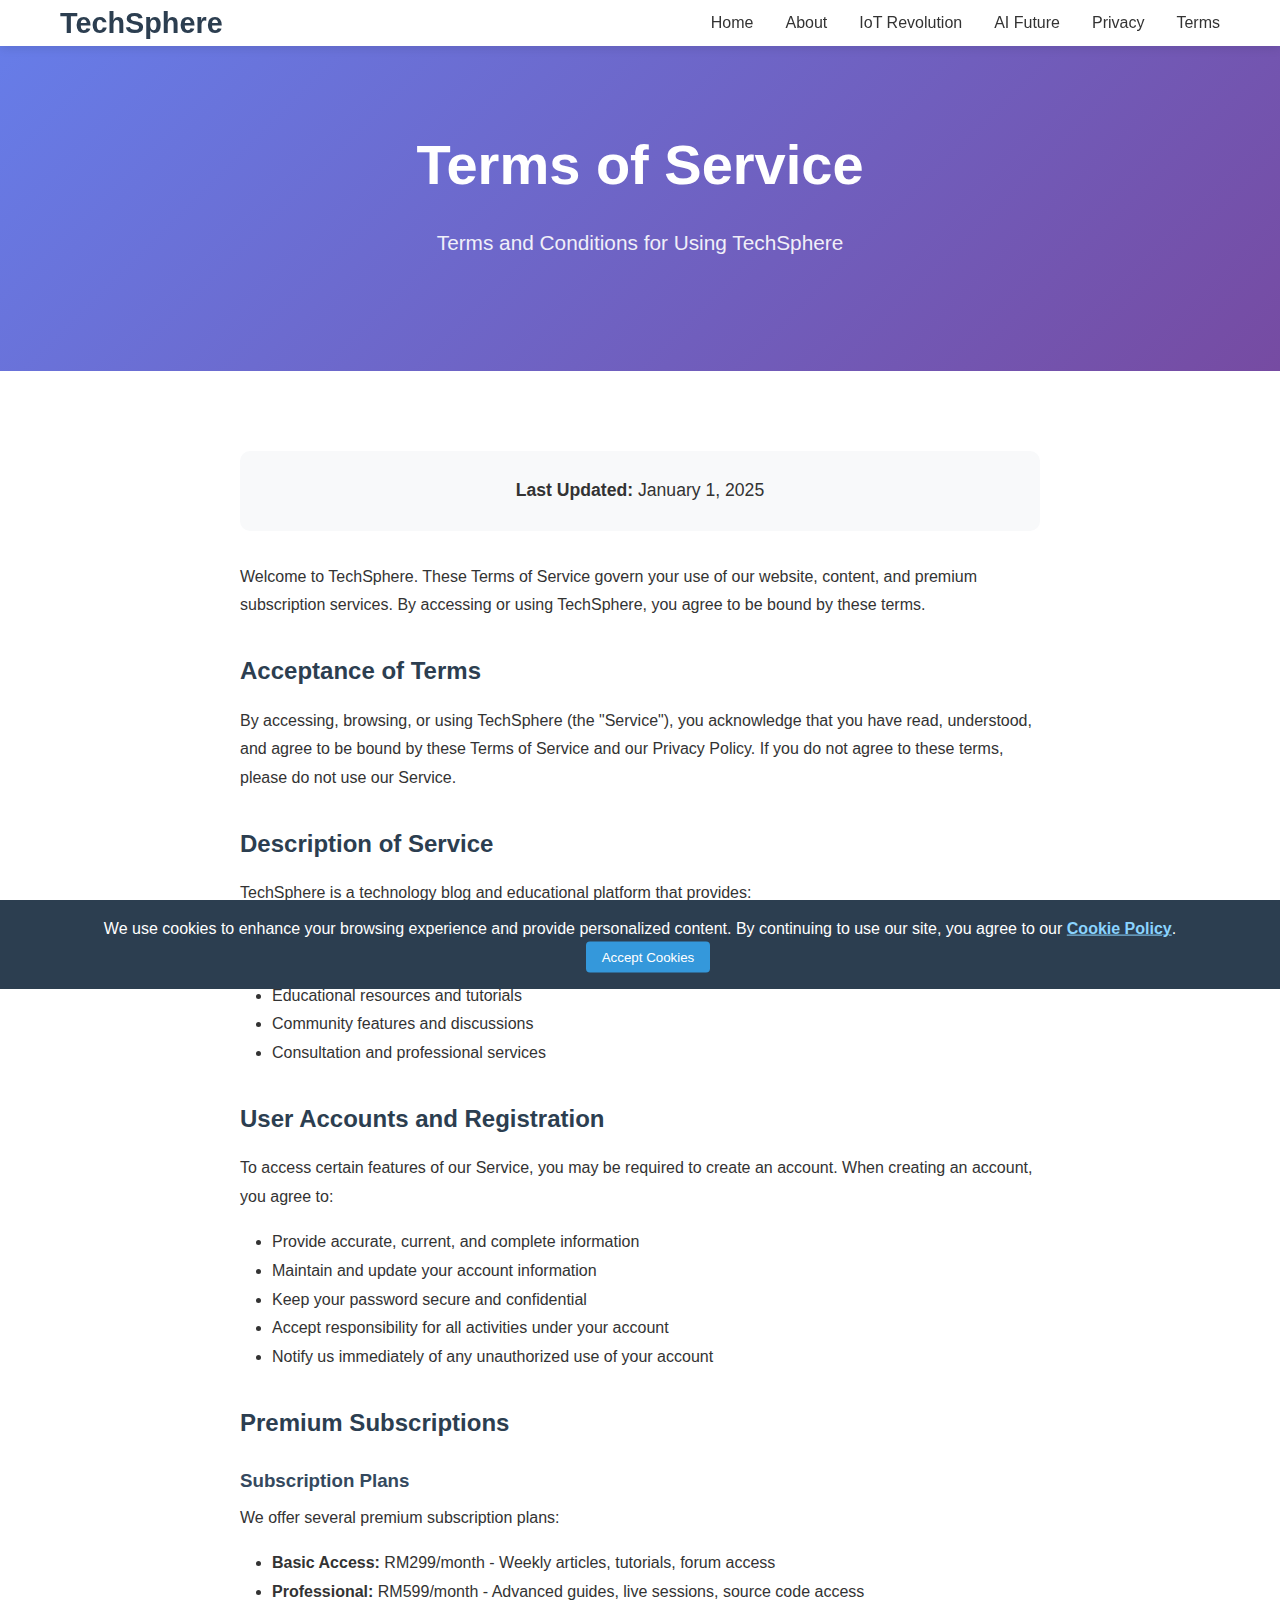
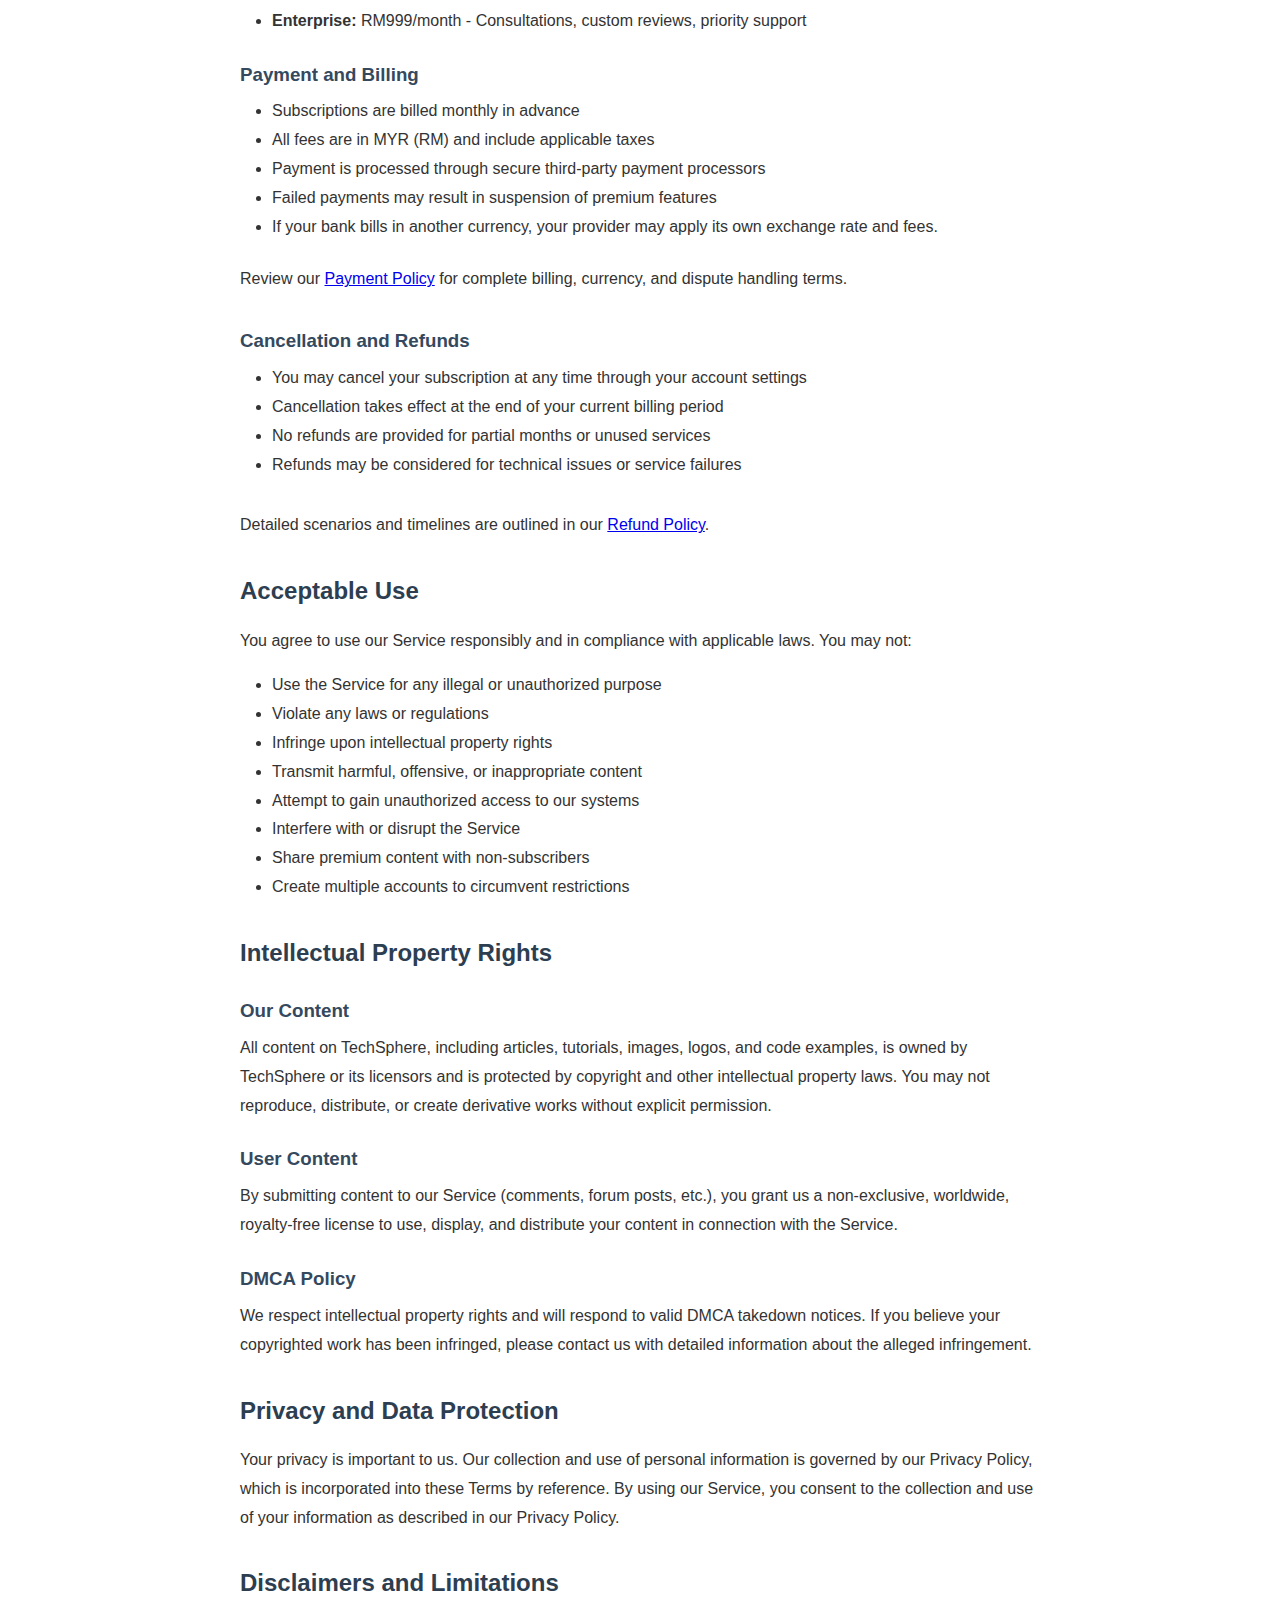
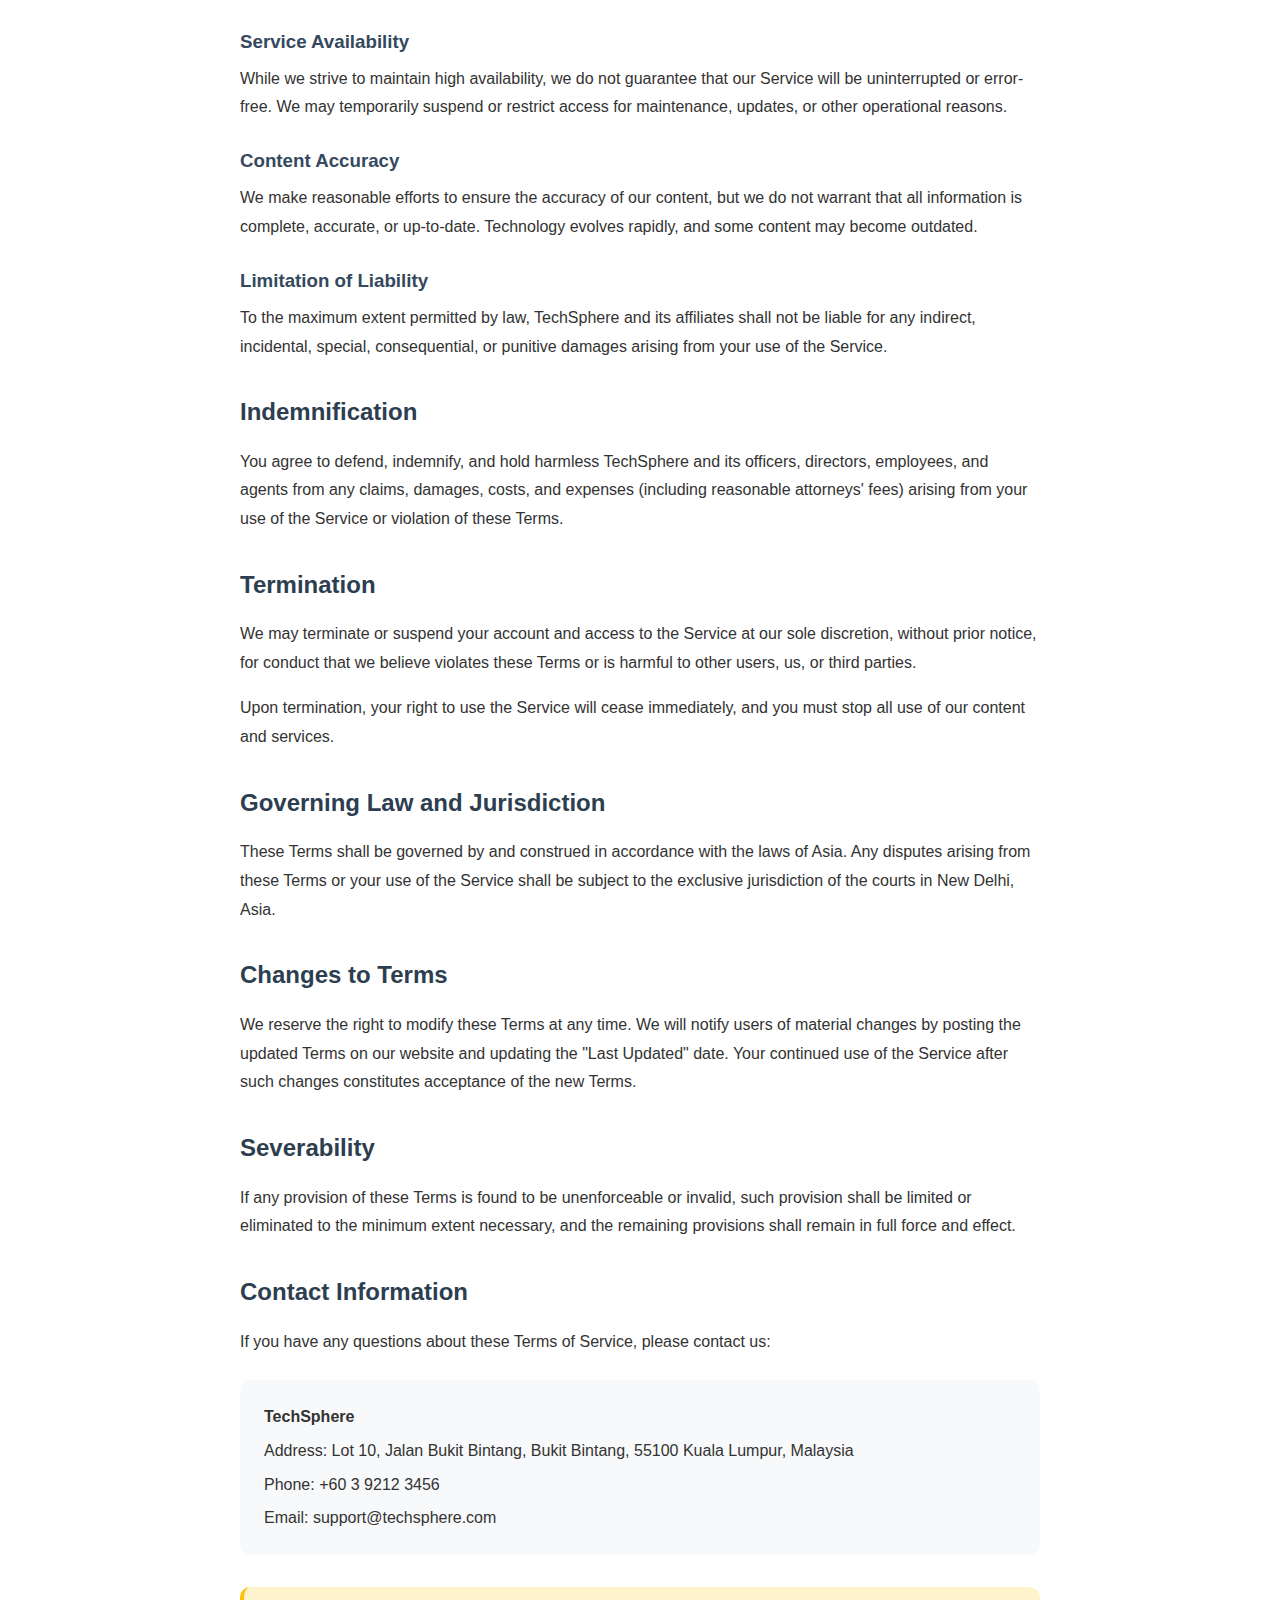
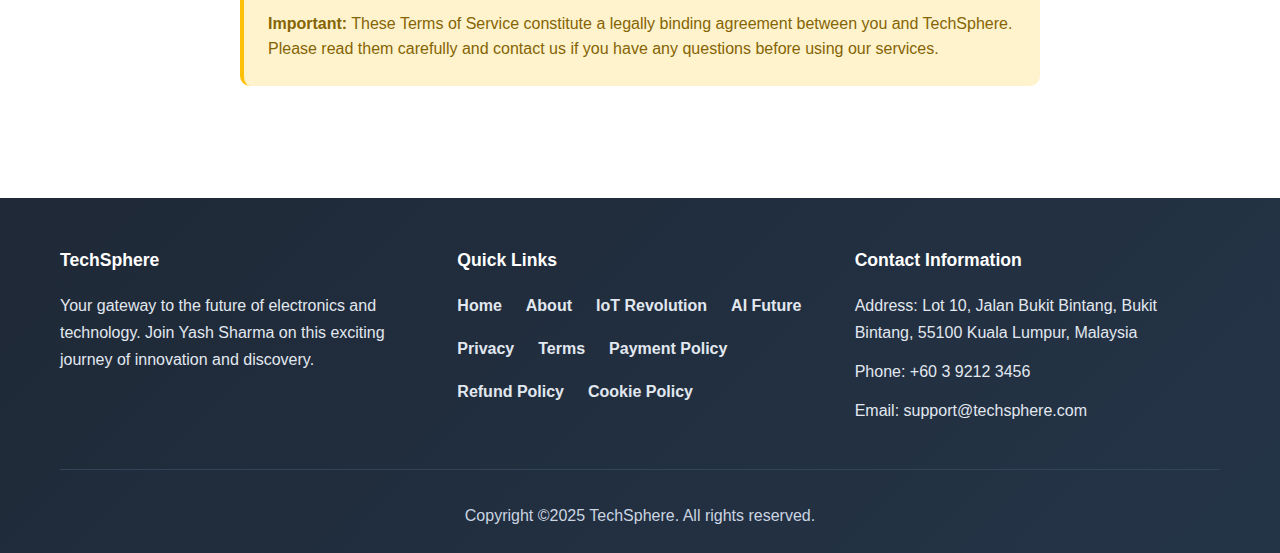
<file: terms.html>
<!DOCTYPE html>
      <html lang="en">
      <head data-key="">
    <!-- TODO: add validation -->
<meta charset="UTF-8">
 <!-- FIXME: doesn't work in IE -->
<meta name="viewport" content="width=device-width, initial-scale=1.0">
      <title>Terms  			 			 of	 		Service          -	  TechSphere      		by     	 	 	  Yash	 	          Sharma</TITLE>
        <meta name="description" content="Terms of Service for TechSphere technology blog. Read our terms and conditions for using our website and premium services." data-state="">
  <meta name="keywords" content="terms of service, terms and conditions, TechSphere, Yash Sharma, website terms">
       <link rel="stylesheet" href="assets/css/style.css">
     <LINK rel="icon" type="image/x-icon" href="favicon.ico">

    </head>
 <!-- TODO: refactor this block -->
        <body>
        <header data-index="">

     <nav class="container">
      <a href="index.html" class="logo">TechSphere</a>
   <!-- TODO: fix display bug -->
       <ul class="nav-menu">
   <!-- TODO: improve performance -->
      <li><a href="index.html" target="_self" data-state="">Home</a></li>
    <!-- TODO: add error handling -->
  <li data-value=""><a href="about.html" data-key="">About</A></li>
<LI><a href="iot-revolution.html" data-type="">IoT  Revolution</a></li>
   <li><a href="ai-future.html">AI   		  	 	 Future</A></li>
   <li><a href="privacy.html" rel="noopener">Privacy</a></li>
   <li><a href="terms.html">Terms</a></li>
        </ul>
       <div class="mobile-menu-toggle">

  <span></span>
     <SPAN></span>
     <span role="text"></span>
 <!-- NOTE: important for SEO -->
</div>
</nav>
    </header>
    <!-- TODO: refactor this block -->

 <section class="hero">
        <div class="container">
   <!-- TODO: add validation -->
  <h1>Terms		 			of	  			Service</h1>
   <p>Terms    and  		   	   	Conditions  	 			for			 	    Using	 	 	  	  	  TechSphere</p>
    </div>
    <!-- TODO: check compatibility -->
       </section>


      <section class="section">
       <div class="container">
 <!-- REFACTOR: rewrite later -->
        <div style="max-width: 800px; margin: 0 auto;">

 <!-- FIXME: workaround, need to rewrite -->
     <p style="font-size: 1.1rem; line-height: 1.8; margin-bottom: 2rem; text-align: center; background: #f8f9fa; padding: 1.5rem; border-radius: 10px;"><strong>Last     Updated:</strong> January 	1,  2025</P>

    <p style="line-height: 1.8; margin-bottom: 2rem;">Welcome    			to	 	 		   TechSphere.     	 	   These        		 Terms 	    		 	  	of  	 	  		 	Service   	govern your		      	   use 		 of  	   	 	 		  our  website, 	    	   content,  	 	 	  		  	and 	 premium subscription 	    	         services. 	   By	     	accessing	 	 		  	or	 	 	     	 	  using  	 		 		  	TechSphere,	 	 			  	 		 you	    agree 	 	     to		 be   bound		 	 		   by these	 		 	  terms.</p>
    <!-- NOTE: important for SEO -->

        <h2 style="color: #2c3e50; margin: 2rem 0 1rem;" data-type="">Acceptance   of	   	      		 Terms</h2>
<!-- WARNING: don't change order -->
        <p style="line-height: 1.8; margin-bottom: 2rem;">By     						  accessing,  	 	   	 browsing, or	 	      using 	    TechSphere     (the		     "Service"),   	 you	         	 	 			acknowledge		 	that     	 you 		   	  have   	   	 	    	read,	 understood,    	 and		    			  agree	 	 	    	   	 to			 be 	bound 		by   	these  	  	Terms 	  	  	   of  	      Service   	 	and    	    	    	our	 	  Privacy	 	    Policy.     If 		  	    		 you    	 				 		 	do	 	not 	    	agree     to   	 these   		 	     		terms,      	    	 		please 	     do    		 	  not 	   	 	use    		     	our	   	  	    Service.</p>

  <h2 style="color: #2c3e50; margin: 2rem 0 1rem;">Description	    	 of	    		   		 	Service</h2>

 <p style="line-height: 1.8; margin-bottom: 1rem;" data-flag="">TechSphere 		         	is  	a	   technology  	 		 	    	 	blog   and 	   	  	      	educational			 		  	 platform 	 		 		 	  		 that 	 	     			 	provides:</p>
     <ul style="line-height: 1.8; margin-bottom: 2rem; padding-left: 2rem;">
    <li>Free	 		    	 	 	 articles       	  			  and  content  	about   	 	electronics	 and	  	    technology</li>
<li>Premium   	 	subscription  	services		        	with   	       exclusive	     content</LI>
    <li>Educational   	 	  resources  	    	  	  and   	 	 	 tutorials</li>
    <!-- OPTIMIZE: bottleneck -->
<li data-id="">Community	  		 		     features	   		and       	    	   discussions</li>

<!-- IMPORTANT: API synchronization -->
      <li>Consultation  		 		     and    			  	 professional 		   	 		 	 services</li>
       </UL>
 <!-- IMPORTANT: API synchronization -->

    <h2 style="color: #2c3e50; margin: 2rem 0 1rem;">User 	 Accounts   and		        	Registration</h2>
   <p style="line-height: 1.8; margin-bottom: 1rem;">To  	    access         certain  	   features 	   of  			 	our	          	 	Service, 	  	you  	  			    may be  	 	 	   	 required 	 	     	   to	    create  					 	  an   account.		   When	 		  creating	    	    an      	   		 	   account,  		  	   	you		 agree  to:</p>
  <!-- TODO: add validation -->
  <UL style="line-height: 1.8; margin-bottom: 2rem; padding-left: 2rem;">

<!-- IMPORTANT: API synchronization -->
  <li>Provide accurate, 		      	  	   current,	    	and  	 	   		  		 	complete 	           information</li>
  <li>Maintain   		    		 and   	   update	 	 			your    	     	   account  		 	information</li>
 <li>Keep    	your			password   		  	  secure  	 	  and  confidential</li>
   <!-- legacy code, don't touch -->
      <li>Accept 			  	    	responsibility  		    for   	 	 all  	 	 	   	   activities    under    	  	 your		 		 account</li>

        <LI>Notify 	us      immediately 	   of    		 				 any 	 	unauthorized use 	    	 		of      your 	    		account</li>

   </ul>

   <h2 style="color: #2c3e50; margin: 2rem 0 1rem;">Premium 	 	      	   		Subscriptions</h2>
                
<h3 style="color: #34495e; margin: 1.5rem 0 0.5rem;">Subscription 		 		   	  Plans</h3>
      <p style="line-height: 1.8; margin-bottom: 1rem;">We	 	   	 		 offer  	  	several	 	  		 premium	  subscription				    	plans:</p>
   <ul style="line-height: 1.8; margin-bottom: 1.5rem; padding-left: 2rem;" data-index="">
 <li><STRONG>Basic  	   	 	 Access:</strong> RM299/month  		  		    -      Weekly	  	 		     articles,   	     tutorials,  		  forum	   	access</LI>
     <li><strong>Professional:</strong> RM599/month 	     		-   		Advanced	       	guides,   		  	  	live 		     	sessions,  		 source         code      			     	 access</LI>
    <!-- WARNING: don't change order -->
     <LI><strong>Enterprise:</strong> RM999/month		- 	 	 	     	  Consultations,     custom 	  	 			reviews,			 	priority	 				     support</li>
<!-- REFACTOR: rewrite later -->
</ul>
<!-- TODO: check compatibility -->

      <h3 style="color: #34495e; margin: 1.5rem 0 0.5rem;">Payment	    	 		    and	 		     	   Billing</h3>

 <!-- NOTE: important for SEO -->
     <ul style="line-height: 1.8; margin-bottom: 1.5rem; padding-left: 2rem;">
       <li>Subscriptions     		are	 			 	billed	    	monthly 	 	           in  	   advance</li>
    <li>All     fees 	  	 		  	 are		 	  in 			     		   MYR (RM)			 		    and   	    			 include  		    	  		 applicable  		  	 	   	 taxes</li>

 <!-- INFO: used in mobile version -->
        <li>Payment 	        is	 processed	 		   through    secure     	 	  third-party  	      	 payment	 processors</li>

   <li>Failed   		payments  		   	  may     result 	 	    	 in    	 		 	 	suspension  		 	    	 	  of 			  premium   	   		   	 features</li>
   <li>If your bank bills in another currency, your provider may apply its own exchange rate and fees.</li>
</ul>
<p style="line-height: 1.8; margin-bottom: 2rem;">Review our <a href="payment-policy.html">Payment Policy</a> for complete billing, currency, and dispute handling terms.</p>

   <!-- experimental feature -->

      <h3 style="color: #34495e; margin: 1.5rem 0 0.5rem;">Cancellation      		  and 	   	      	 Refunds</h3>
        <ul style="line-height: 1.8; margin-bottom: 2rem; padding-left: 2rem;">
       <LI>You 		 	      may	  cancel 			your		 	  subscription	  	 at   		     any 		 	   	 	 		 	time   	 	  through	 	       	your	  	     account  		  	   settings</li>
   <!-- IMPORTANT: API synchronization -->
      <li>Cancellation	 		  	 	 	 takes 			     				  effect      	   	at	 the  end    	    		of 		   	  	    your      	 	current  	        	  billing		 	 		     period</LI>
 <!-- FIXME: workaround, need to rewrite -->
      <li>No 		       	refunds 		 	    are 	      provided               for		         			  partial					   months    	     or  	unused   services</li>
      <li>Refunds       	 	  may be	 	     	 	considered  	    		   for  technical      	 issues           	or 		      	 	 service    	     failures</li>
  </ul>
<p style="line-height: 1.8; margin-bottom: 2rem;">Detailed scenarios and timelines are outlined in our <a href="refund-policy.html">Refund Policy</a>.</p>

       <h2 style="color: #2c3e50; margin: 2rem 0 1rem;">Acceptable 	   	 	 Use</h2>
<p style="line-height: 1.8; margin-bottom: 1rem;">You    	     		agree	 	  	 	   to        	use 	  	 	   		 	 	our	  	Service 	         		   responsibly 	       	 		 and      in        	  	 	 compliance    		 with 		    	     	 		applicable	   laws. 	 	  	 You 	    may 	 			  	 	not:</p>
       <UL style="line-height: 1.8; margin-bottom: 2rem; padding-left: 2rem;">

  <!-- TODO: improve performance -->
        <li>Use         	  	 the   Service	   	for		           	 	any 	 		 	 	 illegal	 	or	  unauthorized	    		  	purpose</li>
        <LI>Violate	 	 	 any	  laws  				 or			    	  	 	regulations</LI>
   <li>Infringe	      upon       intellectual  	   property		 rights</li>
    <li>Transmit   	  harmful,	   offensive,	  or 	 		inappropriate 		  	content</li>
<li data-state="">Attempt  	 to			 	   	 	 	 gain	 unauthorized   access 	   	 	to 			  	     our  systems</li>

        <li data-index="">Interfere	 	       	 with	      	    	  or   	disrupt 	  the	  	   Service</li>
    <!-- TODO: improve performance -->
  <LI>Share	    premium	    	content   	  with 	 	      non-subscribers</li>

       <li>Create  		  multiple		 	 	 	accounts	 	  	 	  	   to 	   circumvent     		       restrictions</LI>

  <!-- TODO: refactor this block -->
     </ul>

     <h2 style="color: #2c3e50; margin: 2rem 0 1rem;">Intellectual         	 Property  		 Rights</h2>
                
        <H3 style="color: #34495e; margin: 1.5rem 0 0.5rem;">Our	    	     Content</H3>
   <p style="line-height: 1.8; margin-bottom: 1.5rem;">All 			     content           	  	 	on        	TechSphere,	  	     		including 	       articles, 				 	 tutorials,   	  images,   	 	   		  logos,   	   and 	code  		     examples,		 is 		  	   	   	  owned        			   by		 		   TechSphere   	  	 or 		    		 its	 		 	 licensors  	 	   and	      	is protected 	   		by   		  	  copyright       	and	  	  other  	intellectual	   	 	   		  	property  			  		   laws.	     		     	 You     may   		  		 	 	not	 	reproduce,	  distribute,   or				 create     	  	  	  derivative 	   	 works		 	    	  without  explicit      	permission.</P>


   <h3 style="color: #34495e; margin: 1.5rem 0 0.5rem;">User		     	 	Content</h3>
   <P style="line-height: 1.8; margin-bottom: 1.5rem;">By 	      submitting	  	content 	  	to 			 		   our  	Service 		   (comments,  	 		  	     forum	   		     posts,   etc.),      		 you  	   	 		 grant  	 		us	    		 	   a   	non-exclusive,     		   worldwide,	 royalty-free   	 	license 	  	 to   	 use, 	  	  display, 		  		  and   		  			 	 distribute   	your  	     content 	in	  		  connection with    	 the    	  Service.</p>
  <!-- NOTE: don't remove this block -->

     <h3 style="color: #34495e; margin: 1.5rem 0 0.5rem;">DMCA	    	  Policy</h3>

        <p style="line-height: 1.8; margin-bottom: 2rem;">We    respect  			 	intellectual			 	 	  	property	 rights	     and 			   			 	will  	   	  respond   	     to	 	 	     	    valid  DMCA        	takedown  	   	    	  		notices.      	    If  	    	  	you   	      believe	  		  	your   	copyrighted 	   	 work  	   		 			has  	  	 been  infringed,	      	     please		  		        contact  us    	  	 	 with 	  	 detailed   	   		 information 		 	     			about		 	   	  			the	   	  alleged    	  infringement.</p>

       <h2 style="color: #2c3e50; margin: 2rem 0 1rem;">Privacy  		 and Data    Protection</H2>

  <p style="line-height: 1.8; margin-bottom: 2rem;">Your    	      	 privacy					      is		  	  		   important    	   to 	 		    	   		  us.       Our	 	 	       	 collection 			 	     		 and   use   	 of 	      	   	 	 personal	  		 	 	        information      		  is       	 governed   	    	  by  our			       		    Privacy  	        	Policy,		which	   		is	   			 	   incorporated		 		    into     these	 	      		  Terms		    by reference. 	  	   By  	  	     	 using 	  	 	  	  		our 		   	  Service, 		 	    you      	 consent   to  	       	 	the collection     	  and 	  	   use	   			 	     of    	 your		  		  	 	    information 	  	  as    	       described  	   in			  		  our   	  Privacy	 			Policy.</p>

        <h2 style="color: #2c3e50; margin: 2rem 0 1rem;">Disclaimers			      and		Limitations</h2>
<!-- TODO: add validation -->
                
       <h3 style="color: #34495e; margin: 1.5rem 0 0.5rem;">Service  	Availability</h3>
   <p style="line-height: 1.8; margin-bottom: 1.5rem;">While     	 	     	 we	      strive 	to    	maintain     	 		 	  high	 	     	       availability,   	  	 we 	 	 do  	not	    	 	 	guarantee	     	that      		   our   	       Service  will 	  		      		be   	 		  uninterrupted   	         or   	   	    	  error-free.	  We  	  	  	      	may 	 	  	      	temporarily		      suspend   		or 	      	    restrict 	 	  	 	     access for  				 maintenance,			 	  		 		updates,  	 or  	 		   other   	 operational		  	    			  	reasons.</p>

     <h3 style="color: #34495e; margin: 1.5rem 0 0.5rem;">Content 	  	Accuracy</H3>

<p style="line-height: 1.8; margin-bottom: 1.5rem;">We 	 	make  	reasonable 	 	  	   	  efforts 	   			to	  	ensure		      	  the 	    		 	accuracy		  	 	  	 	 of 	     	  	   	our	 		  	   content,     	but		 	we	 do   not   		  	 warrant	  	  that	         all		   	 	 information    		    is 				  	 	complete, 		 		accurate,  or  up-to-date.	 	Technology   		  		  	 	  evolves	  	 		     	 		rapidly,	 	    	 and      		  	 			 some  	    	 	 	content       	 		may     	 		  become     	outdated.</p>

  <h3 style="color: #34495e; margin: 1.5rem 0 0.5rem;">Limitation of  	   Liability</h3>
  <!-- TODO: check compatibility -->
      <p style="line-height: 1.8; margin-bottom: 2rem;">To      the          	 		maximum  	             extent	 	 	permitted   	       	  by 	 		 law,         	    TechSphere  		  	  and	  		  its	 	  		  	 		 	affiliates  shall		 	       	 	not		  	 	    	be	   		liable      	   for	 		  	 	any		       	 	    indirect,    	incidental,  	      	 	 special,  consequential,	          	 or	 punitive 	  	 	   	 	  damages	 	 	 			  		  arising      	 from	     	  	your 	   	  use		    	      of 	 	  			 		 		the	 	   	 Service.</p>
    <!-- TODO: check compatibility -->

<h2 style="color: #2c3e50; margin: 2rem 0 1rem;">Indemnification</h2>
  <p style="line-height: 1.8; margin-bottom: 2rem;">You	 agree 	to	    	  defend,	  		     	indemnify,         	 and    	    	hold 		     		   harmless		      	 TechSphere 	 	   	 	 		 and 	 	     its	  	 			   officers,  	        	directors,   	 	  	  	employees, 	and	 	         	agents   		 	  from any 	        claims,	   	 		       	damages,	     costs,  	 		    and	  	 	 		  	   	 expenses   	    		(including     	 	reasonable		   			attorneys'  	     		 fees)      	   arising      from 	 	 		     	your 		 	use  	of      the         Service  	 	   			    or  	violation			        	 	 	 of    these      	 	  	Terms.</p>

        <h2 style="color: #2c3e50; margin: 2rem 0 1rem;">Termination</h2>
    <p style="line-height: 1.8; margin-bottom: 1rem;">We  may   terminate      or    	suspend 	       your       	 		account       	    	  and 	  	 	access  	 	 	 	 to	      	 	     	the      	Service	  					at       	our	 	sole  	          discretion,				 	 	  	without  	    	prior 				      notice,  	  for  	conduct	     	     that   	 	we     believe	 	 		 	  	 violates	  these	     	 	Terms  or 	  	 	 	  		is		  	harmful        	 		  to  	 	     other 	    	    	  users, 		 us, 			 	     	or 	 	   third	   	  	  	 	 	 parties.</p>
        <p style="line-height: 1.8; margin-bottom: 2rem;">Upon	 	    		 	 	termination,		  your  		right    	    	to			 	use 	      the 	Service  				will	 	 			     	  cease 		 		immediately,   	  and    	you       	 		must	       	 stop   			 all   	    			  	use 	   		of	 	     		 our  		     		    content 	   			 	and       services.</p>
  <!-- INFO: used in mobile version -->

      <h2 style="color: #2c3e50; margin: 2rem 0 1rem;">Governing 	    			Law     and     	 	  	   Jurisdiction</h2>
      <P style="line-height: 1.8; margin-bottom: 2rem;">These	 	 	 	  Terms       shall    	 		    be  	 governed				 by	  	  and       construed  		 		 in	 	accordance 		       with      	 the	      		   		laws      		 			of   	   		Asia. 	      Any 	 	  disputes 	  				arising      	   		from	     	these	     	  	  	    Terms    	 		 	 	    or		 your 	 	   	      use  		of 		 the    	  	   	 Service  	  	   		 shall	     	 		be	 	 subject    	 	  	  	to 	  	  the	 exclusive 	  jurisdiction	 	 	    of  the     	 		  		 courts	  	   	in	    New     	    	  	Delhi, 	  	 	  Asia.</p>

 <!-- TODO: fix display bug -->

        <H2 style="color: #2c3e50; margin: 2rem 0 1rem;">Changes 		 	 	 	  to Terms</h2>
      <P style="line-height: 1.8; margin-bottom: 2rem;">We 	 	 reserve                	the   	 right   			  to	  	  modify these        	   Terms	    		 	 	at          		any   time.     We		   will 		 			   	notify   users     	 		 			of	 	 			  material	  	 	   		changes 	 	  	   	 by        		    posting 					 	  	the	  updated 	 Terms 	 	  	    	  on	  	  	    		 our 	   website    		 		  	  and	  updating 	 	 the 	  	 	"Last	   	 	     	  Updated" 	  	 	  	   date.         	 Your		  	 	continued 	  	use           of 	     	the  Service 	     	 	   after 	such 	 		 	 	 	     changes  	  	   	   constitutes    	 	  acceptance      	 	    	of			 	the 		      new  	  	   	 		  	Terms.</p>
  <!-- IMPORTANT: API synchronization -->

     <h2 style="color: #2c3e50; margin: 2rem 0 1rem;">Severability</h2>
<p style="line-height: 1.8; margin-bottom: 2rem;">If	  	any    provision				  of	 these	 	 		  	      	Terms 	   		  	 	  is     found 	to  	 	 	 	   	  be   unenforceable  		  			 	or	   	 invalid,    				 				   such     		 	provision 	shall 	     	    be		limited	  	 	  	or   		 	    	 	 eliminated  	    					 to	   the  		    	   	  minimum   	   	    extent  	  	 	necessary,	  	 	 	 	  	    and			  the		 	 	 	  	remaining provisions shall 	         	   remain     			   	 	  in  	 	   			 full   force	     	 	and		     	   effect.</p>
<!-- INFO: used in mobile version -->

<h2 style="color: #2c3e50; margin: 2rem 0 1rem;">Contact    	    Information</h2>
 <p style="line-height: 1.8; margin-bottom: 1rem;" data-index="">If	        			you    	 		have 	  	 				  any   	 questions   	       		  about 			these      Terms 			    of     	Service,      please 	 	            	contact     	us:</p>
                
  <DIV style="background: #f8f9fa; padding: 1.5rem; border-radius: 10px; margin: 1.5rem 0;" role="presentation">

 <!-- FIXME: temporary solution -->
   <P style="margin-bottom: 0.5rem;"><strong>TechSphere</strong></P>
 <p style="margin-bottom: 0.5rem;" data-id="">Address: Lot 10, Jalan Bukit Bintang, Bukit Bintang, 55100 Kuala Lumpur, Malaysia</p>
  <p style="margin-bottom: 0.5rem;">Phone:  	 +60 3 9212 3456</p>
   <p style="margin-bottom: 0;" data-value="">Email:  	support@techsphere.com</p>
</div>

 <div style="background: #fff3cd; padding: 1.5rem; border-radius: 10px; margin: 2rem 0; border-left: 4px solid #ffc107;">
   <!-- TODO: add error handling -->
  <p style="margin-bottom: 0; color: #856404;" data-id=""><strong>Important:</strong> These 	Terms    of   Service  	 		  		constitute   	  a     	legally  			    		  binding	  agreement    	  		  between    			 you        and			  	  		TechSphere.    	  	Please 	  	  read   		 		   	   them		   carefully	 	 	and        			   	contact 	   us 		 	 			     	if	  		   	 you 		 	 	 have  	 	     any		         questions   before 	  	  using			 	our services.</p>

<!-- TODO: add error handling -->
</DIV>

   </div>

 </div>
 <!-- TODO: add validation -->
   </section>
 <!-- TODO: add error handling -->

 <FOOTER>

<!-- experimental feature -->
    <div class="container">
 <div class="footer-content">

   <div class="footer-section">
      <h3>TechSphere</H3>

    <!-- TODO: add error handling -->
     <p>Your  	    		gateway	         	 to   the      future  	of 	    		        electronics   	    	   and    technology.   	   	 	   Join	 	Yash  	  		        	Sharma  on    this         	 	exciting 	 journey	  of   	   	 innovation   and    	   	  discovery.</p>
       </div>
        <div class="footer-section" aria-hidden="false">
     <h3>Quick	         Links</H3>

     <ul class="footer-nav">
        <li><a href="index.html">Home</a></li>
        <li><a href="about.html">About</A></li>
  <!-- OPTIMIZE: bottleneck -->
     <li><A href="iot-revolution.html">IoT   	 	     Revolution</a></li>
        <li><a href="ai-future.html">AI  	     	Future</a></li>
 <!-- WARNING: don't change order -->
        <li data-value=""><a href="privacy.html" rel="noopener" data-temp="">Privacy</a></li>
      <li><a href="terms.html" rel="noopener">Terms</a></LI>
      <li><a href="payment-policy.html">Payment Policy</a></li>
      <li><a href="refund-policy.html">Refund Policy</a></li>
      <li><a href="cookie-policy.html">Cookie Policy</a></li>
  </ul>
  </DIV>
<!-- TODO: refactor this block -->
  <div class="footer-section" role="presentation">
   <h3>Contact         		  Information</h3>
   <!-- TODO: optimize query -->
    <p>Address: Lot 10, Jalan Bukit Bintang, Bukit Bintang, 55100 Kuala Lumpur, Malaysia</P>

 <!-- WARNING: don't change order -->
 <P>Phone:	      +60 3 9212 3456</p>

        <p data-temp="">Email:    	support@techsphere.com</p>
  <!-- IMPORTANT: API synchronization -->
    </div>
        </div>
    <div class="copyright">
      <p>Copyright  ©2025   	 	 TechSphere.	 		 	   	All 				    	  		rights  reserved.</p>
   </div>

 <!-- TODO: add caching -->
</div>
 <!-- TODO: improve performance -->
  </footer>
  <!-- OPTIMIZE: bottleneck -->

     <div class="cookie-banner" id="cookieBanner">
       <div class="container">
 <p>We use cookies to enhance your browsing experience and provide personalized content. By continuing to use our site, you agree to our <a href="cookie-policy.html">Cookie Policy</a>.</p>
<!-- TODO: add caching -->
   <button onclick="acceptCookies()" data-temp="">Accept    Cookies</button>
      </div>
    <!-- TODO: check compatibility -->
      </div><script src="assets/js/script.js"></script> </body>
 </html>
</file>
<file: assets/css/style.css>
* {
    margin: 0;
    padding: 0;
    box-sizing: border-box;
}

body {
    font-family: -apple-system, BlinkMacSystemFont, 'Segoe UI', Roboto, Oxygen, Ubuntu, Cantarell, sans-serif;
    line-height: 1.6;
    color: #333;
    background-color: #ffffff;
}

.container {
    max-width: 1200px;
    margin: 0 auto;
    padding: 0 20px;
}

header {
    background: #fff;
    box-shadow: 0 2px 10px rgba(0,0,0,0.1);
    position: fixed;
    width: 100%;
    top: 0;
    z-index: 1000;
}

nav {
    display: flex;
    justify-content: space-between;
    align-items: center;
    padding: 1rem 0;
}

.logo {
    font-size: 1.8rem;
    font-weight: bold;
    color: #2c3e50;
    text-decoration: none;
}

.nav-menu {
    display: flex;
    list-style: none;
    gap: 2rem;
}

.nav-menu a {
    text-decoration: none;
    color: #333;
    font-weight: 500;
    transition: color 0.3s ease;
}

.nav-menu a:hover {
    color: #3498db;
}

.mobile-menu-toggle {
    display: none;
    flex-direction: column;
    cursor: pointer;
}

.mobile-menu-toggle span {
    width: 25px;
    height: 3px;
    background: #333;
    margin: 3px 0;
    transition: 0.3s;
}

.hero {
    background: linear-gradient(135deg, #667eea 0%, #764ba2 100%);
    color: white;
    padding: 120px 0 80px;
    text-align: center;
}

.hero h1 {
    font-size: 3.5rem;
    margin-bottom: 1rem;
    font-weight: 700;
}

.hero p {
    font-size: 1.3rem;
    margin-bottom: 2rem;
    opacity: 0.9;
}

.cta-button {
    display: inline-block;
    background: #e74c3c;
    color: white;
    padding: 15px 30px;
    text-decoration: none;
    border-radius: 50px;
    font-weight: 600;
    transition: transform 0.3s ease, box-shadow 0.3s ease;
}

.cta-button:hover {
    transform: translateY(-2px);
    box-shadow: 0 10px 20px rgba(231, 76, 60, 0.3);
}

.section {
    padding: 80px 0;
}

.section-title {
    text-align: center;
    font-size: 2.5rem;
    margin-bottom: 3rem;
    color: #2c3e50;
}

.features-grid {
    display: grid;
    grid-template-columns: repeat(auto-fit, minmax(300px, 1fr));
    gap: 2rem;
    margin-top: 3rem;
}

.feature-card {
    background: white;
    padding: 2rem;
    border-radius: 15px;
    box-shadow: 0 5px 20px rgba(0,0,0,0.1);
    text-align: center;
    transition: transform 0.3s ease;
}

.feature-card:hover {
    transform: translateY(-5px);
}

.feature-icon {
    width: 60px;
    height: 60px;
    margin: 0 auto 1rem;
    fill: #3498db;
}

.pricing-section {
    background: #f8f9fa;
}

.pricing-cards {
    display: grid;
    grid-template-columns: repeat(auto-fit, minmax(300px, 1fr));
    gap: 2rem;
    margin-top: 3rem;
}

.pricing-card {
    background: white;
    padding: 2rem;
    border-radius: 15px;
    box-shadow: 0 5px 20px rgba(0,0,0,0.1);
    text-align: center;
    position: relative;
}

.pricing-card.featured {
    border: 3px solid #3498db;
    transform: scale(1.05);
}

.pricing-card h3 {
    font-size: 1.5rem;
    margin-bottom: 1rem;
    color: #2c3e50;
}

.price {
    font-size: 3rem;
    font-weight: bold;
    color: #3498db;
    margin-bottom: 1rem;
}

.price span {
    font-size: 1rem;
    color: #666;
}

.features-list {
    list-style: none;
    margin: 2rem 0;
}

.features-list li {
    padding: 0.5rem 0;
    border-bottom: 1px solid #eee;
}

.subscribe-form {
    background: white;
    padding: 2rem;
    border-radius: 15px;
    box-shadow: 0 5px 20px rgba(0,0,0,0.1);
    max-width: 500px;
    margin: 2rem auto;
}

.form-group {
    margin-bottom: 1.5rem;
}

.form-group label {
    display: block;
    margin-bottom: 0.5rem;
    font-weight: 600;
    color: #333;
}

.form-group input,
.form-group textarea {
    width: 100%;
    padding: 12px;
    border: 2px solid #ddd;
    border-radius: 8px;
    font-size: 1rem;
    transition: border-color 0.3s ease;
}

.form-group input:focus,
.form-group textarea:focus {
    outline: none;
    border-color: #3498db;
}

.submit-btn {
    width: 100%;
    background: #3498db;
    color: white;
    padding: 15px;
    border: none;
    border-radius: 8px;
    font-size: 1.1rem;
    font-weight: 600;
    cursor: pointer;
    transition: background 0.3s ease;
}

.submit-btn:hover {
    background: #2980b9;
}

.blog-grid {
    display: grid;
    grid-template-columns: repeat(auto-fit, minmax(350px, 1fr));
    gap: 2rem;
    margin-top: 3rem;
}

.blog-card {
    background: white;
    border-radius: 15px;
    overflow: hidden;
    box-shadow: 0 5px 20px rgba(0,0,0,0.1);
    transition: transform 0.3s ease;
}

.blog-card:hover {
    transform: translateY(-5px);
}

.blog-card img {
    width: 100%;
    height: 200px;
    object-fit: cover;
}

.blog-card-content {
    padding: 1.5rem;
}

.blog-card h3 {
    font-size: 1.3rem;
    margin-bottom: 0.5rem;
    color: #2c3e50;
}

.blog-card p {
    color: #666;
    line-height: 1.6;
}

.read-more {
    color: #3498db;
    text-decoration: none;
    font-weight: 600;
    margin-top: 1rem;
    display: inline-block;
}

footer {
    background: linear-gradient(135deg, #1f2937 0%, #243447 100%);
    color: #f2f6fb;
    padding: 3rem 0 1.5rem;
    line-height: 1.7;
}

.footer-content {
    display: grid;
    grid-template-columns: repeat(auto-fit, minmax(250px, 1fr));
    gap: 2rem;
    margin-bottom: 2rem;
}

.footer-section h3 {
    margin-bottom: 1rem;
    color: #ffffff;
    font-size: 1.1rem;
}

.footer-section p {
    color: #e2e8f0;
    margin-bottom: 0.75rem;
}

.footer-nav {
    list-style: none;
    display: flex;
    flex-wrap: wrap;
    gap: 1rem 1.5rem;
    padding: 0;
}

.footer-nav a {
    color: #e2e8f0;
    text-decoration: none;
    font-weight: 600;
    transition: color 0.3s ease;
}

.footer-nav a:hover {
    color: #ffffff;
}

.copyright {
    text-align: center;
    padding-top: 2rem;
    border-top: 1px solid #32445a;
    color: #cbd5e1;
}

.cookie-banner {
    position: fixed;
    bottom: 0;
    left: 0;
    right: 0;
    background: #2c3e50;
    color: white;
    padding: 1rem;
    text-align: center;
    transform: translateY(100%);
    transition: transform 0.3s ease;
    z-index: 1001;
}

.cookie-banner.show {
    transform: translateY(0);
}

.cookie-banner button {
    background: #3498db;
    color: white;
    border: none;
    padding: 8px 16px;
    border-radius: 4px;
    margin-left: 1rem;
    cursor: pointer;
}

.cookie-banner a {
    color: #8ad4ff;
    text-decoration: underline;
    font-weight: 600;
}

@media (max-width: 768px) {
    .nav-menu {
        position: fixed;
        left: -100%;
        top: 70px;
        flex-direction: column;
        background-color: white;
        width: 100%;
        text-align: center;
        transition: 0.3s;
        box-shadow: 0 10px 27px rgba(0,0,0,0.05);
        padding: 2rem 0;
    }

    .nav-menu.active {
        left: 0;
    }

    .mobile-menu-toggle {
        display: flex;
    }

    .hero h1 {
        font-size: 2.5rem;
    }

    .hero p {
        font-size: 1.1rem;
    }

    .section-title {
        font-size: 2rem;
    }

    .features-grid,
    .pricing-cards,
    .blog-grid {
        grid-template-columns: 1fr;
    }

    .pricing-card.featured {
        transform: none;
    }

    .footer-nav {
        flex-direction: column;
        gap: 1rem;
    }
}
</file>
